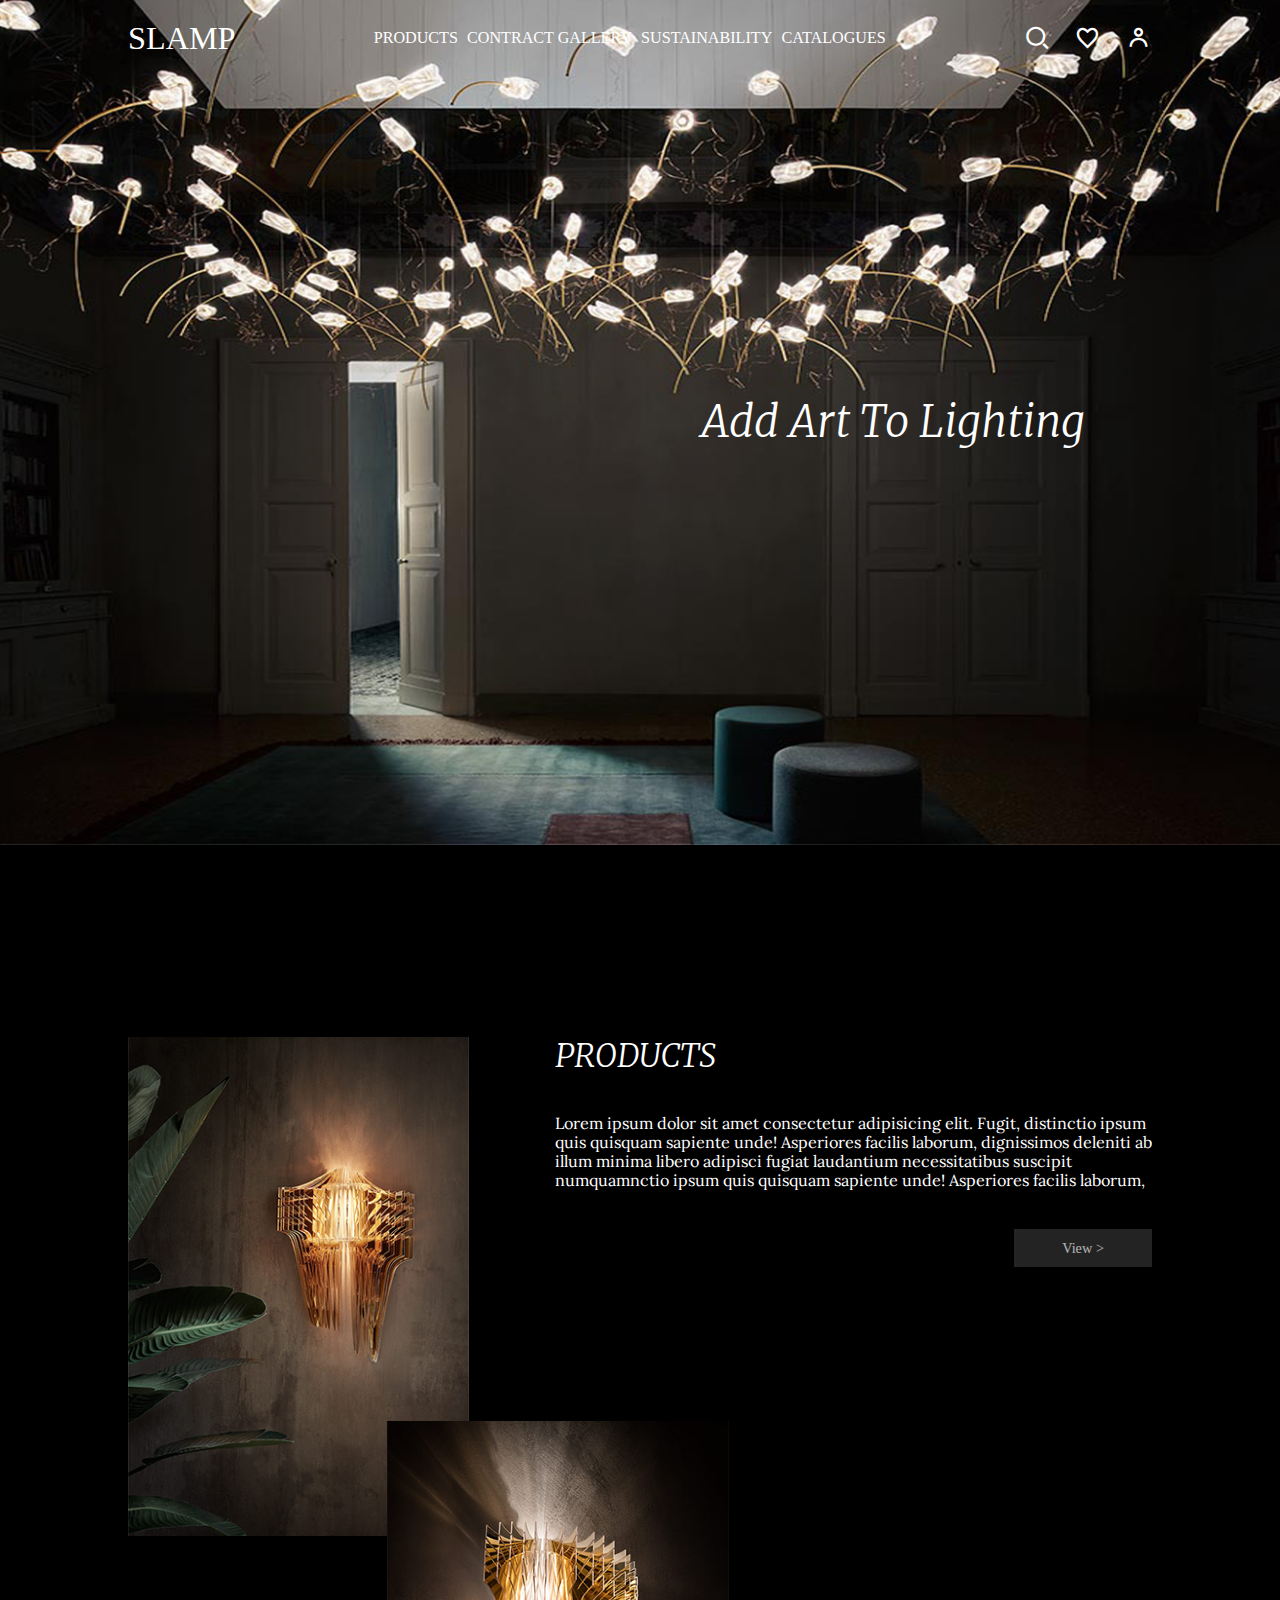
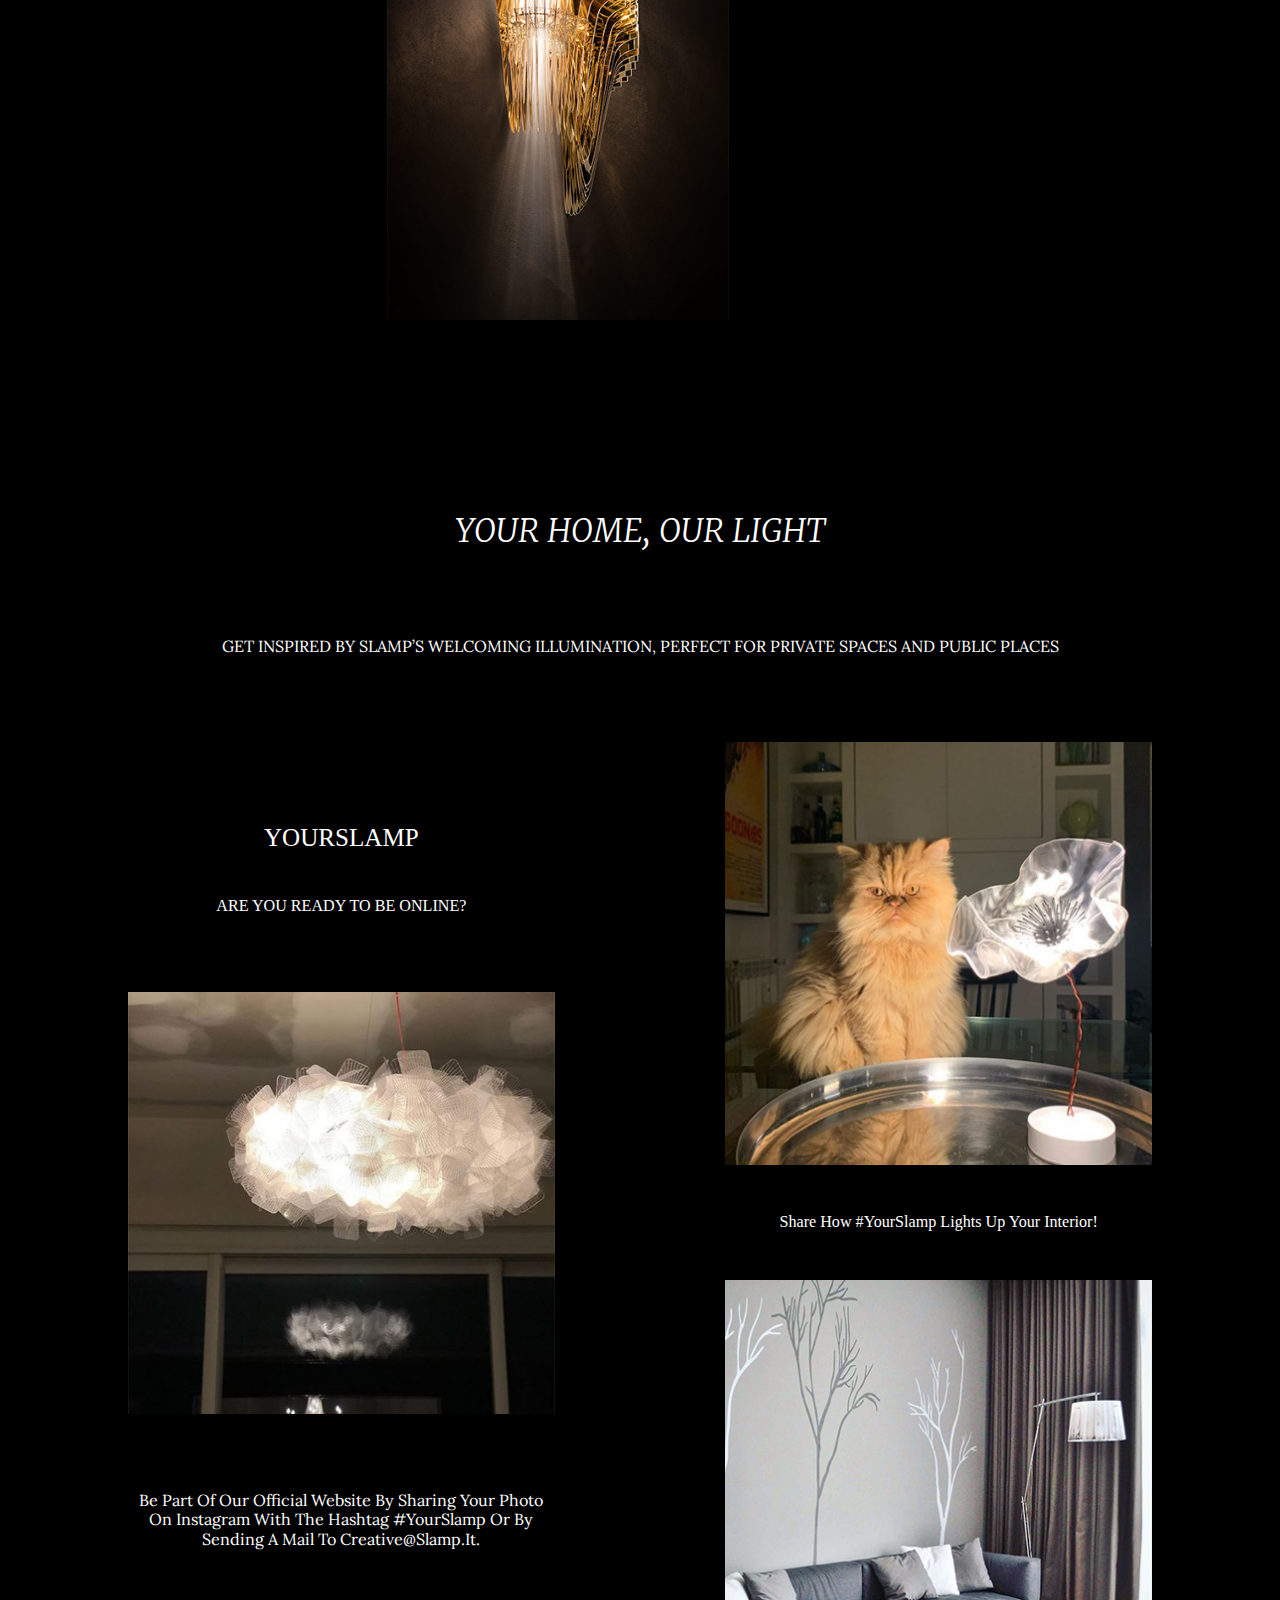
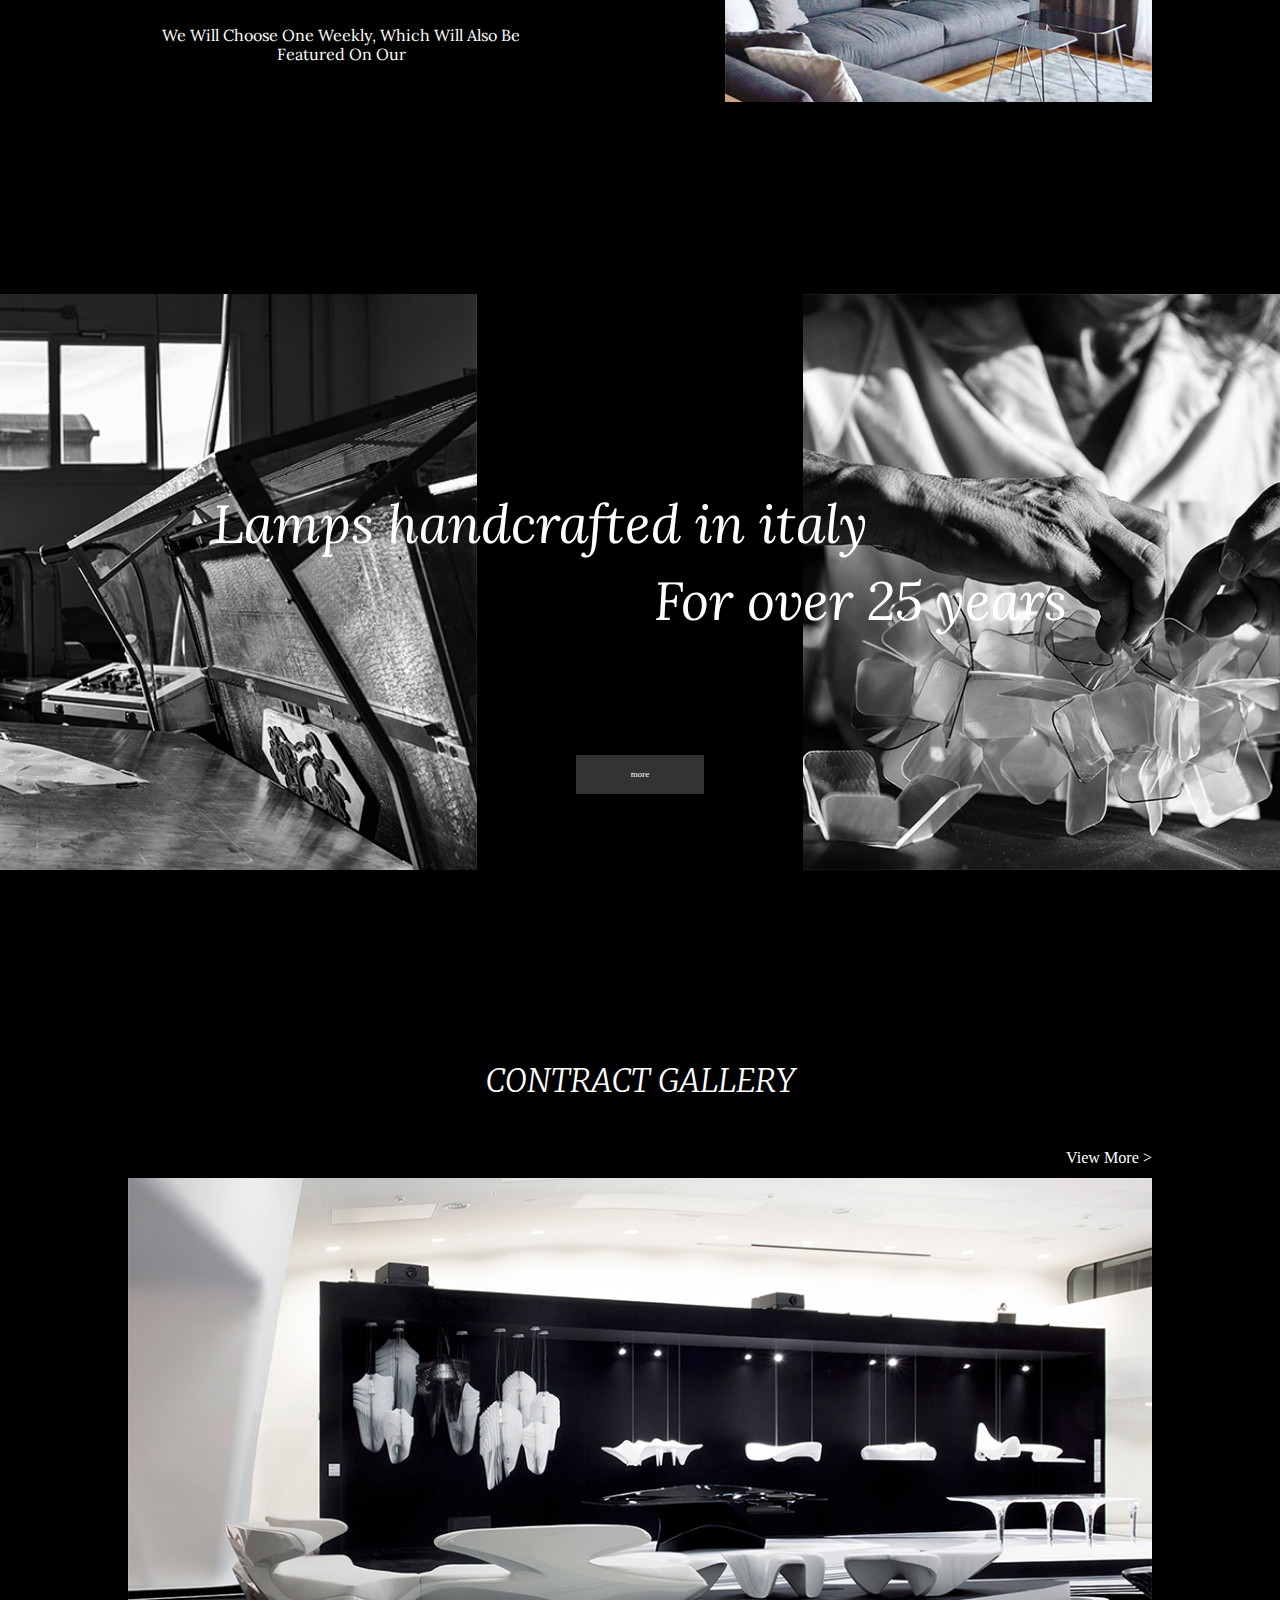
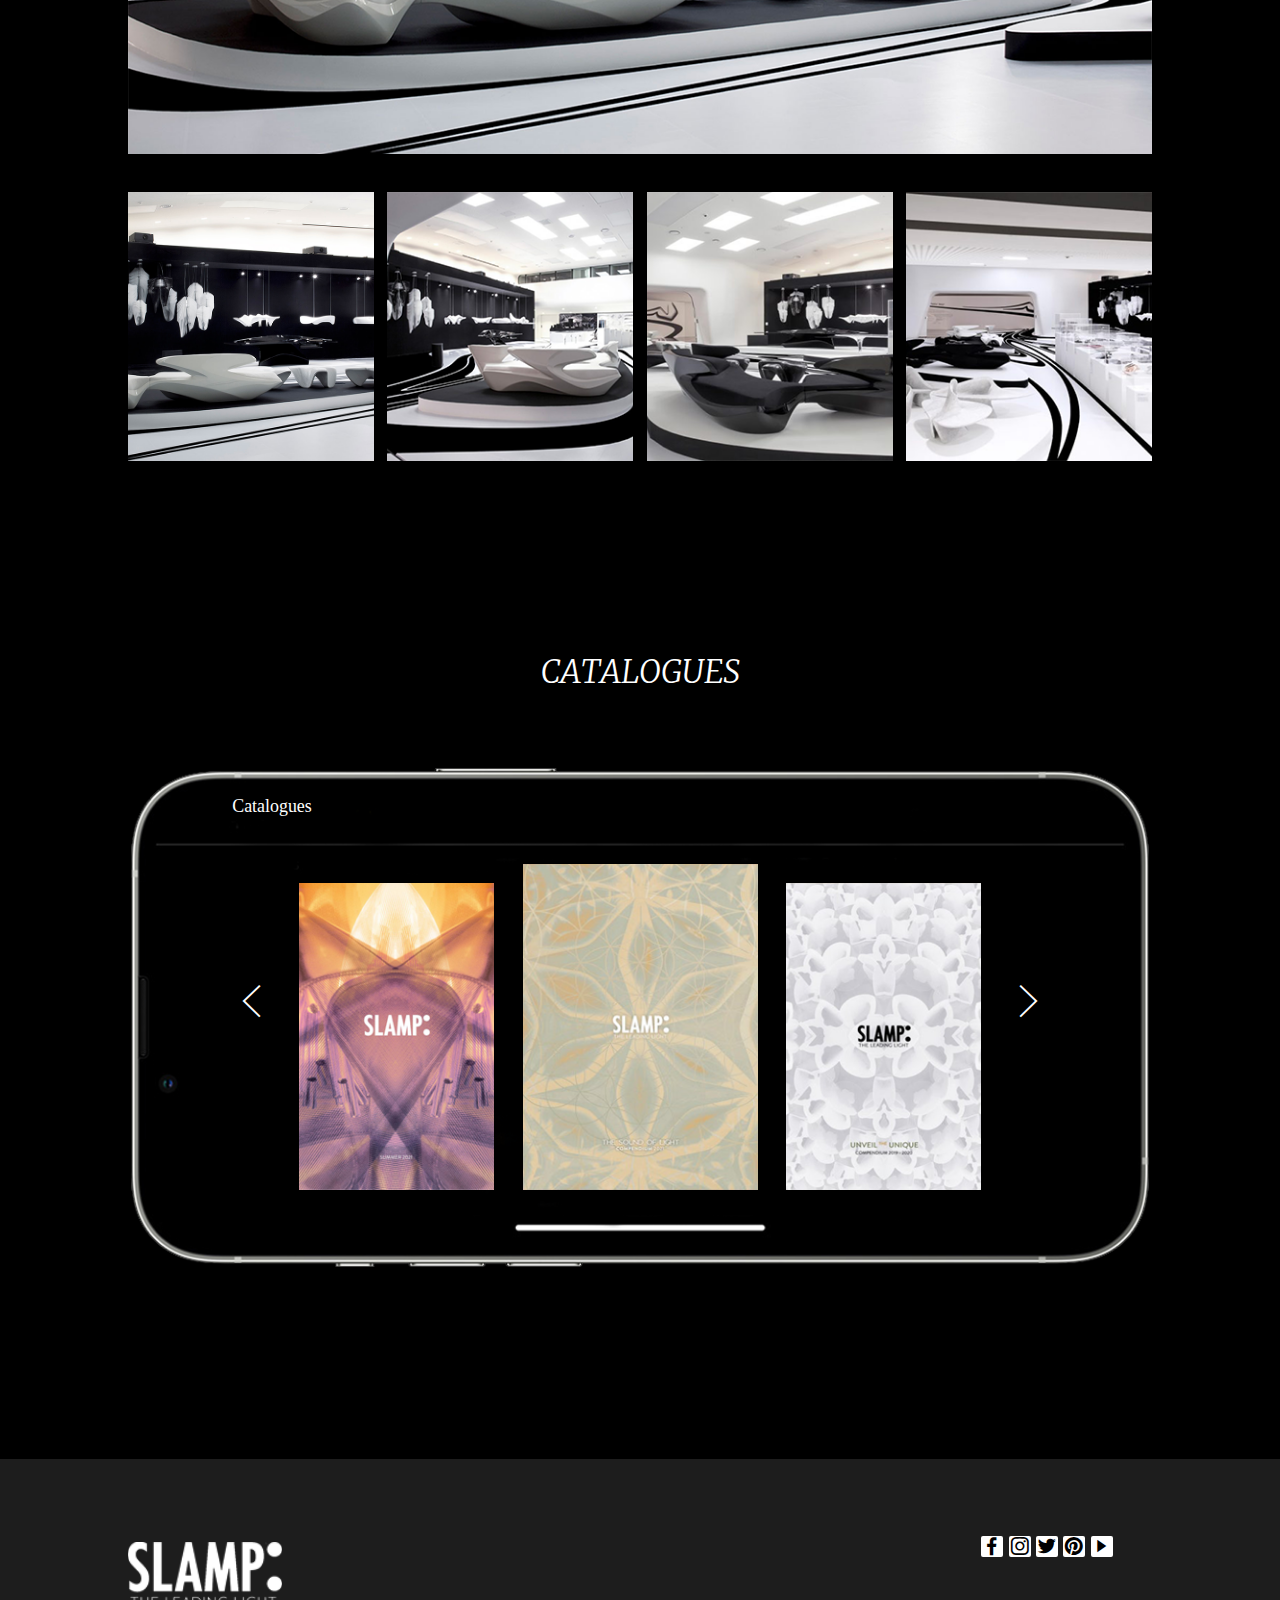
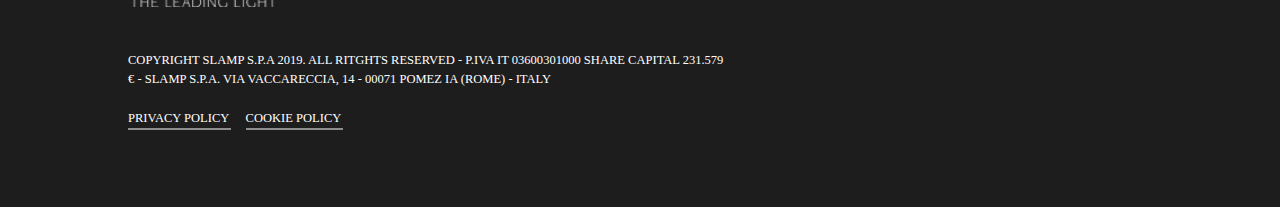
<file: index.html>
<!DOCTYPE html>
<html lang="ko">
<head>
    <meta charset="UTF-8">
    <meta http-equiv="X-UA-Compatible" content="IE=edge">
    <meta name="viewport" content="width=device-width, initial-scale=1.0">
    <meta property="og:image" content="https://leegeon1.github.io/Slamp-portfolio/images/main/Slamp_mainWrap.png">
    <title>SLAMP Main page</title>
    <link rel="stylesheet" href="./css/reset.css">
    <link rel="stylesheet" href="./css/xeicon.min.css">
    <link rel="stylesheet" href="./css/slamp_main.min.css">
    <script src="./js/jquery-1.11.1.min.js"></script>
    <script src="./js/jquery-ui.min.js"></script>
    <script src="./js/jquery.mobile.custom.js"></script>
    <script src="./js/slamp_main.js"></script>
    <script src="./js/common.js"></script>
</head>
<body>
    <!-- 헤더 모듈 -->
    <div class="hdr"></div>
    <div class="mainWrap">
        <main>
            <h2>add art to lighting</h2>
        </main>
    </div>
    <div class="cntWrap">
        <div class="content cnt01">
            <header>
                <h2>products</h2>
                <p>Lorem ipsum dolor sit amet consectetur adipisicing elit. Fugit, distinctio ipsum quis quisquam sapiente unde! Asperiores facilis laborum, dignissimos deleniti ab illum minima libero adipisci fugiat laudantium necessitatibus suscipit numquamnctio ipsum quis quisquam sapiente unde! Asperiores facilis laborum, dignis.</p>
                <div class="btn">view ><a href="./slamp_sub1.html"></a></div>
            </header>
            <section>
                <article>
                    <div class="image i1"></div>
                    <div class="texts"></div>
                </article>
                <article>
                    <div class="image i2"></div>
                    <div class="texts"></div>
                </article>
            </section>
        </div>
    </div>

    <!-- 컨텐츠2 -->
    <div class="cntWrap">
        <div class="content cnt02">
            <header>
                <h2>your home, our light</h2>
                <p>GET INSPIRED BY SLAMP’S WELCOMING ILLUMINATION, PERFECT FOR PRIVATE SPACES AND PUBLIC PLACES</p>
            </header>
            <section>
                <div class="artLeft">
                    <article>
                        <div class="textTop">
                            <h3>YOURSLAMP</h3>
                            <h4>ARE YOU READY TO BE ONLINE?</h4>
                        </div>
                        <div class="image"></div>
                        <div class="textBtm">
                            <p>
                                Be part of our official website by sharing your photo on Instagram with the hashtag #yourSlamp or by sending a mail to creative@slamp.it.</p>
                                <p>We will choose one weekly, which will also be featured on our </p>
                        </div>
                    </article>
                </div>
                <div class="artRight">
                    <article>
                        <div class="image i1"></div>
                        <div class="texts">
                            <h4>Share how #yourSlamp lights up your interior!</h4>
                        </div>
                    </article>
                    <article>
                        <div class="image i2"></div>
                        <div class="texts"></div>
                    </article>
                </div>
            </section>
        </div>
    </div>

    <!-- 배너 -->
    <div class="bnrWrap">
        <div class="banner">
            <div class="images">
                <div class="leftImage">
                    <div class="image">
                        <div class="ovrLeft"></div>
                    </div>
                </div>
                <div class="rightImage">
                    <div class="image">
                        <div class="ovrRight"></div>
                    </div>
                </div>
            </div>
            <div class="texts">
                <h2>Lamps handcrafted in italy </h2>
                <h2>For over 25 years</h2>
            </div>
            <div class="btn">more</div>
        </div>
    </div>


    <!-- 컨텐츠3 -->
    <div class="cntWrap">
        <div class="content cnt03">
            <header>
                <h2>CONTRACT GALLERY</h2>
                <div class="btn">view more ><a href="./slamp_sub2.html"></a></div>
            </header>
            <section>
                <div class="artView">
                    <div class="image i1"></div>
                    <div class="image i2"></div>
                    <div class="image i3"></div>
                    <div class="image i4"></div>
                </div>
                <div class="artGroup">
                    <article>
                        <div class="image i1"></div>
                    </article>
                    <article>
                        <div class="image i2"></div>
                    </article>
                    <article>
                        <div class="image i3"></div>
                    </article>
                    <article>
                        <div class="image i4"></div>
                    </article>
                </div>
            </section>
        </div>
    </div>

    <!-- 컨텐츠4 -->
    <div class="cntWrap">
        <div class="content cnt04">
            <header>
                <h2>catalogues<a href="./slamp_sub4.html"></a></h2>
            </header>
            <section>
                <div class="text">catalogues</div>
                <div class="artView">
                    <div class="artGroup">
                        <article>
                            <div class="image i1"></div>
                        </article>
                        <article>
                            <div class="image i2"></div>
                        </article>
                        <article>
                            <div class="image i3"></div>
                        </article>
                        <article>
                            <div class="image i4"></div>
                        </article>
                        <article>
                            <div class="image i5"></div>
                        </article>
                    </div>
                </div>
                <div class="btns">
                    <div class="btn"><i class="xi-angle-left-thin"></i></div>
                    <div class="btn"><i class="xi-angle-right-thin"></i></div>
                </div>
            </section>
        </div>
    </div>
    <div class="ftr"></div>
</body>
</html>
</file>
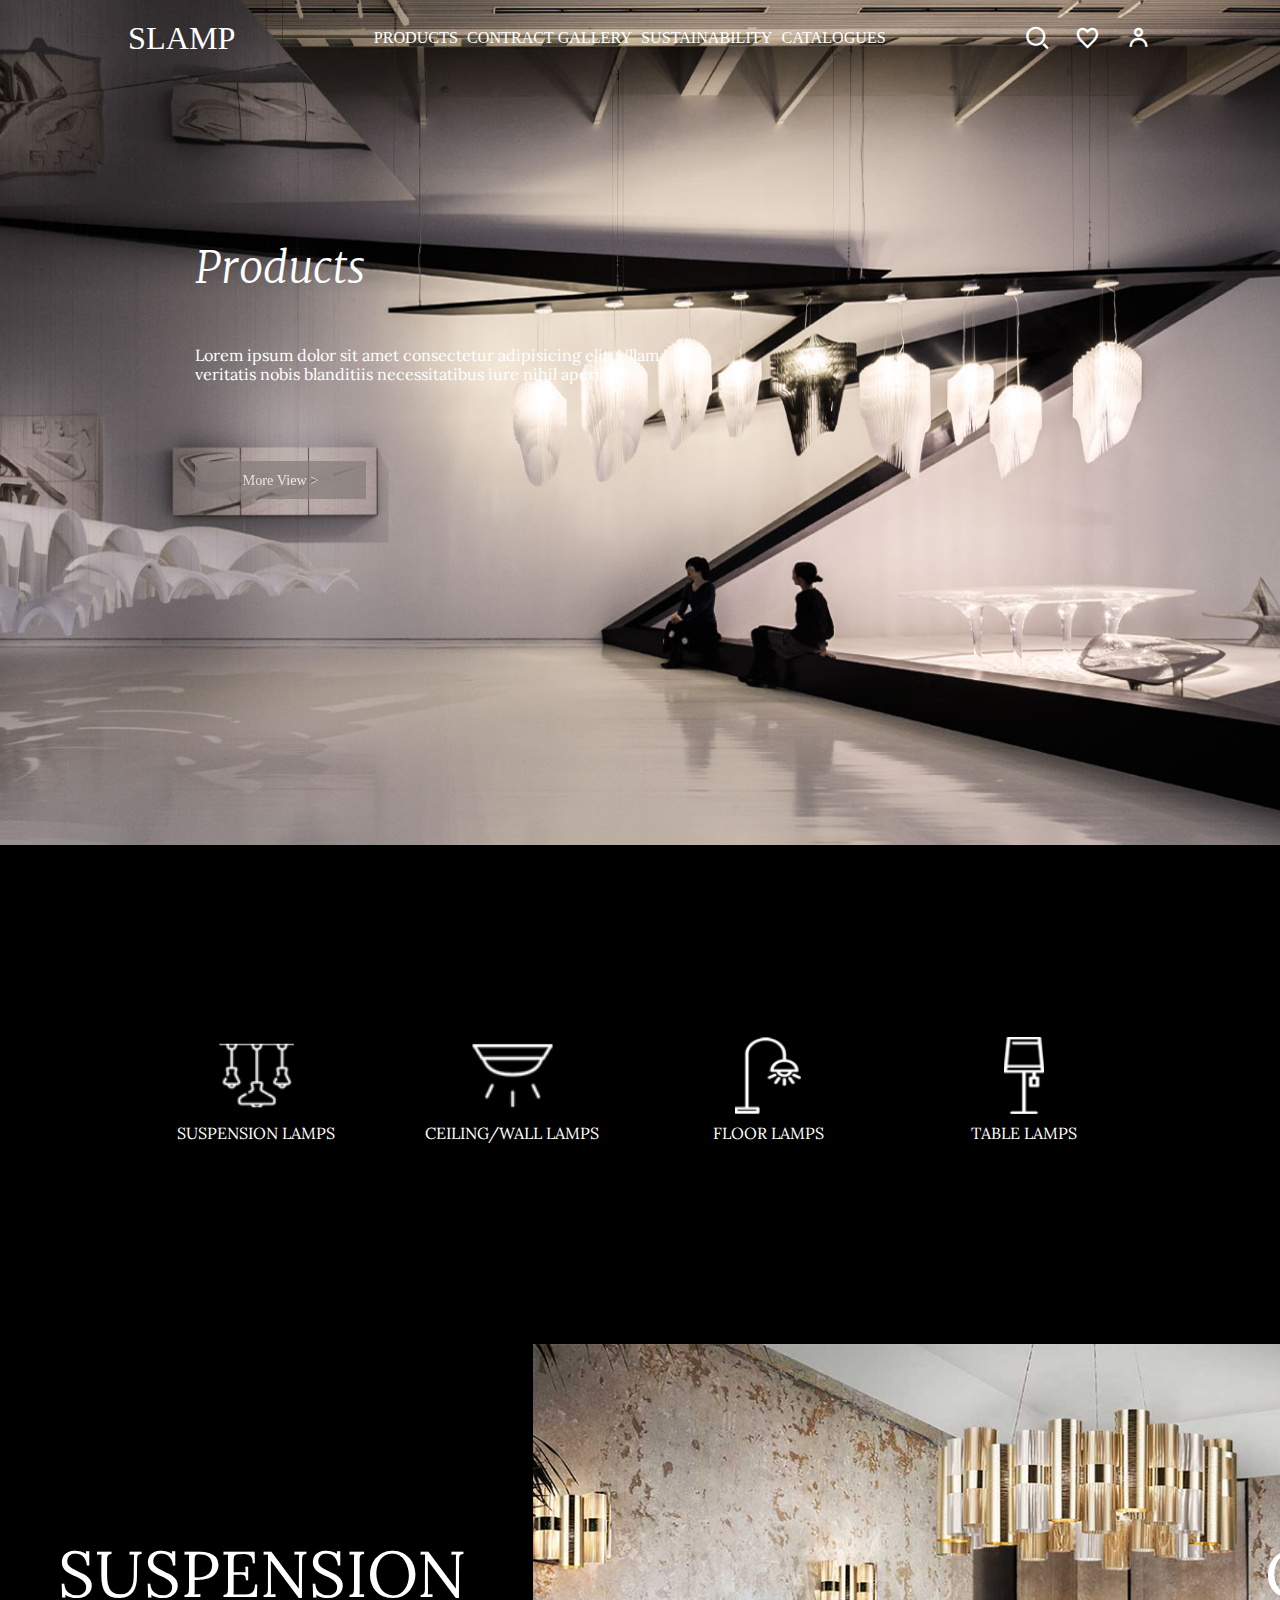
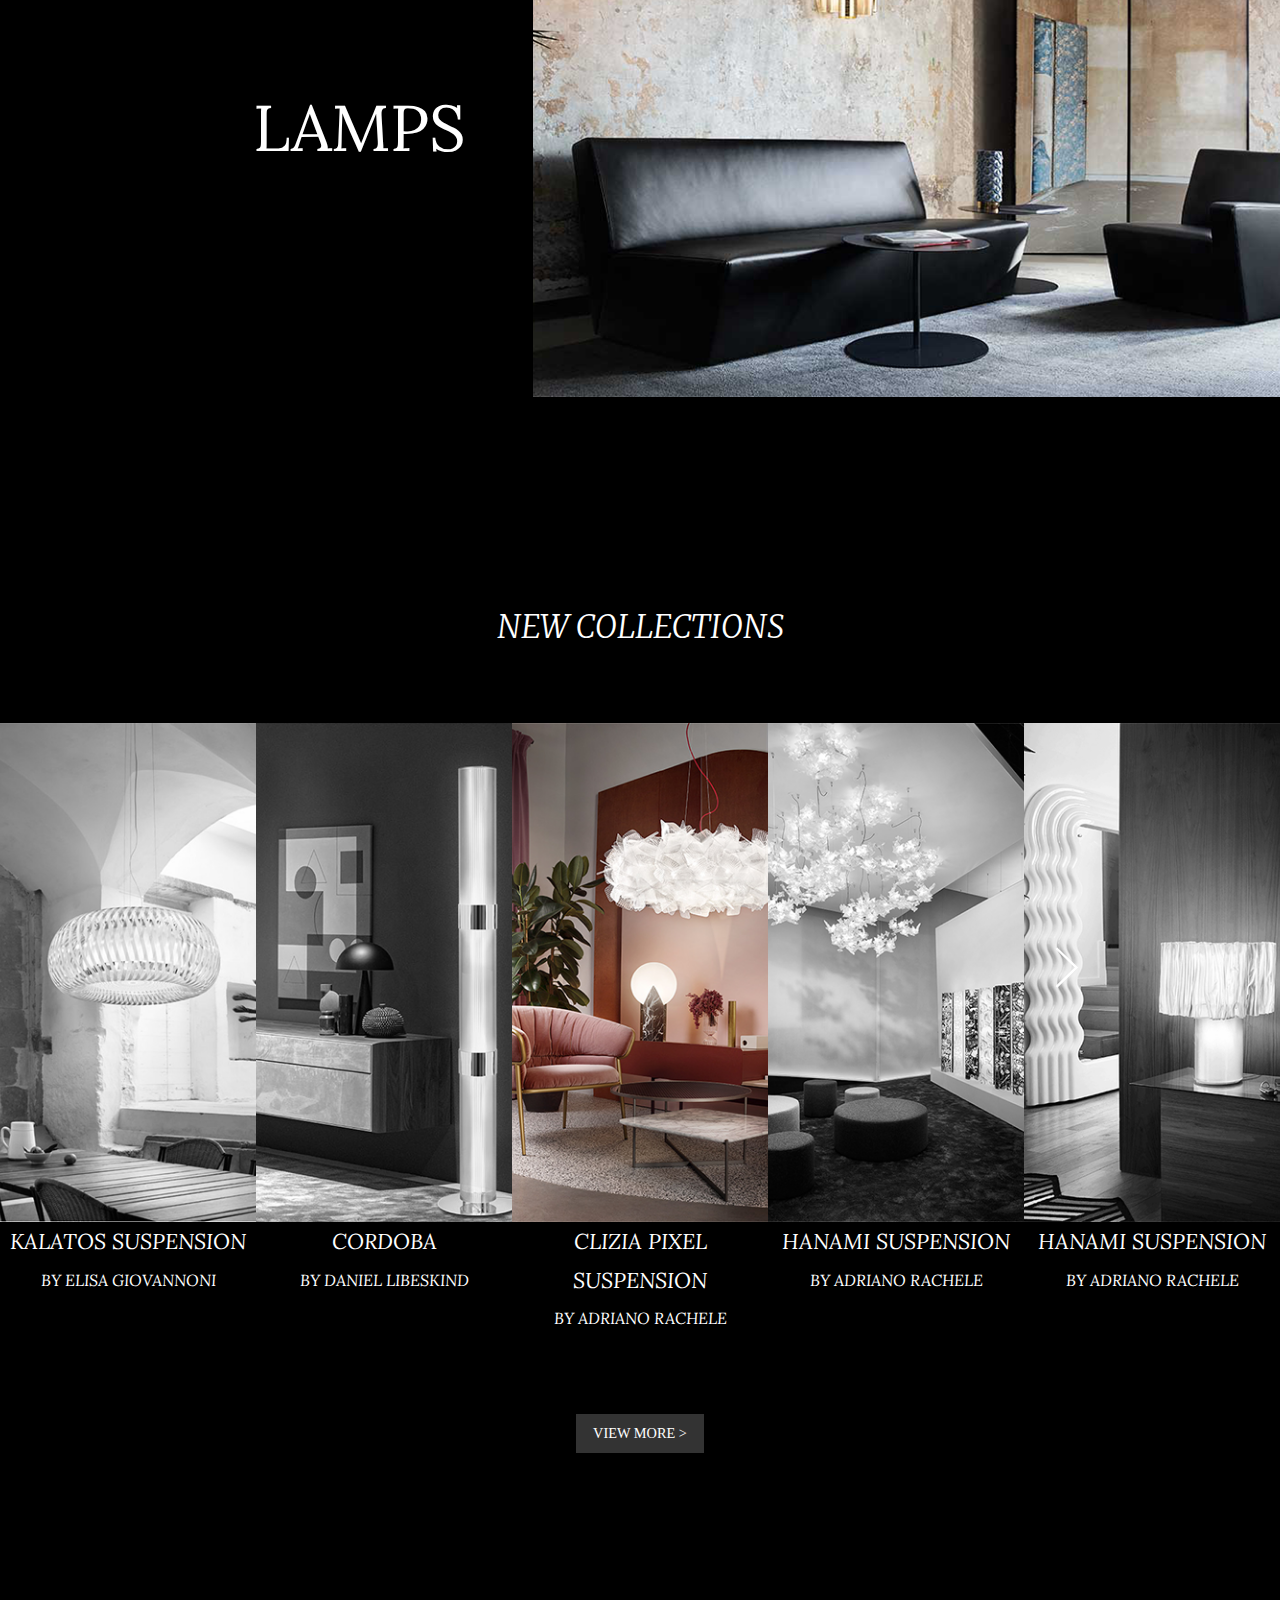
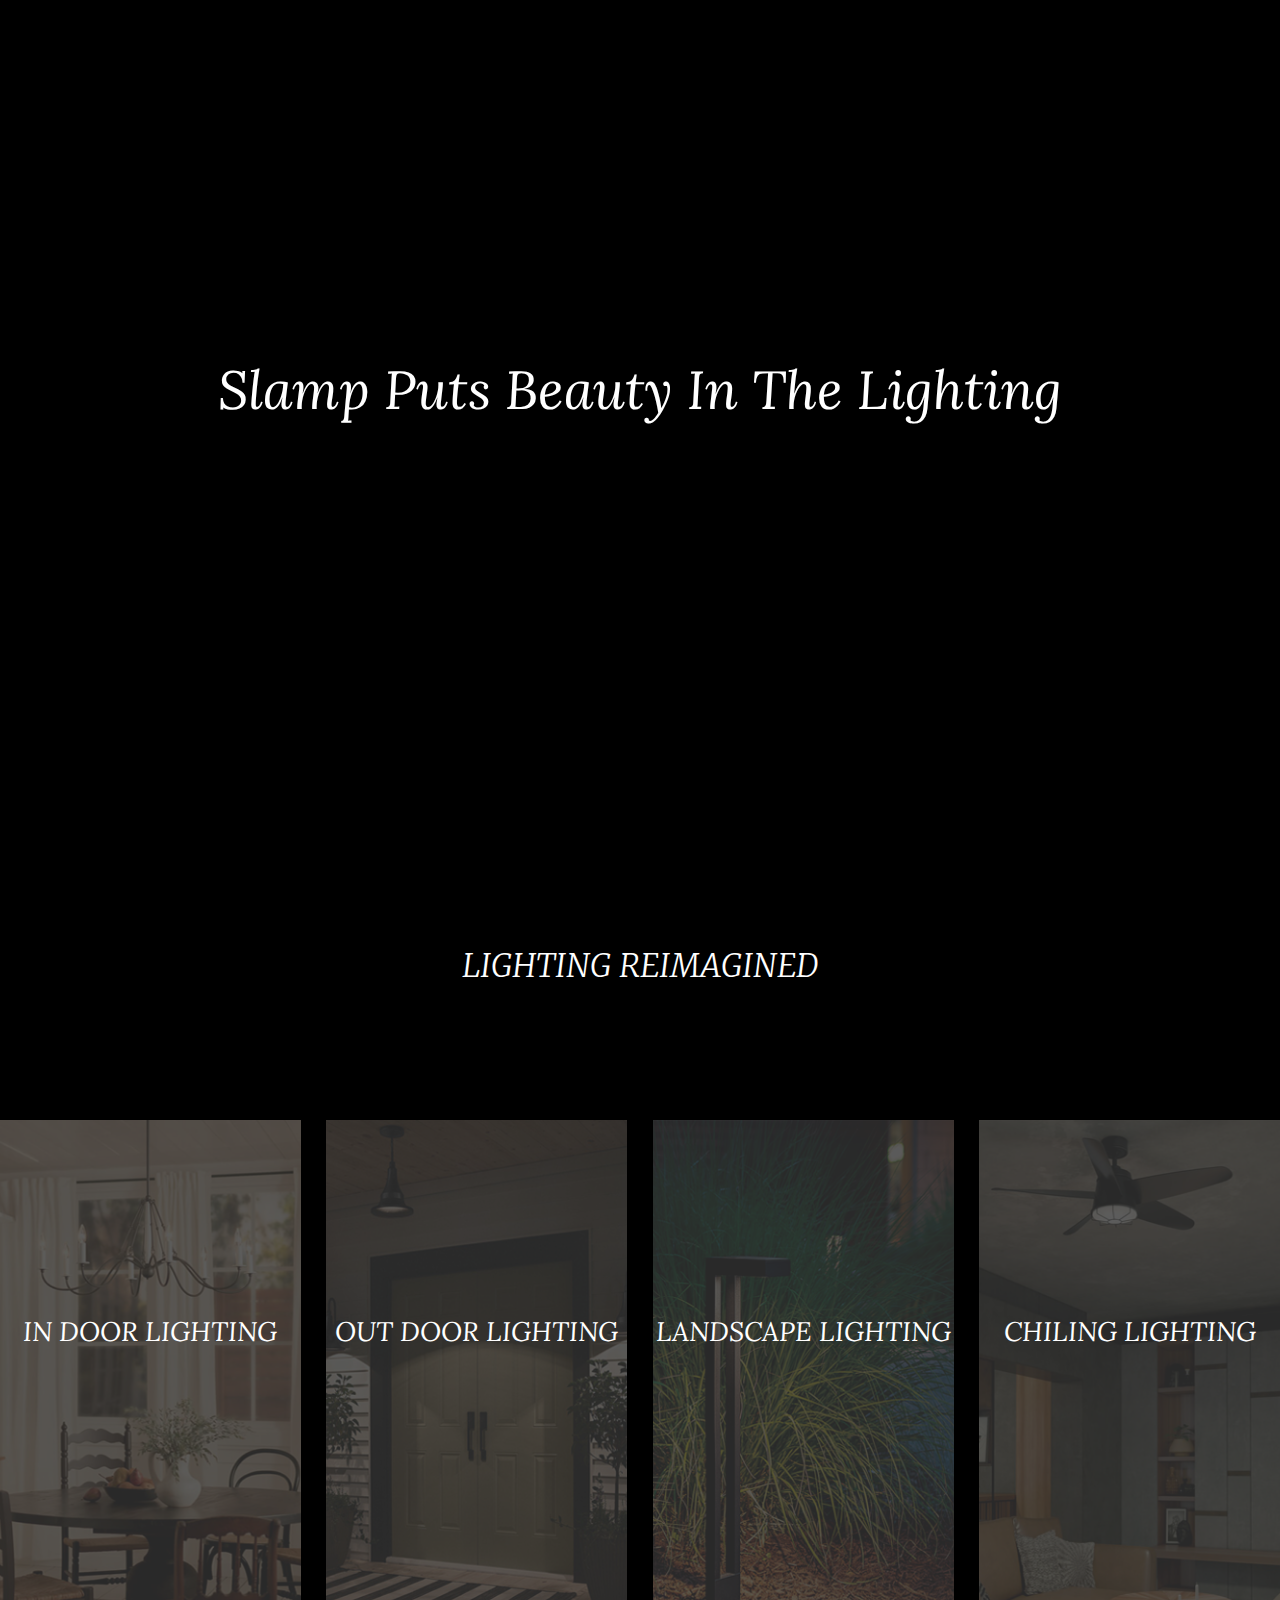
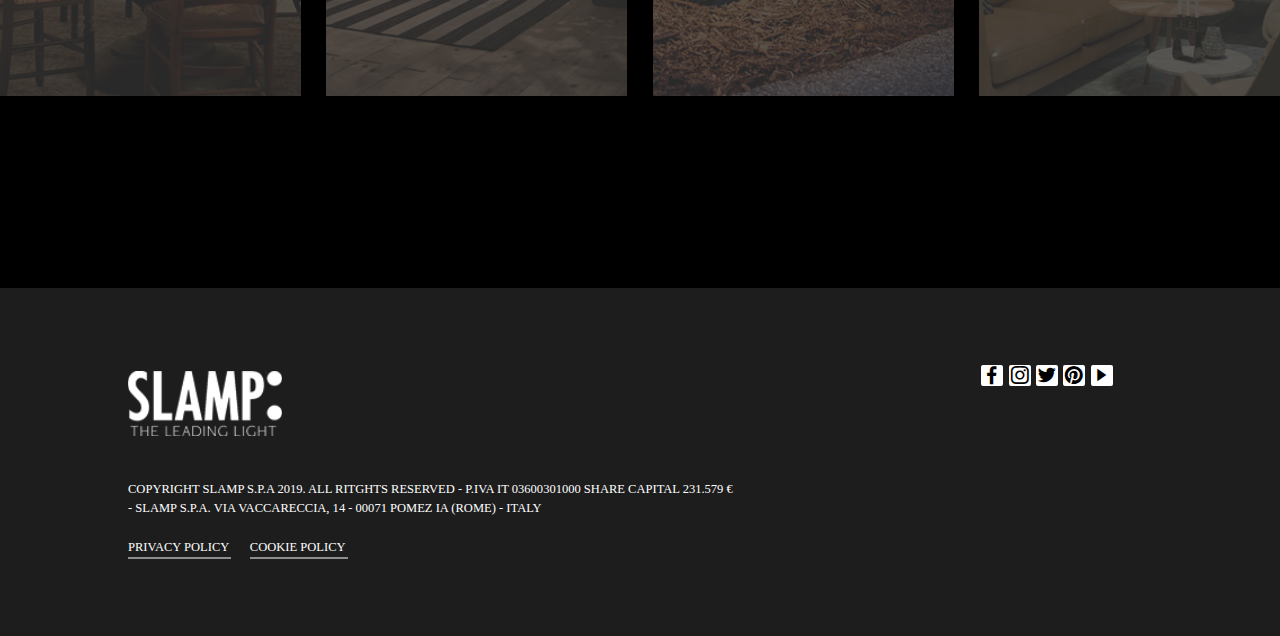
<file: slamp_sub1.html>
<!DOCTYPE html>
<html lang="ko">
<head>
    <meta charset="UTF-8">
    <meta http-equiv="X-UA-Compatible" content="IE=edge">
    <meta name="viewport" content="width=device-width, initial-scale=1.0">
    <title>PRODUCTS</title>
    <link rel="stylesheet" href="./css/reset.css">
    <link rel="stylesheet" href="./css/xeicon.min.css">
    <link rel="stylesheet" href="./css/slamp_sub1.min.css">
    <script src="./js/jquery-3.6.0.min.js"></script>
    <script src="./js/slamp_sub1.js"></script>
    <script src="./js/common.js"></script>
</head>
<body>
    <!-- 헤더 모듈 -->
    <div class="hdr"></div>
    <div class="mainWrap">
        <main>
            <h2>products</h2>
            <p>Lorem ipsum dolor sit amet consectetur adipisicing elit. Ullam veritatis nobis blanditiis necessitatibus iure nihil aperiam exercitationem, mollitia dolorum minima odio repellat, veniam vitae suscipit fuga inventore, non impedit architecto!</p>
            <div class="btn">more view ></div>
        </main>
    </div>
    <div class="bnrWrap">
        <div class="banner bnr01">
            <div class="icon">
                <div class="image i1"></div>
                <h4>SUSPENSION LAMPS</h4>
            </div>
            <div class="icon">
                <div class="image i2"></div>
                <h4>CEILING/WALL LAMPS</h4>
            </div>
            <div class="icon">
                <div class="image i3"></div>
                <h4>FLOOR LAMPS</h4>
            </div>
            <div class="icon">
                <div class="image i4"></div>
                <h4>TABLE LAMPS</h4>
            </div>
        </div>
    </div>
    <div class="bnrWrap">
        <div class="banner bnr02">
            <div class="bnrTeam">
                <div class="bnrGroup">
                    <div class="image i1"></div>
                    <div class="texts">
                        <h2>suspension</h2>
                        <h2>lamps</h2>
                    </div>
                </div>
                <div class="bnrGroup">
                    <div class="image i2"></div>
                    <div class="texts">
                        <h2>CEILING/WALL</h2>
                        <h2>LAMPS</h2>
                    </div>
                </div>
                <div class="bnrGroup">
                    <div class="image i3"></div>
                    <div class="texts">
                        <h2>FLOOR</h2>
                        <h2>lamps</h2>
                    </div>
                </div>
                <div class="bnrGroup">
                    <div class="image i4"></div>
                    <div class="texts">
                        <h2>TABLE</h2>
                        <h2>lamps</h2>
                    </div>
                </div>
            </div>
        </div>
    </div>
    <div class="cntWrap">
        <div class="content cnt01">
            <header>
                <h2>NEW COLLECTIONS</h2>
            </header>
            <section>
                <div class="artView">
                    <div class="artGroup">
                        <div class="article">
                            <div class="image i10"></div>
                            <div class="texts">
                                <h3>IDEA WALL</h3>
                                <h4>BY MARCANTONIO</h4>
                            </div>
                        </div>
                        <div class="article">
                            <div class="image i1"></div>
                            <div class="texts">
                                <h3>KALATOS SUSPENSION</h3>
                                <h4>BY ELISA GIOVANNONI</h4>
                            </div>
                        </div>
                        <div class="article">
                            <div class="image i2"></div>
                            <div class="texts">
                                <h3>CORDOBA</h3>
                                <h4>BY DANIEL LIBESKIND</h4>
                            </div>
                        </div>
                        <div class="article">
                            <div class="image i3"></div>
                            <div class="texts">
                                <h3>CLIZIA PIXEL SUSPENSION</h3>
                                <h4>BY ADRIANO RACHELE</h4>
                            </div>
                        </div>
                        <div class="article">
                            <div class="image i4"></div>
                            <div class="texts">
                                <h3>HANAMI SUSPENSION</h3>
                                <h4>BY ADRIANO RACHELE</h4>
                            </div>
                        </div>
                        <div class="article">
                            <div class="image i5"></div>
                            <div class="texts">
                                <h3>HANAMI SUSPENSION</h3>
                                <h4>BY ADRIANO RACHELE</h4>
                            </div>
                        </div>
                        <div class="article">
                            <div class="image i6"></div>
                            <div class="texts">
                                <h3>LA LOLLO FLOOR</h3>
                                <h4>BY LORENZA BOZZOLI</h4>
                            </div>
                        </div>
                        <div class="article">
                            <div class="image i7"></div>
                            <div class="texts">
                                <h3>LA VIE</h3>
                                <h4>CEILING/WALL</h4>
                            </div>
                        </div>
                        <div class="article">
                            <div class="image i8"></div>
                            <div class="texts">
                                <h3>LAFLEUR APPLIQUE</h3>
                                <h4>DESIGN BY MARC SADLER</h4>
                            </div>
                        </div>
                        <div class="article">
                            <div class="image i9"></div>
                            <div class="texts">
                                <h3>LIZA TABLE</h3>
                                <h4>BY ELISA GIOVANNONI</h4>
                            </div>
                        </div>
                    </div>
                </div>
                <div class="btn"><i class="xi-angle-right-thin"></i></div>
                <div class="txtbtn">view more ></div>
            </section>
        </div>
    </div>
    <div class="bnrWrap">
        <div class="banner bnr03">
            <h2>Slamp puts beauty in the lighting</h2>
        </div>
    </div>
    <div class="cntWrap">
        <div class="content cnt02">
            <header>
                <h2>LIGHTING REIMAGINED</h2>
            </header>
            <section>
                <article>
                    <div class="image i1"></div>
                    <div class="texts">
                        <h3>IN DOOR LIGHTING</h3>
                    </div>
                </article>
                <article>
                    <div class="image i2"></div>
                    <div class="texts">
                        <h3>OUT DOOR LIGHTING</h3>
                    </div>
                </article>
                <article>
                    <div class="image i3"></div>
                    <div class="texts">
                        <h3>LANDSCAPE LIGHTING</h3>
                    </div>
                </article>
                <article>
                    <div class="image i4"></div>
                    <div class="texts">
                        <h3>CHILING LIGHTING</h3>
                    </div>
                </article>
            </section>
        </div>
    </div>
    <!-- 푸터 모듈 -->
    <div class="ftr"></div>
</body>
</html>
</file>
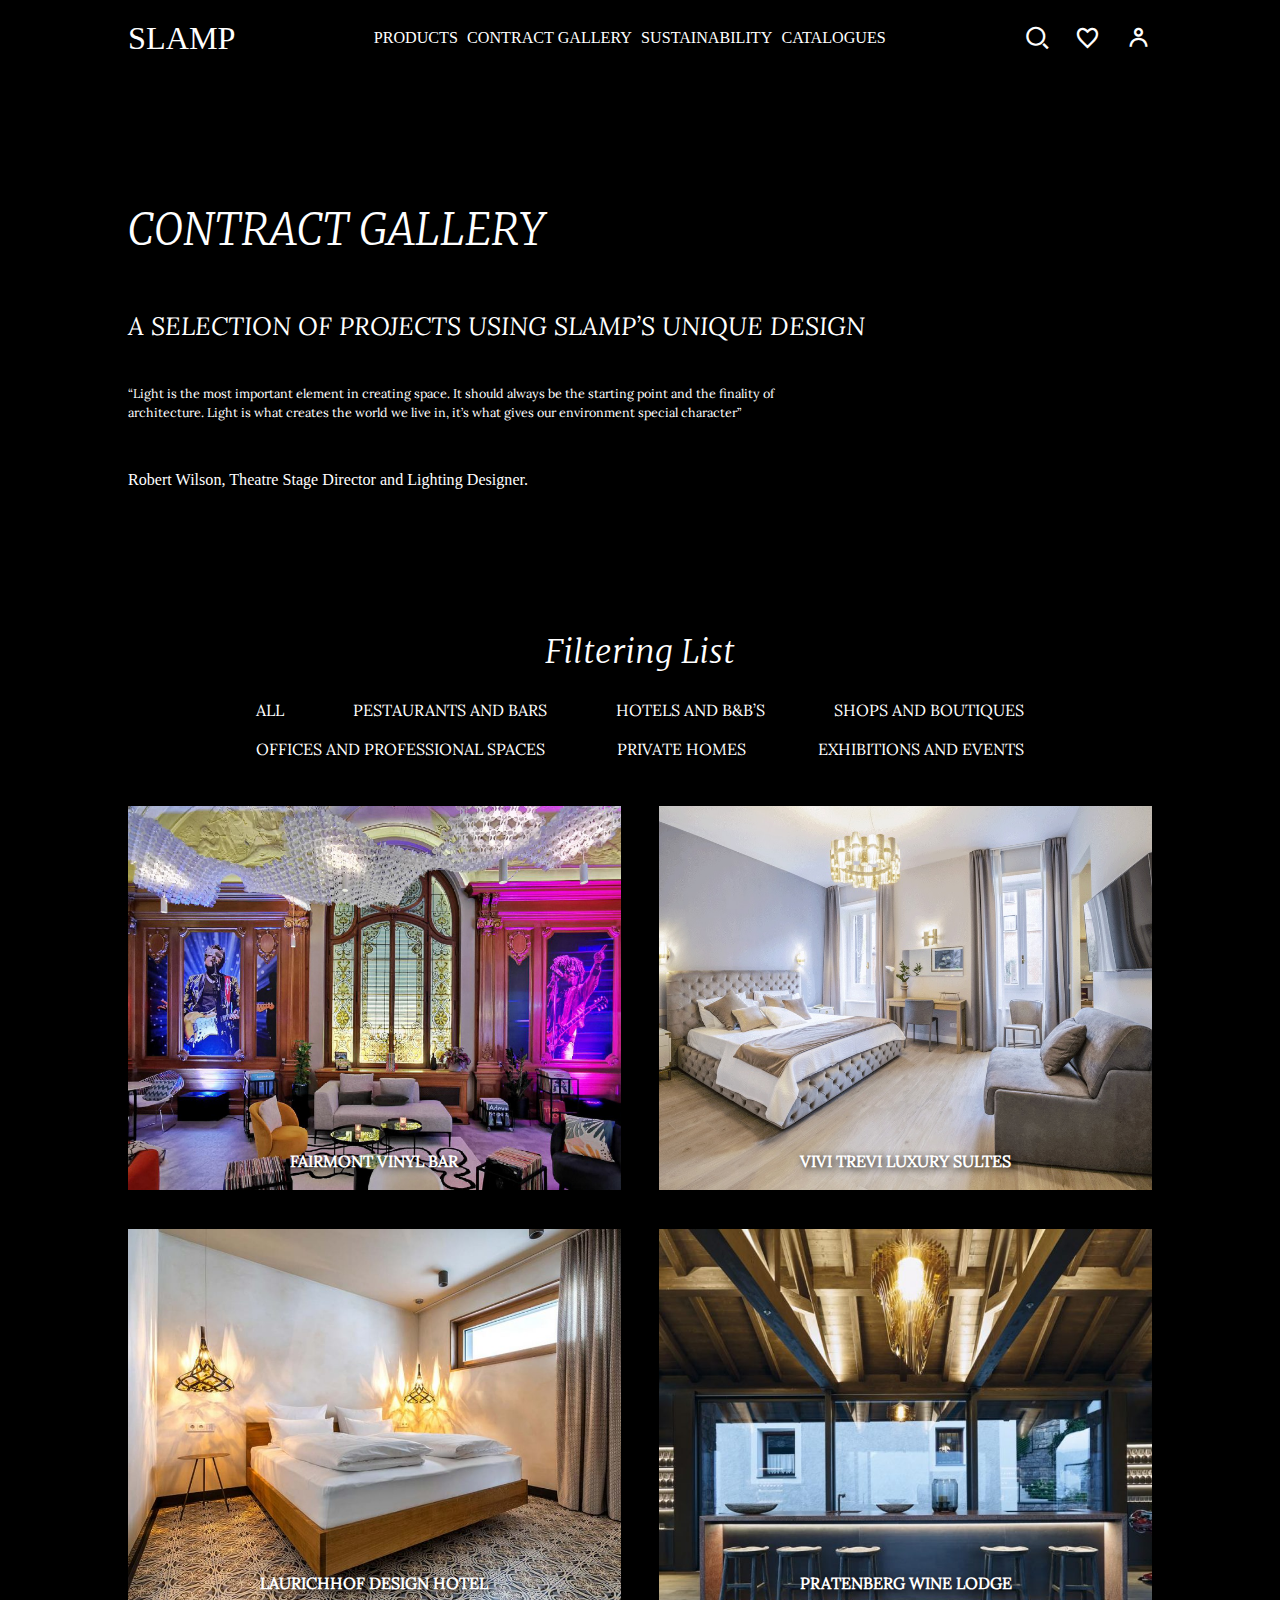
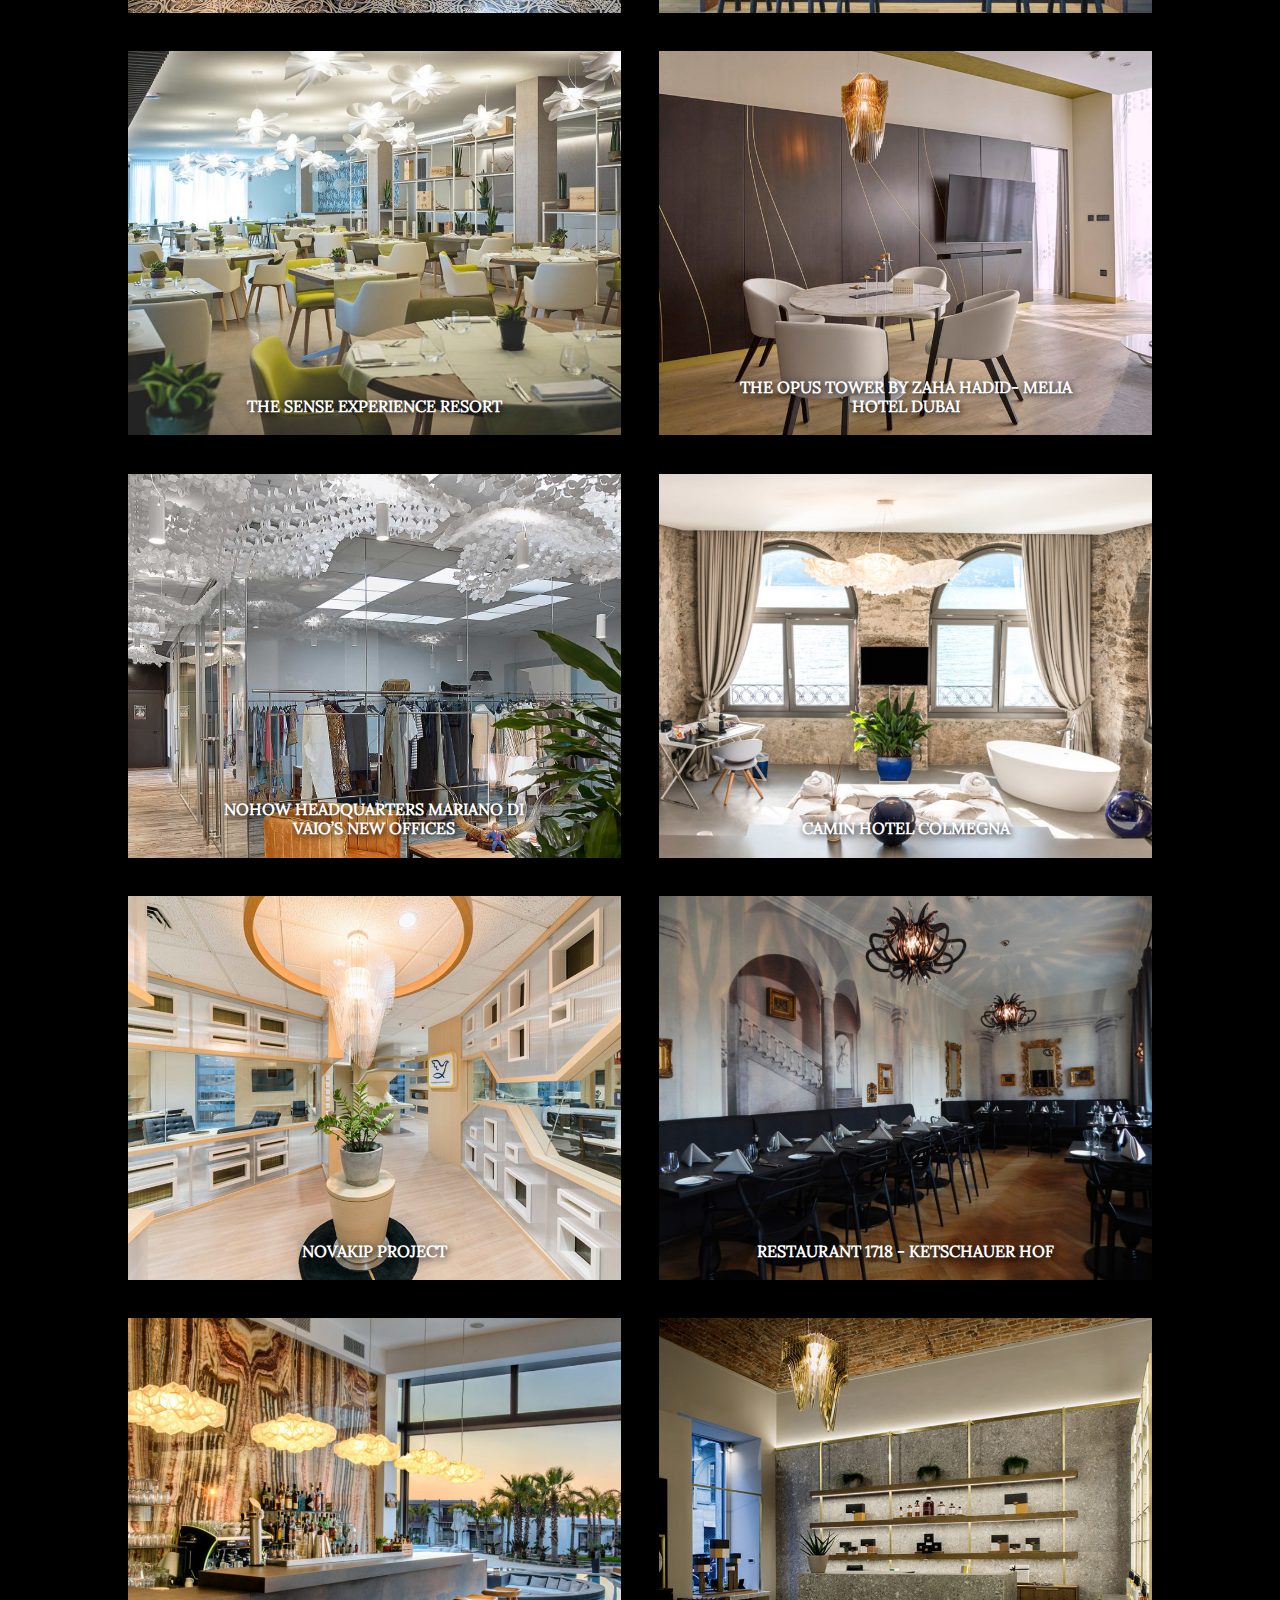
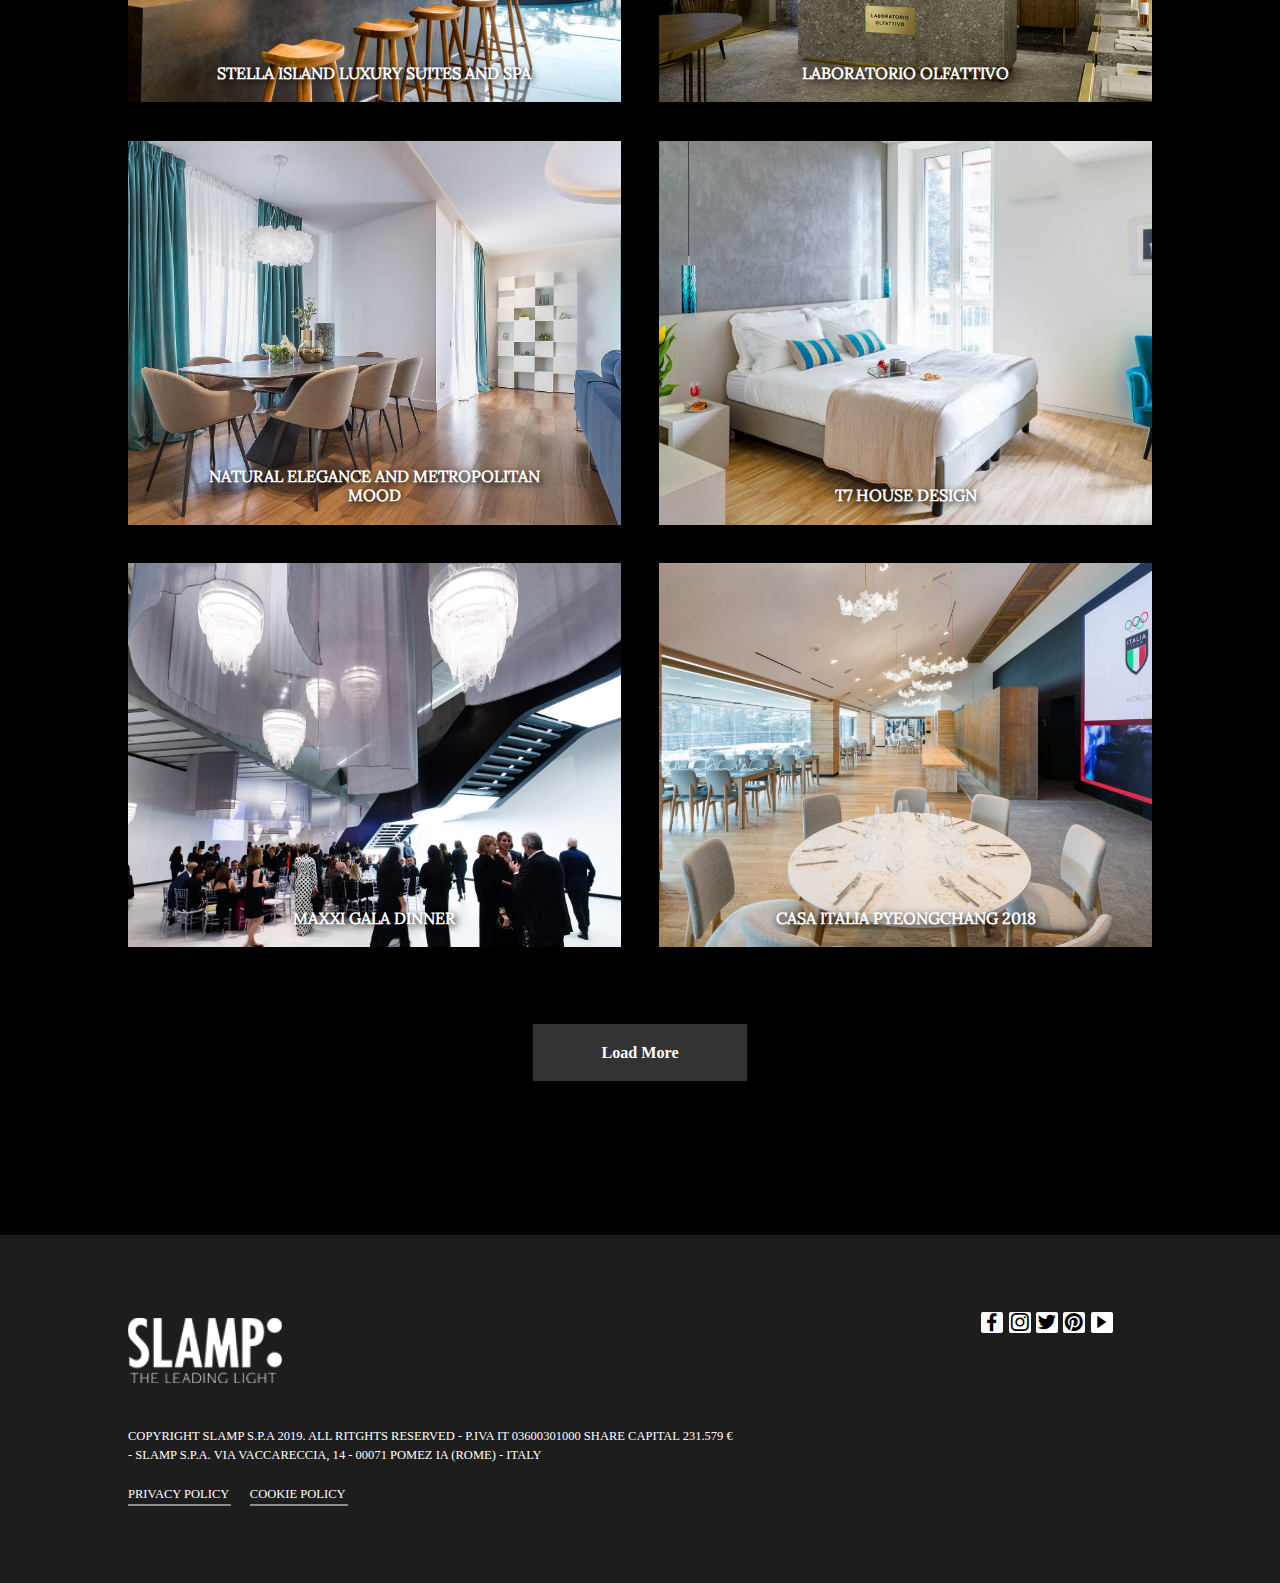
<file: slamp_sub2.html>
<!DOCTYPE html>
<html lang="ko">
<head>
    <meta charset="UTF-8">
    <meta http-equiv="X-UA-Compatible" content="IE=edge">
    <meta name="viewport" content="width=device-width, initial-scale=1.0">
    <title>CONTRACT GALLERY</title>
    <link rel="stylesheet" href="./css/reset.css">
    <link rel="stylesheet" href="./css/xeicon.min.css">
    <link rel="stylesheet" href="./css/slamp_sub2.min.css">
    <script src="./js/jquery-3.6.0.min.js"></script>
    <script src="./js/slamp_sub2.js"></script>
    <script src="./js/common.js"></script>
</head>
<body>
    <!-- 헤더 모듈 -->
    <div class="hdr"></div>
    <div class="mainWrap">
        <main>
            <h2>CONTRACT GALLERY</h2>
            <h3>A SELECTION OF PROJECTS USING SLAMP’S UNIQUE DESIGN</h3>
            <p>“Light is the most important element in creating space. It should always be the starting point and the finality of architecture. Light is what creates the world we live in, it’s what gives our environment special character”</p>
            <h4>Robert Wilson, Theatre Stage Director and Lighting Designer.</h4>
        </main>
    </div>
    <div class="cntWrap">
        <div class="content">
            <header>
                <h2>Filtering List</h2>
                <ul>
                    <li data-num="1">ALL</li>
                    <li data-num="2">PESTAURANTS AND BARS</li>
                    <li data-num="3">HOTELS AND B&B’S </li>
                    <li data-num="4">SHOPS AND BOUTIQUES</li>
                    <li data-num="5">OFFICES AND PROFESSIONAL SPACES</li>
                    <li data-num="6">PRIVATE HOMES</li>
                    <li data-num="7">EXHIBITIONS AND EVENTS</li>
                </ul>
            </header>
            <section>
                <div class="artGroup">
                    <article class="num1">
                        <div class="image i1"></div>
                        <div class="texts">
                            <h3>FAIRMONT VINYL BAR</h3>
                        </div>
                    </article>
                    <article class="num2">
                        <div class="image i2"></div>
                        <div class="texts">
                            <h3>VIVI TREVI LUXURY SULTES</h3>
                        </div>
                    </article>
                    <article class="num2">
                        <div class="image i3"></div>
                        <div class="texts">
                            <h3>LAURICHHOF DESIGN HOTEL</h3>
                        </div>
                    </article>
                    <article class="num1">
                        <div class="image i4"></div>
                        <div class="texts">
                            <h3>PRATENBERG WINE LODGE</h3>
                        </div>
                    </article>
                    <article class="num2">
                        <div class="image i5"></div>
                        <div class="texts">
                            <h3>THE SENSE EXPERIENCE RESORT</h3>
                        </div>
                    </article>
                    <article class="num2">
                        <div class="image i6"></div>
                        <div class="texts">
                            <h3>The Opus Tower by Zaha Hadid- Melia Hotel Dubai</h3>
                        </div>
                    </article>
                    <article class="num4">
                        <div class="image i7"></div>
                        <div class="texts">
                            <h3>Nohow Headquarters Mariano di Vaio’s new offices</h3>
                        </div>
                    </article>
                    <article class="num2">
                        <div class="image i8"></div>
                        <div class="texts">
                            <h3>Camin Hotel Colmegna</h3>
                        </div>
                    </article>
                    <article class="num4">
                        <div class="image i9"></div>
                        <div class="texts">
                            <h3>Novakip Project</h3>
                        </div>
                    </article>
                    <article class="num1">
                        <div class="image i10"></div>
                        <div class="texts">
                            <h3>Restaurant 1718 - Ketschauer Hof</h3>
                        </div>
                    </article>
                    <article class="num1">
                        <div class="image i11"></div>
                        <div class="texts">
                            <h3>Stella Island Luxury Suites and Spa</h3>
                        </div>
                    </article>
                    <article class="num3">
                        <div class="image i12"></div>
                        <div class="texts">
                            <h3>LABORATORIO OLFATTIVO</h3>
                        </div>
                    </article>
                    <article class="num5">
                        <div class="image i13"></div>
                        <div class="texts">
                            <h3>NATURAL ELEGANCE AND METROPOLITAN MOOD</h3>
                        </div>
                    </article>
                    <article class="num5">
                        <div class="image i14"></div>
                        <div class="texts">
                            <h3>T7 House Design</h3>
                        </div>
                    </article>
                    <article class="num6">
                        <div class="image i15"></div>
                        <div class="texts">
                            <h3>MAXXI gala dinner</h3>
                        </div>
                    </article>
                    <article class="num6">
                        <div class="image i16"></div>
                        <div class="texts">
                            <h3>Casa Italia Pyeongchang 2018</h3>
                        </div>
                    </article>
                </div>
                <div class="btn">load more</div>
            </section>
        </div>
    </div>
    <!-- 푸터 모듈 -->
    <div class="ftr"></div>
</body>
</html>
</file>
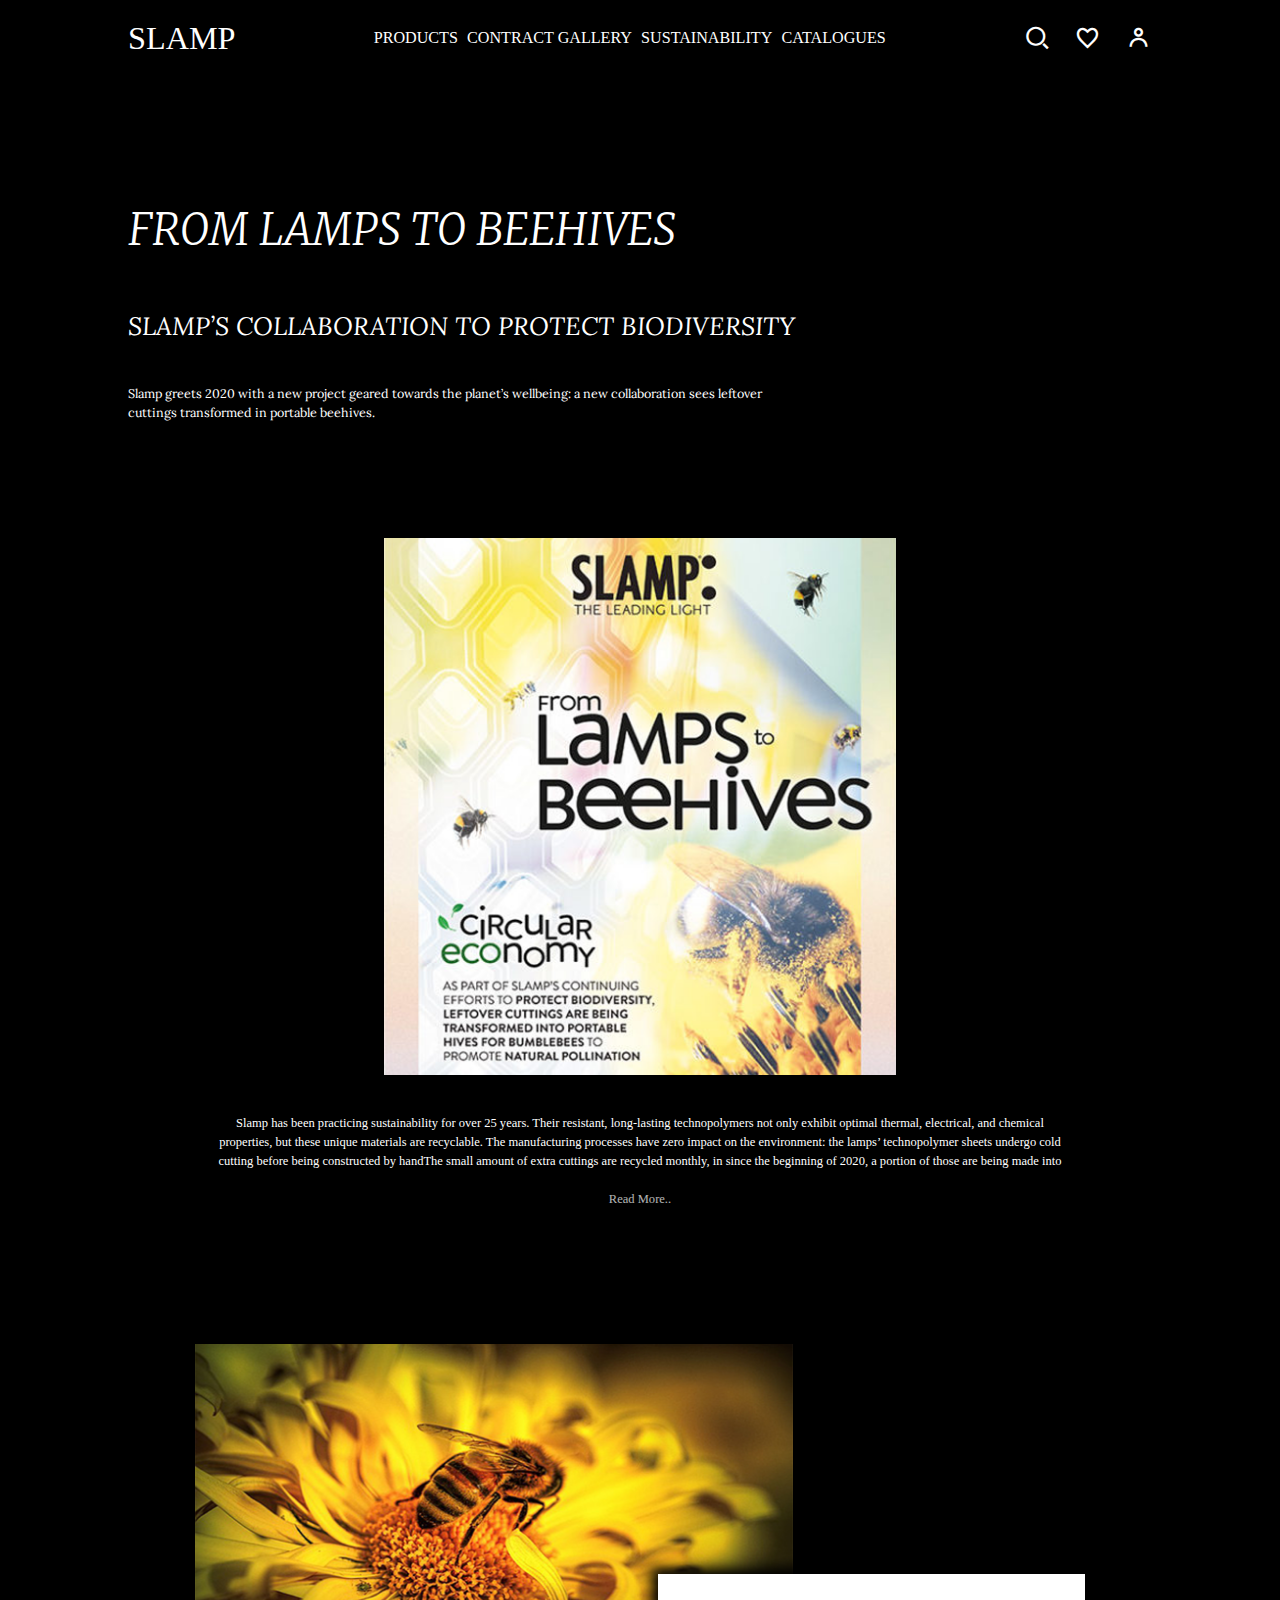
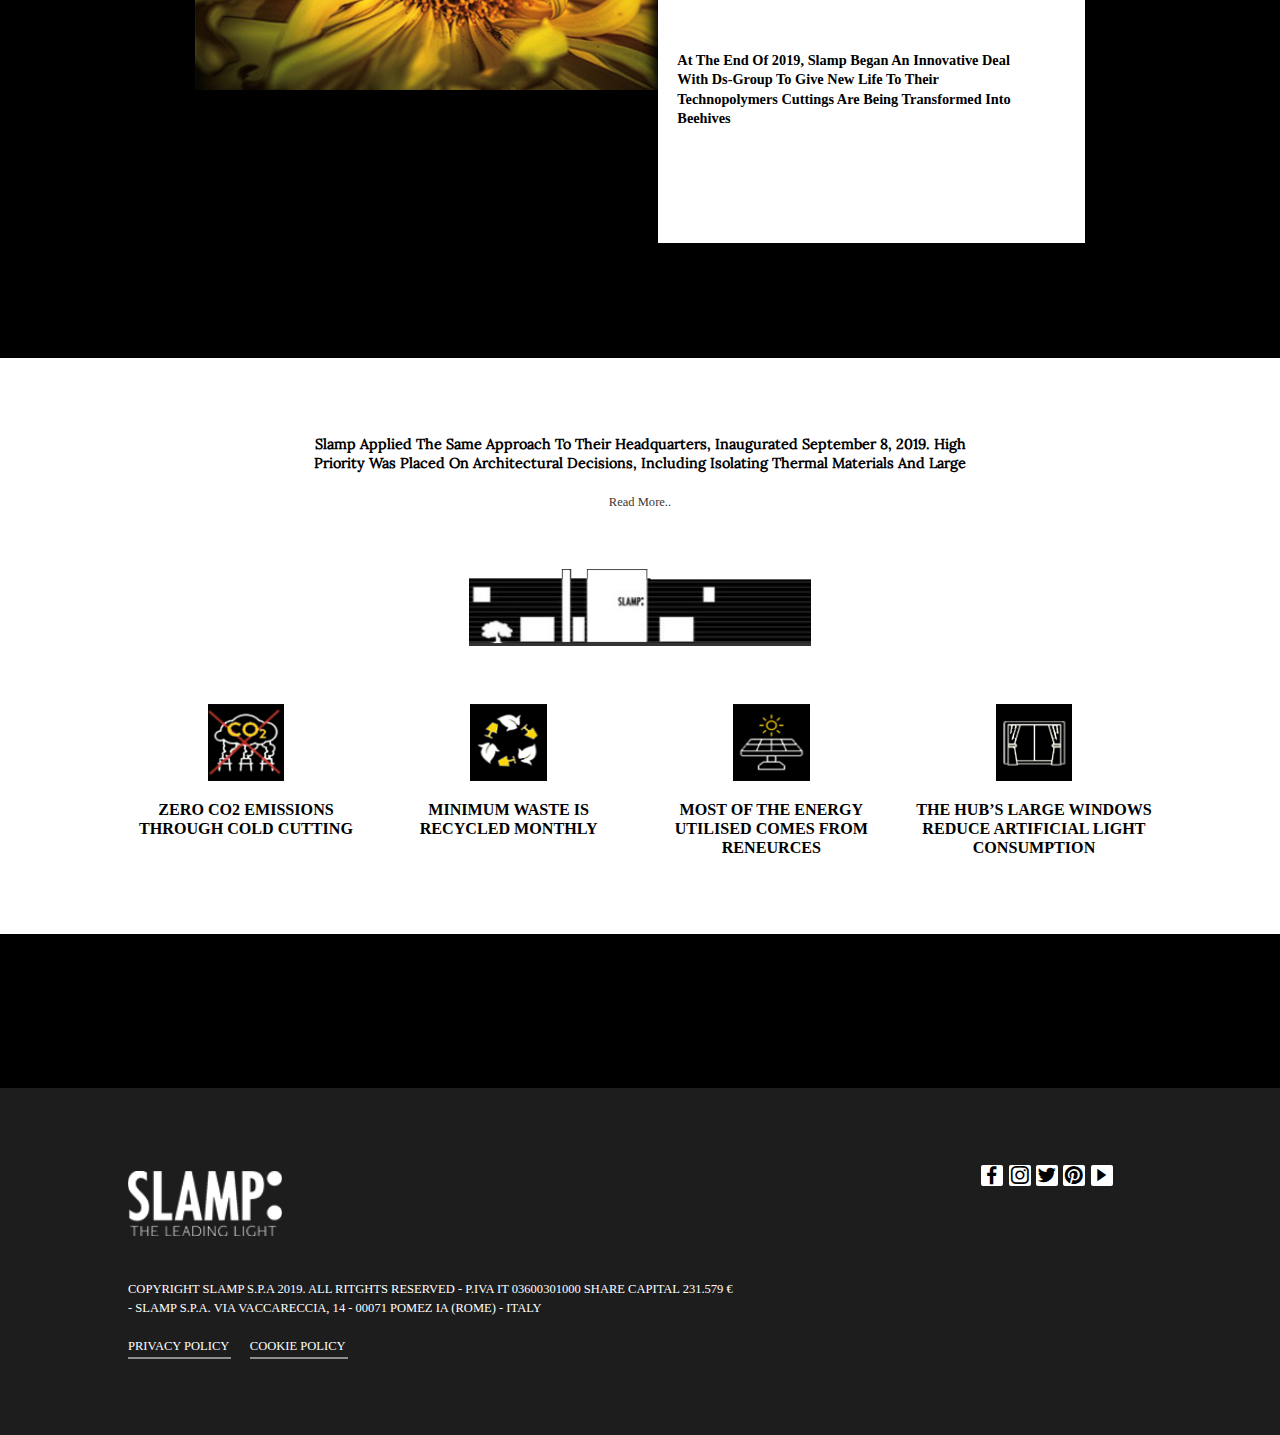
<file: slamp_sub3.html>
<!DOCTYPE html>
<html lang="ko">
<head>
    <meta charset="UTF-8">
    <meta http-equiv="X-UA-Compatible" content="IE=edge">
    <meta name="viewport" content="width=device-width, initial-scale=1.0">
    <title>SUSTAINABILITY</title>
    <link rel="stylesheet" href="./css/reset.css">
    <link rel="stylesheet" href="./css/xeicon.min.css">
    <link rel="stylesheet" href="./css/slamp_sub3.min.css">
    <script src="./js/jquery-3.6.0.min.js"></script>
    <script src="./js/slamp_sub3.js"></script>
    <script src="./js/common.js"></script>
</head>
<body>
    <div class="hdr"></div>
    <div class="mainWrap">
        <main>
            <h2>FROM LAMPS TO BEEHIVES</h2>
            <h3>SLAMP’S COLLABORATION TO PROTECT BIODIVERSITY</h3>
            <p>Slamp greets 2020 with a new project geared towards the planet’s wellbeing: a new collaboration sees  leftover cuttings transformed in portable beehives.</p>
        </main>
    </div>
    <div class="cntWrap">
        <div class="content">
            <header></header>
            <section>
                <article>
                    <div class="image i1"></div>
                    <div class="texts">
                        <p>Slamp has been practicing sustainability for over 25 years. Their resistant, long-lasting technopolymers not only exhibit optimal thermal, electrical, and chemical properties, but these unique materials are recyclable. The manufacturing processes have zero impact on the environment: the lamps’ technopolymer sheets undergo cold cutting before being constructed by handThe small amount of extra cuttings are recycled monthly, in since the beginning of 2020, a portion of those are being made into beehives for bumblebees by DS-Group. Bumblebees, part of the Apidae family, are widely used in pollinating fruit trees (replacing chemicals). They are used for tomatoes as well, and ensure quality, juicy crops.</p>
                        <h4>read more..</h4>
                    </div>
                </article>
                <article>
                    <div class="image i2"></div>
                    <div class="texts">
                        <p>at the end of 2019, slamp began an innovative deal with ds-group to give new life to their technopolymers cuttings are being transformed into beehives</p>
                    </div>
                </article>
            </section>
        </div>
    </div>
    <div class="bnrWrap">
        <div class="banner">
            <div class="text">
                <p>Slamp applied the same approach to their headquarters, inaugurated September 8, 2019. High priority was placed on architectural decisions, including isolating thermal materials and large windows facing the production lines to reduce the use of artificial light. The hub’s energy comes from predominantly renewable sources.</p>
                <h4>read more..</h4>
            </div>
            <div class="images">
                <div class="imgTop"></div>
                <div class="imgBtm">
                    <div class="imgGroup">
                        <div class="image i1"></div>
                        <div class="texts">
                            <h4>ZERO CO2 EMISSIONS THROUGH COLD CUTTING</h4>
                        </div>
                    </div>
                    <div class="imgGroup">
                        <div class="image i2"></div>
                        <div class="texts">
                            <h4>MINIMUM WASTE IS RECYCLED MONTHLY</h4>
                        </div>
                    </div>
                    <div class="imgGroup">
                        <div class="image i3"></div>
                        <div class="texts">
                            <h4>MOST OF THE ENERGY UTILISED COMES FROM RENEURCES</h4>
                        </div>
                    </div>
                    <div class="imgGroup">
                        <div class="image i4"></div>
                        <div class="texts">
                            <h4>THE HUB’S LARGE WINDOWS REDUCE ARTIFICIAL LIGHT CONSUMPTION</h4>
                        </div>
                    </div>
                </div>
            </div>
        </div>
    </div>
    <div class="ftr"></div>
</body>
</html>
</file>
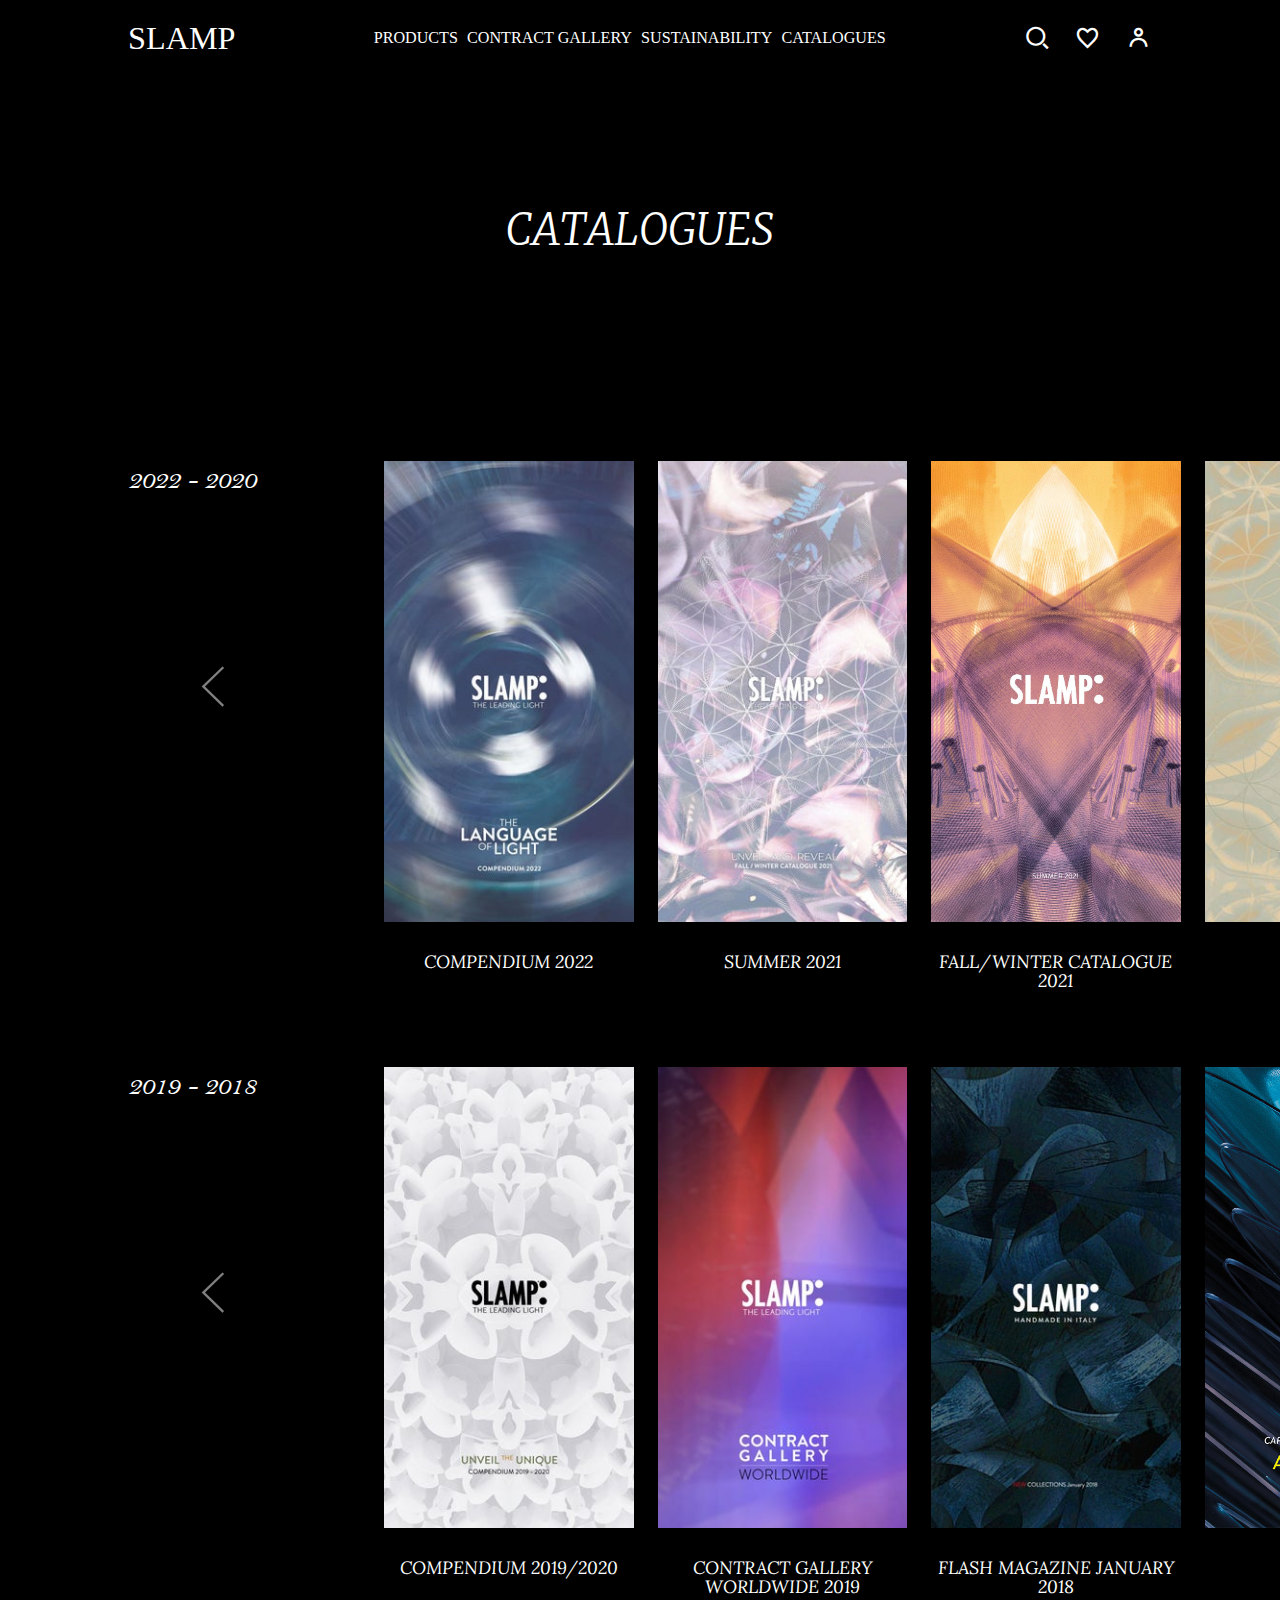
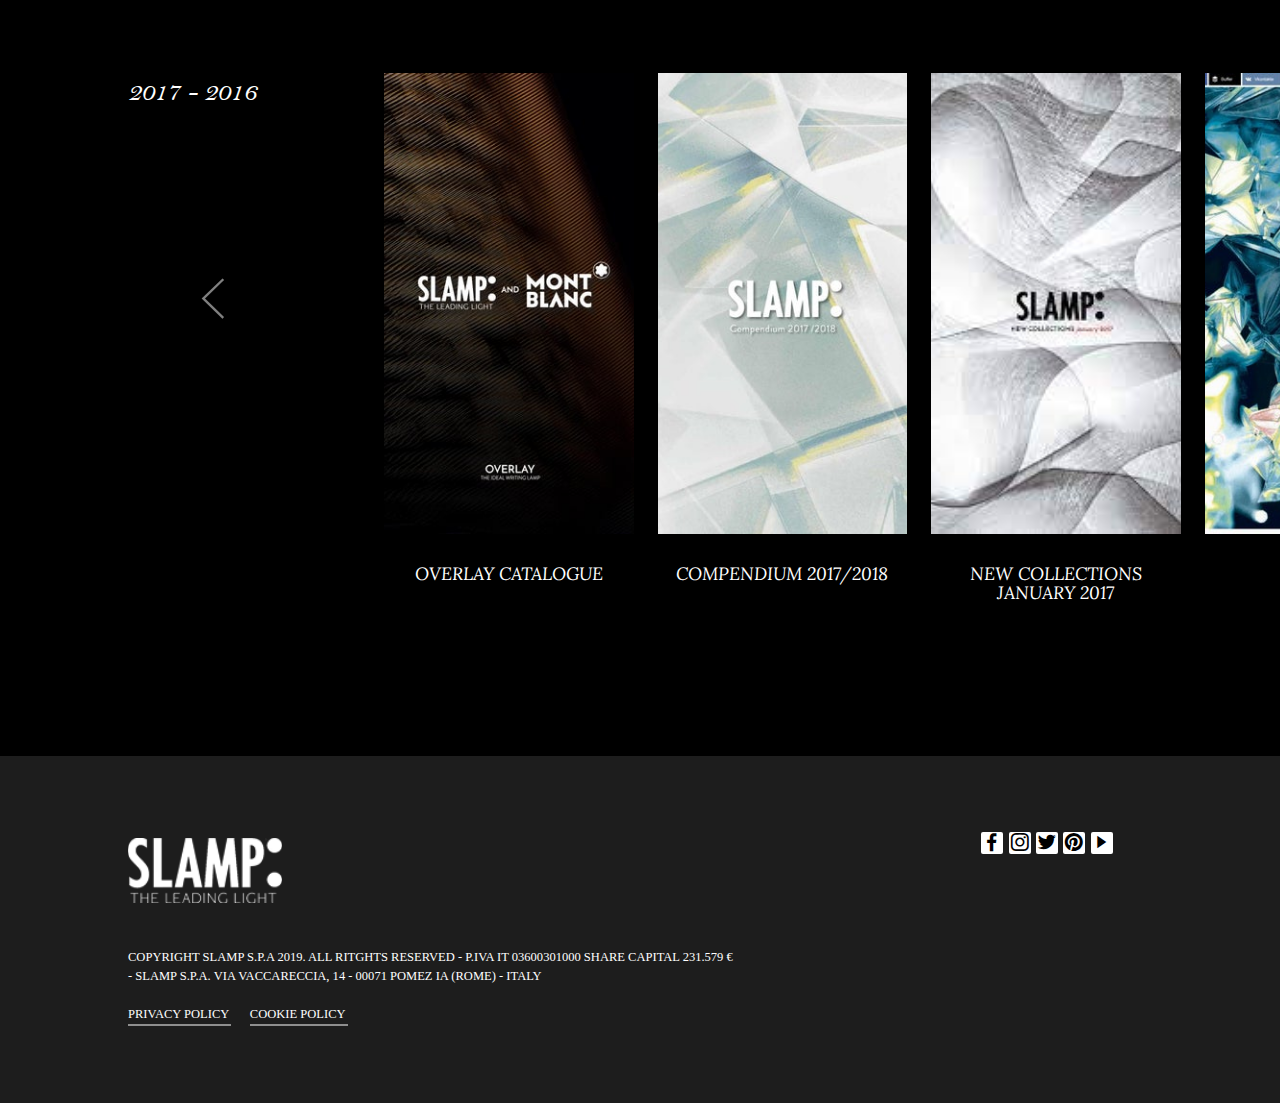
<file: slamp_sub4.html>
<!DOCTYPE html>
<html lang="ko">
<head>
    <meta charset="UTF-8">
    <meta http-equiv="X-UA-Compatible" content="IE=edge">
    <meta name="viewport" content="width=device-width, initial-scale=1.0">
    <title>CATALOGUES</title>
    <link rel="stylesheet" href="./css/reset.css">
    <link rel="stylesheet" href="./css/xeicon.min.css">
    <link rel="stylesheet" href="./css/slamp_sub4.min.css">
    <script src="./js/jquery-3.6.0.min.js"></script>
    <script src="./js/jquery-1.11.1.min.js"></script>
    <script src="./js/slamp_sub4.js"></script>
    <script src="./js/common.js"></script>
</head>
<body>
    <!-- 헤더 모듈 -->
    <div class="hdr"></div>
    <div class="mainWrap">
        <main>
            <h2>CATALOGUES</h2>
        </main>
    </div>
    <div class="cntWrap">
        <div class="content cnt01">
            <header>
                <h3>2022 - 2020</h3>
                <div class="btn"><i class="xi-angle-left-thin"></i></div>
            </header>
            <section>
                <div class="artView">
                    <div class="artGroup">
                        <article>
                            <div class="image i1"></div>
                            <div class="texts">
                                <h3>Compendium 2022</h3>
                            </div>
                        </article>
                        <article>
                            <div class="image i2"></div>
                            <div class="texts">
                                <h3>Summer 2021</h3>
                            </div>
                        </article>
                        <article>
                            <div class="image i3"></div>
                            <div class="texts">
                                <h3>FALL/WINTER CATALOGUE 2021</h3>
                            </div>
                        </article>
                        <article>
                            <div class="image i4"></div>
                            <div class="texts">
                                <h3>Compendium 2020/2021</h3>
                            </div>
                        </article>
                        <article>
                            <div class="image i5"></div>
                            <div class="texts">
                                <h3>CONTRACT TOOLS 2020</h3>
                            </div>
                        </article>
                    </div>
                </div>
            </section>
        </div>
    </div>
    <div class="cntWrap">
        <div class="content cnt02">
            <header>
                <h3>2019 - 2018</h3>
                <div class="btn"><i class="xi-angle-left-thin"></i></div>
            </header>
            <section>
                <div class="artView">
                    <div class="artGroup">
                        <article>
                            <div class="image i1"></div>
                            <div class="texts">
                                <h3>Compendium 2019/2020</h3>
                            </div>
                        </article>
                        <article>
                            <div class="image i2"></div>
                            <div class="texts">
                                <h3>Contract Gallery Worldwide 2019</h3>
                            </div>
                        </article>
                        <article>
                            <div class="image i3"></div>
                            <div class="texts">
                                <h3>Flash Magazine January 2018</h3>
                            </div>
                        </article>
                        <article>
                            <div class="image i4"></div>
                            <div class="texts">
                                <h3>AVIA EDITION CATALOGUE</h3>
                            </div>
                        </article>
                        <article>
                            <div class="image i5"></div>
                            <div class="texts">
                                <h3>FLASH MAGAZINE SEPTEMBER 2018</h3>
                            </div>
                        </article>
                    </div>
                </div>
            </section>
        </div>
    </div>
    <div class="cntWrap">
        <div class="content cnt03">
            <header>
                <h3>2017 - 2016</h3>
                <div class="btn"><i class="xi-angle-left-thin"></i></div>
            </header>
            <section>
                <div class="artView">
                    <div class="artGroup">
                        <article>
                            <div class="image i1"></div>
                            <div class="texts">
                                <h3>Overlay Catalogue</h3>
                            </div>
                        </article>
                        <article>
                            <div class="image i2"></div>
                            <div class="texts">
                                <h3>Compendium 2017/2018</h3>
                            </div>
                        </article>
                        <article>
                            <div class="image i3"></div>
                            <div class="texts">
                                <h3>NEW COLLECTIONS JANUARY 2017</h3>
                            </div>
                        </article>
                        <article>
                            <div class="image i4"></div>
                            <div class="texts">
                                <h3>New Collections 2016/2017</h3>
                            </div>
                        </article>
                        <article>
                            <div class="image i5"></div>
                            <div class="texts">
                                <h3>COMPENDIUM 2015</h3>
                            </div>
                        </article>
                    </div>
                </div>
            </section>
        </div>
    </div>
    <!-- 푸터 모듈 -->
    <div class="ftr"></div>
</body>
</html>
</file>
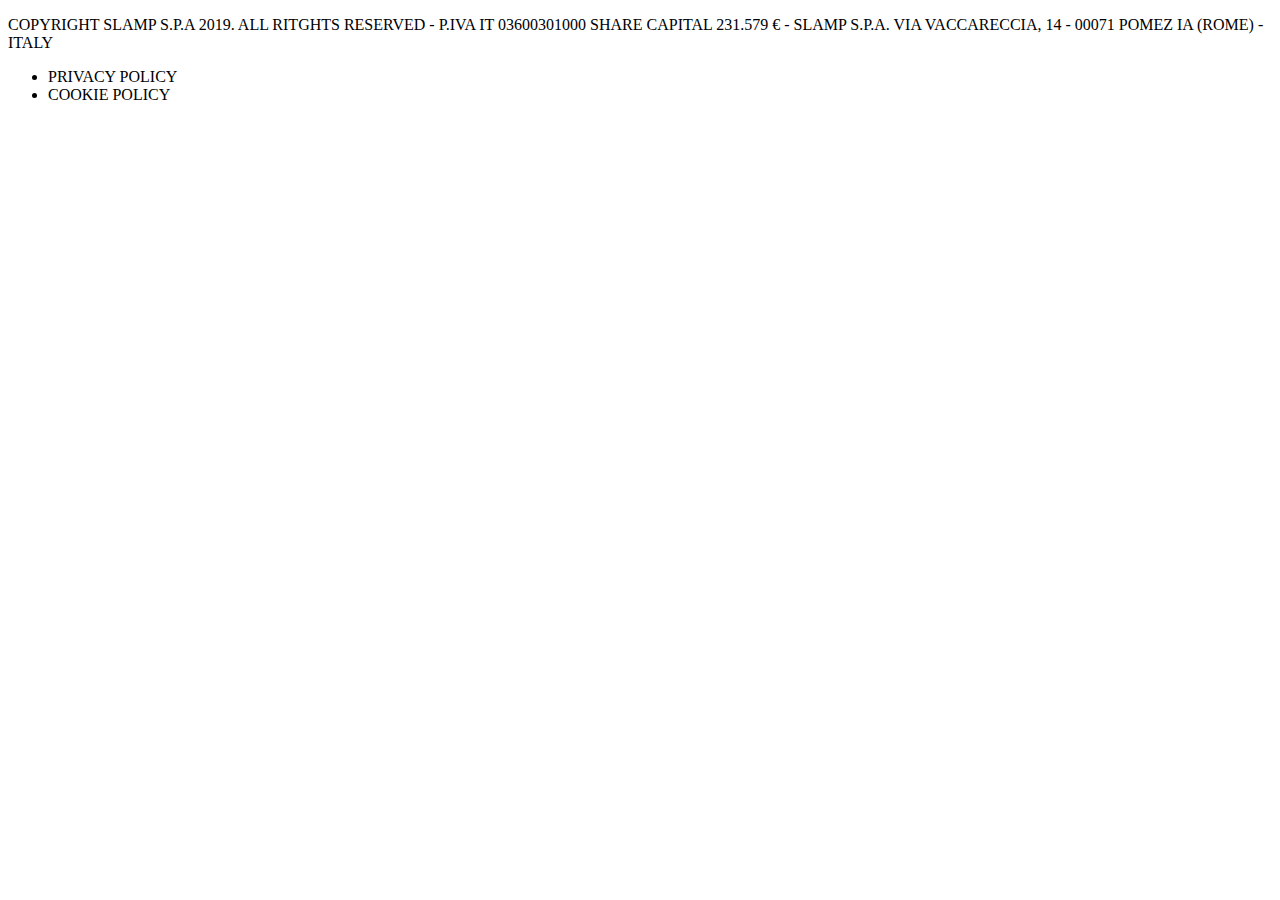
<file: inc/footer.html>
<!DOCTYPE html>
<html lang="ko">
<head>
    <meta charset="UTF-8">
    <meta http-equiv="X-UA-Compatible" content="IE=edge">
    <meta name="viewport" content="width=device-width, initial-scale=1.0">
    <title>Slmap footer</title>
</head>
<body>
    <div class="ftrWrap">
        <footer>
            <div class="ftrLeft">
                <div class="logo"></div>
                <div class="info">
                    <p>COPYRIGHT SLAMP S.P.A 2019. ALL RITGHTS RESERVED - P.IVA IT 03600301000
                    SHARE CAPITAL 231.579 € - SLAMP S.P.A. VIA VACCARECCIA, 14 - 00071 POMEZ IA (ROME) - ITALY
                    </p>    
                    <ul>
                        <li>PRIVACY POLICY</li>
                        <li>COOKIE POLICY</li>
                    </ul>
                </div>
            </div>
            <div class="ftrRight">
                <i class="xi-facebook"></i>
                <i class="xi-instagram"></i>
                <i class="xi-twitter"></i>
                <i class="xi-pinterest"></i>
                <i class="xi-play"></i>
            </div>
        </footer>
    </div>
</body>
</html>
</file>
<file: css/xeicon.min.css>
/*!
*  XEIcon 2.3.3 by @NAVER - http://xpressengine.github.io/XEIcon/ - @XEIcon
*  License - http://xpressengine.github.io/XEIcon/license.html (Font: SIL OFL 1.1, CSS: MIT License)
*/@font-face{font-family:xeicon;src:url(fonts/xeicon.eot?3ka2yj);src:url(fonts/xeicon.eot?3ka2yj#iefix) format("embedded-opentype"),url(fonts/xeicon.woff2?3ka2yj) format("woff2"),url(fonts/xeicon.ttf?3ka2yj) format("truetype"),url(fonts/xeicon.woff?3ka2yj) format("woff"),url(fonts/xeicon.svg?3ka2yj#xeicon) format("svg");font-weight:400;font-style:normal}[class*=" xi-"],[class^=xi-]{font-family:xeicon!important;display:inline-block;speak:none;font-style:normal;font-weight:400;font-variant:normal;text-transform:none;line-height:1;-webkit-font-smoothing:antialiased;-moz-osx-font-smoothing:grayscale}.xi-home:before{content:"\e900"}.xi-home-o:before{content:"\e902"}.xi-bars:before{content:"\e91c"}.xi-hamburger-back:before{content:"\eb46"}.xi-hamburger-out:before{content:"\eb45"}.xi-apps:before{content:"\e903"}.xi-ellipsis-h:before{content:"\e94a"}.xi-ellipsis-v:before{content:"\e949"}.xi-drag-vertical:before{content:"\e996"}.xi-drag-handle:before{content:"\e960"}.xi-arrow-top:before{content:"\e912"}.xi-arrow-bottom:before{content:"\e904"}.xi-arrow-left:before{content:"\e906"}.xi-arrow-right:before{content:"\e907"}.xi-arrow-up:before{content:"\e915"}.xi-arrow-down:before{content:"\e905"}.xi-long-arrow-left:before{content:"\e908"}.xi-long-arrow-right:before{content:"\e90b"}.xi-long-arrow-up:before{content:"\e909"}.xi-long-arrow-down:before{content:"\e90a"}.xi-angle-left:before{content:"\e93b"}.xi-angle-left-min:before{content:"\e93c"}.xi-angle-left-thin:before{content:"\e93d"}.xi-angle-right:before{content:"\e93e"}.xi-angle-right-min:before{content:"\e93f"}.xi-angle-right-thin:before{content:"\e940"}.xi-angle-up:before{content:"\e944"}.xi-angle-up-min:before{content:"\e945"}.xi-angle-up-thin:before{content:"\e946"}.xi-angle-down:before{content:"\e941"}.xi-angle-down-min:before{content:"\e942"}.xi-angle-down-thin:before{content:"\e943"}.xi-caret-up:before{content:"\e92f"}.xi-caret-up-min:before{content:"\e930"}.xi-caret-down:before{content:"\e935"}.xi-caret-down-min:before{content:"\e936"}.xi-caret-up-circle:before{content:"\e931"}.xi-caret-up-circle-o:before{content:"\e932"}.xi-caret-down-circle:before{content:"\e937"}.xi-caret-down-circle-o:before{content:"\e938"}.xi-caret-up-square:before{content:"\e933"}.xi-caret-up-square-o:before{content:"\e934"}.xi-caret-down-square:before{content:"\e939"}.xi-caret-down-square-o:before{content:"\e93a"}.xi-arrows-h:before{content:"\e90e"}.xi-arrows-v:before{content:"\e90f"}.xi-expand:before{content:"\e910"}.xi-compress:before{content:"\e911"}.xi-arrows:before{content:"\e90c"}.xi-arrows-alt:before{content:"\e90d"}.xi-compare-arrows:before{content:"\e947"}.xi-scroll:before{content:"\e94b"}.xi-dashboard:before{content:"\e948"}.xi-dashboard-o:before{content:"\e95e"}.xi-refresh:before{content:"\e973"}.xi-catched:before{content:"\e923"}.xi-renew:before{content:"\e977"}.xi-sync:before{content:"\e982"}.xi-eye:before{content:"\e951"}.xi-eye-o:before{content:"\e950"}.xi-eye-off:before{content:"\e953"}.xi-eye-slash:before{content:"\e953"}.xi-eye-off-o:before{content:"\e952"}.xi-eye-slash2:before{content:"\e952"}.xi-lock:before{content:"\e964"}.xi-lock-o:before{content:"\e966"}.xi-unlock:before{content:"\e965"}.xi-unlock-o:before{content:"\e967"}.xi-trash:before{content:"\e96e"}.xi-trash-o:before{content:"\e96f"}.xi-flag:before{content:"\e961"}.xi-flag-o:before{content:"\e962"}.xi-expand-square:before{content:"\e954"}.xi-compress-square:before{content:"\e955"}.xi-log-in:before{content:"\e963"}.xi-log-out:before{content:"\e972"}.xi-search:before{content:"\e97a"}.xi-magnifier:before{content:"\e97a"}.xi-zoom-in:before{content:"\e97b"}.xi-magnifier-expand:before{content:"\e97b"}.xi-zoom-out:before{content:"\e97c"}.xi-magnifier-reduce:before{content:"\e97c"}.xi-subdirectory:before{content:"\e97e"}.xi-subdirectory-arrow:before{content:"\e981"}.xi-external-link:before{content:"\e980"}.xi-cog:before{content:"\e986"}.xi-view-array:before{content:"\e983"}.xi-view-carousel:before{content:"\e984"}.xi-view-column:before{content:"\e985"}.xi-view-day:before{content:"\e98d"}.xi-view-list:before{content:"\e993"}.xi-view-module:before{content:"\e997"}.xi-view-stream:before{content:"\e99a"}.xi-wrench:before{content:"\e99b"}.xi-filter:before{content:"\e9d9"}.xi-funnel:before{content:"\e9d9"}.xi-plus:before{content:"\e913"}.xi-plus-min:before{content:"\e914"}.xi-plus-thin:before{content:"\e9c5"}.xi-minus:before{content:"\e91a"}.xi-minus-min:before{content:"\e91b"}.xi-minus-thin:before{content:"\e9c1"}.xi-close:before{content:"\e921"}.xi-close-min:before{content:"\e922"}.xi-close-thin:before{content:"\e9af"}.xi-check:before{content:"\e928"}.xi-check-min:before{content:"\e929"}.xi-check-thin:before{content:"\e92a"}.xi-plus-circle:before{content:"\e916"}.xi-plus-circle-o:before{content:"\e917"}.xi-minus-circle:before{content:"\e91d"}.xi-minus-circle-o:before{content:"\e91e"}.xi-close-circle:before{content:"\e924"}.xi-close-circle-o:before{content:"\e925"}.xi-check-circle:before{content:"\e92b"}.xi-check-circle-o:before{content:"\e92c"}.xi-plus-square:before{content:"\e918"}.xi-plus-square-o:before{content:"\e919"}.xi-minus-square:before{content:"\e91f"}.xi-minus-square-o:before{content:"\e920"}.xi-close-square:before{content:"\e926"}.xi-close-square-o:before{content:"\e927"}.xi-check-square:before{content:"\e92d"}.xi-check-box:before{content:"\e92d"}.xi-checkbox-blank:before{content:"\ea0e"}.xi-check-square-o:before{content:"\e92e"}.xi-checkbox-checked:before{content:"\e92e"}.xi-radiobox-blank:before{content:"\e9c6"}.xi-radiobox-checked:before{content:"\e9c7"}.xi-cut:before{content:"\e9b0"}.xi-label:before{content:"\e9b1"}.xi-label-o:before{content:"\e9b2"}.xi-library-add:before{content:"\e9b3"}.xi-library-bookmark:before{content:"\e9b4"}.xi-tagged-book:before{content:"\e9b4"}.xi-save:before{content:"\e9b9"}.xi-lightbulb:before{content:"\e9be"}.xi-idea:before{content:"\e9be"}.xi-lightbulb-o:before{content:"\e9bf"}.xi-link:before{content:"\e9c0"}.xi-package:before{content:"\e9c2"}.xi-archive:before{content:"\e9c2"}.xi-pen:before{content:"\e9c3"}.xi-pen-o:before{content:"\e9c4"}.xi-undo:before{content:"\e9d2"}.xi-redo:before{content:"\e9c8"}.xi-switch-off:before{content:"\e9c9"}.xi-switch-on:before{content:"\e9ca"}.xi-toggle-off:before{content:"\e9cb"}.xi-toggle-on:before{content:"\e9cd"}.xi-bookmark:before{content:"\ea1c"}.xi-bookmark-o:before{content:"\ea1d"}.xi-tag:before{content:"\ea36"}.xi-tags:before{content:"\ea37"}.xi-mail:before{content:"\ea06"}.xi-envelope:before{content:"\ea06"}.xi-social-email:before{content:"\ea06"}.xi-mail-o:before{content:"\ea07"}.xi-mail-read:before{content:"\ea08"}.xi-envelope-open:before{content:"\ea08"}.xi-mail-read-o:before{content:"\ea09"}.xi-send:before{content:"\ea0b"}.xi-paper-plane:before{content:"\ea0b"}.xi-reply:before{content:"\ea0d"}.xi-reply-all:before{content:"\ea0c"}.xi-share:before{content:"\e9fa"}.xi-share-l:before{content:"\e9fa"}.xi-share-alt:before{content:"\e9e9"}.xi-share-alt-o:before{content:"\e9ea"}.xi-call:before{content:"\e9d3"}.xi-phone:before{content:"\e9d3"}.xi-call-outgoing:before{content:"\e9d4"}.xi-call-incoming:before{content:"\e9d6"}.xi-call-reception:before{content:"\e9d6"}.xi-call-missed:before{content:"\e9d5"}.xi-comment:before{content:"\e9d7"}.xi-comment-o:before{content:"\e9d8"}.xi-forum:before{content:"\e9f0"}.xi-comments:before{content:"\e9f0"}.xi-forum-o:before{content:"\e9f1"}.xi-video-call:before{content:"\ea18"}.xi-xi-film:before{content:"\ea18"}.xi-voicemail:before{content:"\ea19"}.xi-note:before{content:"\ea1a"}.xi-note-o:before{content:"\ea1b"}.xi-at:before{content:"\ea0a"}.xi-message:before{content:"\ea14"}.xi-message-o:before{content:"\ea15"}.xi-speech:before{content:"\ea12"}.xi-speech-o:before{content:"\ea13"}.xi-user-address:before{content:"\e9f4"}.xi-profile:before{content:"\e9f2"}.xi-user-circle:before{content:"\e9f2"}.xi-profile-o:before{content:"\ea2a"}.xi-user:before{content:"\e9f3"}.xi-users:before{content:"\e9f9"}.xi-group:before{content:"\ea2e"}.xi-community:before{content:"\ea2e"}.xi-user-plus:before{content:"\e9f7"}.xi-users-plus:before{content:"\ea17"}.xi-user-o:before{content:"\e9f5"}.xi-users-o:before{content:"\ea04"}.xi-user-plus-o:before{content:"\e9f8"}.xi-star:before{content:"\ea0f"}.xi-star-o:before{content:"\ea16"}.xi-heart:before{content:"\ea10"}.xi-heart-o:before{content:"\ea11"}.xi-thumbs-up:before{content:"\ea28"}.xi-thumbs-down:before{content:"\ea29"}.xi-crown:before{content:"\e9da"}.xi-trophy:before{content:"\ea38"}.xi-emoticon-happy:before{content:"\e9dd"}.xi-happy-face:before{content:"\e9dd"}.xi-emoticon-happy-o:before{content:"\e9ed"}.xi-emoticon-smiley:before{content:"\e9e4"}.xi-smiley-face:before{content:"\e9e4"}.xi-emoticon-smiley-o:before{content:"\e9e6"}.xi-emoticon-neutral:before{content:"\e9eb"}.xi-neutral-face:before{content:"\e9eb"}.xi-emoticon-neutral-o:before{content:"\e9ec"}.xi-emoticon-bad:before{content:"\e9de"}.xi-emoticon-bad-o:before{content:"\e9df"}.xi-emoticon-sad:before{content:"\e9ee"}.xi-sad-face:before{content:"\e9ee"}.xi-emoticon-sad-o:before{content:"\e9ef"}.xi-emoticon-devil:before{content:"\e9e2"}.xi-angry-face:before{content:"\e9e2"}.xi-emoticon-devil-o:before{content:"\e9e3"}.xi-emoticon-cool:before{content:"\e9e0"}.xi-emoticon-cool-o:before{content:"\e9e1"}.xi-bell:before{content:"\e99c"}.xi-bell-o:before{content:"\e99d"}.xi-bell-off:before{content:"\e99e"}.xi-bell-slash:before{content:"\e99e"}.xi-bell-off-o:before{content:"\e99f"}.xi-alarm:before{content:"\ea1e"}.xi-alarm-o:before{content:"\ea1f"}.xi-alarm-off:before{content:"\ea20"}.xi-time:before{content:"\ea2b"}.xi-time-o:before{content:"\ea2c"}.xi-snooze:before{content:"\ea27"}.xi-calendar:before{content:"\e9a0"}.xi-calendar-add:before{content:"\e9a1"}.xi-calendar-remove:before{content:"\e9a2"}.xi-calendar-cancle:before{content:"\e9a3"}.xi-calendar-check:before{content:"\e9a4"}.xi-calendar-list:before{content:"\e9a5"}.xi-new:before{content:"\e9a8"}.xi-new-o:before{content:"\e9a9"}.xi-info:before{content:"\e9a6"}.xi-information-circle:before{content:"\e9a6"}.xi-info-o:before{content:"\e9a7"}.xi-help:before{content:"\e9ad"}.xi-unknown-circle:before{content:"\e9ad"}.xi-help-o:before{content:"\e9ac"}.xi-error:before{content:"\e9aa"}.xi-error-o:before{content:"\e9ab"}.xi-ban:before{content:"\e9ae"}.xi-slash-circle:before{content:"\e9ae"}.xi-warning:before{content:"\ea2d"}.xi-hand-paper:before{content:"\ea21"}.xi-key:before{content:"\ea22"}.xi-security:before{content:"\ea24"}.xi-shield:before{content:"\ea24"}.xi-shield-checked:before{content:"\ea25"}.xi-check-shield:before{content:"\ea25"}.xi-shield-checked-o:before{content:"\ea26"}.xi-align-justify:before{content:"\e956"}.xi-align-left:before{content:"\e957"}.xi-align-center:before{content:"\e958"}.xi-align-right:before{content:"\e959"}.xi-indent:before{content:"\e95a"}.xi-dedent:before{content:"\e95b"}.xi-list-dot:before{content:"\e95c"}.xi-list-ul:before{content:"\e95c"}.xi-list-square:before{content:"\e95d"}.xi-list-ul-square:before{content:"\e95d"}.xi-list-number:before{content:"\ea6b"}.xi-list-ol:before{content:"\ea6b"}.xi-list:before{content:"\e95f"}.xi-list-ul-l:before{content:"\e95f"}.xi-paragraph:before{content:"\e968"}.xi-bold:before{content:"\e96a"}.xi-italic:before{content:"\e96c"}.xi-strikethrough:before{content:"\e969"}.xi-underline:before{content:"\e96b"}.xi-caps:before{content:"\e96d"}.xi-text-size:before{content:"\eaba"}.xi-text-type:before{content:"\e97f"}.xi-type:before{content:"\e97f"}.xi-spellcheck:before{content:"\eaa9"}.xi-translate:before{content:"\eabc"}.xi-line-height:before{content:"\e976"}.xi-lineheight:before{content:"\e976"}.xi-font:before{content:"\ea63"}.xi-text-format:before{content:"\eab9"}.xi-text-color:before{content:"\eaaa"}.xi-color-fill:before{content:"\ea5e"}.xi-color-helper:before{content:"\ea5f"}.xi-scissors:before{content:"\e994"}.xi-document:before{content:"\e998"}.xi-form:before{content:"\e998"}.xi-palette:before{content:"\e995"}.xi-color:before{content:"\e995"}.xi-color-dropper:before{content:"\e97d"}.xi-eye-dropper:before{content:"\e97d"}.xi-eraser:before{content:"\e970"}.xi-eraser-o:before{content:"\e971"}.xi-sort-asc:before{content:"\e974"}.xi-lineheight-plus:before{content:"\e974"}.xi-sort-desc:before{content:"\e975"}.xi-lineheight-minus:before{content:"\e975"}.xi-rotate-right:before{content:"\e978"}.xi-rotate-left:before{content:"\e979"}.xi-layout:before{content:"\e988"}.xi-layout-top:before{content:"\e988"}.xi-layout-o:before{content:"\e98e"}.xi-layout-full:before{content:"\e989"}.xi-layout-full-o:before{content:"\e98f"}.xi-layout-snb:before{content:"\e98a"}.xi-layout-top-left:before{content:"\e98a"}.xi-layout-snb-o:before{content:"\e990"}.xi-layout-aside:before{content:"\e98b"}.xi-layout-top-right:before{content:"\e98b"}.xi-layout-aside-o:before{content:"\e991"}.xi-layout-column:before{content:"\e98c"}.xi-layout-top-three:before{content:"\e98c"}.xi-layout-column-o:before{content:"\e992"}.xi-crop:before{content:"\e999"}.xi-border-color:before{content:"\ea39"}.xi-line-style:before{content:"\ea66"}.xi-line-weight:before{content:"\ea67"}.xi-border-all:before{content:"\e987"}.xi-border-bottom:before{content:"\ea32"}.xi-border-clear:before{content:"\ea33"}.xi-border-horizontal:before{content:"\ea45"}.xi-border-inner:before{content:"\ea46"}.xi-border-left:before{content:"\ea49"}.xi-border-outer:before{content:"\ea4f"}.xi-border-right:before{content:"\ea51"}.xi-border-style:before{content:"\ea52"}.xi-border-top:before{content:"\ea54"}.xi-border-vertical:before{content:"\ea5c"}.xi-valign-top:before{content:"\eabf"}.xi-valign-bottom:before{content:"\eabd"}.xi-valign-center:before{content:"\eabe"}.xi-code:before{content:"\ea5d"}.xi-emoticon:before{content:"\ea62"}.xi-emoji:before{content:"\ea62"}.xi-face:before{content:"\ea62"}.xi-link-insert:before{content:"\ea6a"}.xi-link-l:before{content:"\ea6a"}.xi-link-broken:before{content:"\ea68"}.xi-unlink:before{content:"\ea68"}.xi-omega:before{content:"\ea6c"}.xi-opacity:before{content:"\ea6d"}.xi-overscan:before{content:"\ea78"}.xi-paperclip:before{content:"\ea7f"}.xi-transform:before{content:"\eabb"}.xi-power-off:before{content:"\e94c"}.xi-esc:before{content:"\e94f"}.xi-command:before{content:"\e94e"}.xi-alt:before{content:"\e94d"}.xi-tab:before{content:"\eaf8"}.xi-backspace:before{content:"\eac4"}.xi-capslock:before{content:"\ead6"}.xi-watch:before{content:"\e9b5"}.xi-mouse:before{content:"\e9b6"}.xi-sdcard:before{content:"\e9b7"}.xi-usb-drive:before{content:"\e9b8"}.xi-diskette:before{content:"\e9ba"}.xi-print:before{content:"\e9bb"}.xi-social-print:before{content:"\e9bb"}.xi-fax:before{content:"\e9bc"}.xi-webcam:before{content:"\e9cc"}.xi-projector:before{content:"\e9ce"}.xi-presentation:before{content:"\e9cf"}.xi-plug:before{content:"\e9d0"}.xi-speaker:before{content:"\ea60"}.xi-airplay:before{content:"\eac0"}.xi-alarm-clock:before{content:"\eac1"}.xi-alarm-clock-o:before{content:"\eac2"}.xi-alarm-clock-off:before{content:"\eac3"}.xi-battery:before{content:"\eac5"}.xi-battery-full:before{content:"\eac5"}.xi-battery-o:before{content:"\ead0"}.xi-battery-min:before{content:"\ead0"}.xi-battery-10:before{content:"\eac6"}.xi-battery-20:before{content:"\eac7"}.xi-battery-30:before{content:"\eac8"}.xi-battery-40:before{content:"\eac9"}.xi-battery-50:before{content:"\eacb"}.xi-battery-60:before{content:"\eacc"}.xi-battery-70:before{content:"\eacd"}.xi-battery-80:before{content:"\eace"}.xi-battery-90:before{content:"\eacf"}.xi-bluetooth:before{content:"\ead1"}.xi-bluetooth-off:before{content:"\ead2"}.xi-bluetooth-on:before{content:"\ead3"}.xi-bluetooth-search:before{content:"\ead4"}.xi-brightness:before{content:"\ead5"}.xi-clock:before{content:"\ead7"}.xi-clock-o:before{content:"\ead8"}.xi-contrast:before{content:"\ead9"}.xi-desktop:before{content:"\eada"}.xi-monitor:before{content:"\eada"}.xi-laptop:before{content:"\eae9"}.xi-devices:before{content:"\eadb"}.xi-tablet:before{content:"\eaf9"}.xi-mobile:before{content:"\eaed"}.xi-tv:before{content:"\eafb"}.xi-enter:before{content:"\eadc"}.xi-flashlight:before{content:"\eadd"}.xi-flashlight-off:before{content:"\eade"}.xi-flight-off:before{content:"\eadf"}.xi-flight-on:before{content:"\eae0"}.xi-gamepad:before{content:"\eae1"}.xi-gps:before{content:"\eae2"}.xi-gps-none:before{content:"\eae3"}.xi-gps-off:before{content:"\eae4"}.xi-hdd:before{content:"\eae5"}.xi-hdmi:before{content:"\eae6"}.xi-keyboard:before{content:"\eae7"}.xi-keyboard-o:before{content:"\eae8"}.xi-space-bar:before{content:"\eaf7"}.xi-lock-rotation:before{content:"\eaea"}.xi-chip:before{content:"\eaeb"}.xi-chip-o:before{content:"\eaec"}.xi-mouse-pointer:before{content:"\eaee"}.xi-router:before{content:"\eaef"}.xi-wifi-router:before{content:"\eaef"}.xi-router-o:before{content:"\eaf0"}.xi-signal:before{content:"\eaf1"}.xi-signal-1:before{content:"\eaf2"}.xi-signal-2:before{content:"\eaf3"}.xi-signal-3:before{content:"\eaf4"}.xi-signal-4:before{content:"\eaf5"}.xi-signal-none:before{content:"\eaf6"}.xi-touch:before{content:"\eafa"}.xi-usb:before{content:"\eafc"}.xi-wifi:before{content:"\eafd"}.xi-wifi-signal:before{content:"\eafd"}.xi-wifi-signal-mid:before{content:"\eafe"}.xi-wifi-signal-min:before{content:"\eaff"}.xi-wifi-signal-off:before{content:"\eb00"}.xi-chart-bar:before{content:"\e901"}.xi-book:before{content:"\ea34"}.xi-book-o:before{content:"\ea35"}.xi-play:before{content:"\ea3e"}.xi-caret-right:before{content:"\ea3e"}.xi-play-circle:before{content:"\ea40"}.xi-play-circle-o:before{content:"\ea3f"}.xi-pause-circle:before{content:"\ea3d"}.xi-pause-circle-o:before{content:"\ea3c"}.xi-pause:before{content:"\ea3b"}.xi-stop:before{content:"\ea41"}.xi-recording-stop:before{content:"\eb24"}.xi-recording:before{content:"\eb21"}.xi-record:before{content:"\eb21"}.xi-eject:before{content:"\ea42"}.xi-step-backward:before{content:"\ea43"}.xi-step-forward:before{content:"\ea44"}.xi-backward:before{content:"\ea47"}.xi-forward:before{content:"\ea48"}.xi-fast-backward:before{content:"\eb08"}.xi-fast-forward:before{content:"\eb07"}.xi-camera:before{content:"\ea4b"}.xi-camera-o:before{content:"\ea4a"}.xi-videocam:before{content:"\ea4d"}.xi-video-camera:before{content:"\ea4d"}.xi-videocam-o:before{content:"\ea4c"}.xi-image:before{content:"\ea50"}.xi-image-o:before{content:"\ea4e"}.xi-microphone-o:before{content:"\ea56"}.xi-microphone:before{content:"\ea57"}.xi-microphone-off:before{content:"\ea58"}.xi-microphone-slash:before{content:"\ea58"}.xi-volume-mute:before{content:"\ea59"}.xi-volume:before{content:"\ea59"}.xi-volume-down:before{content:"\ea5a"}.xi-volume-min:before{content:"\ea5a"}.xi-volume-up:before{content:"\ea5b"}.xi-volume-max:before{content:"\ea5b"}.xi-volume-off:before{content:"\eb39"}.xi-volume-slash:before{content:"\eb39"}.xi-album:before{content:"\ea61"}.xi-record-play:before{content:"\ea61"}.xi-cd-r:before{content:"\ea61"}.xi-headset:before{content:"\ea64"}.xi-music:before{content:"\ea65"}.xi-chart-pyramid:before{content:"\ea69"}.xi-chart-bar-square:before{content:"\eb01"}.xi-chart-line:before{content:"\eb02"}.xi-chart-pie:before{content:"\eb03"}.xi-chart-pie-o:before{content:"\eb04"}.xi-equalizer:before{content:"\eb05"}.xi-volume-bar:before{content:"\eb05"}.xi-equalizer-thin:before{content:"\ea55"}.xi-exposure:before{content:"\eb06"}.xi-flash:before{content:"\eb09"}.xi-flash-off:before{content:"\eb0a"}.xi-focus-center:before{content:"\eb0b"}.xi-focus-frame:before{content:"\eb0c"}.xi-focus-weak:before{content:"\eb11"}.xi-paper:before{content:"\eb1e"}.xi-paper-o:before{content:"\eb1f"}.xi-library-books:before{content:"\eb14"}.xi-library-books-o:before{content:"\eb16"}.xi-library-image:before{content:"\eb17"}.xi-library-image-o:before{content:"\eb18"}.xi-library-music:before{content:"\eb19"}.xi-library-video:before{content:"\eb1a"}.xi-movie:before{content:"\eb1b"}.xi-movie-o:before{content:"\eb1c"}.xi-pacman:before{content:"\eb1d"}.xi-radio:before{content:"\eb20"}.xi-repeat:before{content:"\eb25"}.xi-repeat-one:before{content:"\eb26"}.xi-shuffle:before{content:"\eb27"}.xi-timer:before{content:"\eb29"}.xi-timer-o:before{content:"\eb2a"}.xi-timer-off-o:before{content:"\eb2f"}.xi-timer-sand:before{content:"\eb30"}.xi-sandwatch-min:before{content:"\eb30"}.xi-timer-sand-o:before{content:"\eb31"}.xi-trending-flat:before{content:"\eb36"}.xi-trending-down:before{content:"\eb33"}.xi-decline:before{content:"\eb33"}.xi-trending-up:before{content:"\eb37"}.xi-rise:before{content:"\eb37"}.xi-tune:before{content:"\eb38"}.xi-map:before{content:"\eb22"}.xi-map-folding:before{content:"\eb22"}.xi-map-o:before{content:"\eb23"}.xi-my-location:before{content:"\eb5d"}.xi-location-arrow:before{content:"\eb58"}.xi-woman:before{content:"\ea2f"}.xi-man:before{content:"\ea30"}.xi-toilet:before{content:"\ea31"}.xi-pregnant-woman:before{content:"\eb61"}.xi-maternity:before{content:"\eb61"}.xi-walk:before{content:"\eb6d"}.xi-walking:before{content:"\eb6d"}.xi-run:before{content:"\eb63"}.xi-wheelchair:before{content:"\eb6e"}.xi-glass:before{content:"\eb28"}.xi-market:before{content:"\eb2b"}.xi-shopping-bag:before{content:"\eb2b"}.xi-pharmacy:before{content:"\eb2c"}.xi-laundry:before{content:"\eb2e"}.xi-florist:before{content:"\eb32"}.xi-hlz:before{content:"\eb34"}.xi-park:before{content:"\eb35"}.xi-airplane:before{content:"\eb3a"}.xi-all:before{content:"\eb3b"}.xi-flight-takeoff:before{content:"\eb3c"}.xi-flight:before{content:"\eb3c"}.xi-flight-land:before{content:"\eb3d"}.xi-bank:before{content:"\eb3e"}.xi-bank-o:before{content:"\eb3e"}.xi-beach:before{content:"\eb3f"}.xi-bicycle:before{content:"\eb40"}.xi-building:before{content:"\eb41"}.xi-bus:before{content:"\eb42"}.xi-business:before{content:"\eb43"}.xi-cafe:before{content:"\eb44"}.xi-cake:before{content:"\eb47"}.xi-car:before{content:"\eb48"}.xi-church:before{content:"\eb49"}.xi-city:before{content:"\eb4a"}.xi-compass:before{content:"\eb4b"}.xi-compass-o:before{content:"\eb4c"}.xi-convenience-store:before{content:"\eb4d"}.xi-directions:before{content:"\eb4e"}.xi-factory:before{content:"\eb4f"}.xi-fitness-center:before{content:"\eb50"}.xi-garden:before{content:"\eb51"}.xi-gas-station:before{content:"\eb52"}.xi-golf:before{content:"\eb53"}.xi-hand-pointing:before{content:"\eb54"}.xi-hospital:before{content:"\eb55"}.xi-hotel:before{content:"\eb56"}.xi-library:before{content:"\eb57"}.xi-maker:before{content:"\eb59"}.xi-marker-circle:before{content:"\eb59"}.xi-marker-plus:before{content:"\eb5b"}.xi-maker-drop:before{content:"\eb5f"}.xi-map-marker:before{content:"\eb5f"}.xi-marker-check:before{content:"\eb5a"}.xi-motorcycle:before{content:"\eb5c"}.xi-navigation:before{content:"\eb5e"}.xi-pool:before{content:"\eb60"}.xi-restaurant:before{content:"\eb62"}.xi-school:before{content:"\eb64"}.xi-ship:before{content:"\eb65"}.xi-spa:before{content:"\eb66"}.xi-stroller:before{content:"\eb67"}.xi-subway:before{content:"\eb68"}.xi-taxi:before{content:"\eb69"}.xi-theater:before{content:"\eb6a"}.xi-film:before{content:"\eb6a"}.xi-traffic:before{content:"\eb6b"}.xi-train:before{content:"\eb6c"}.xi-cart:before{content:"\eb6f"}.xi-cart-o:before{content:"\e9fb"}.xi-cart-add:before{content:"\e9fc"}.xi-cart-remove:before{content:"\e9fd"}.xi-basket:before{content:"\e9fe"}.xi-box:before{content:"\ea01"}.xi-fragile:before{content:"\ea02"}.xi-coupon:before{content:"\ea03"}.xi-shop:before{content:"\ea05"}.xi-gift:before{content:"\eb70"}.xi-present:before{content:"\eb70"}.xi-gift-o:before{content:"\ea3a"}.xi-exchange:before{content:"\ea53"}.xi-barter:before{content:"\ea53"}.xi-yuan:before{content:"\ea6e"}.xi-won:before{content:"\ea6f"}.xi-yen:before{content:"\ea70"}.xi-pound:before{content:"\ea71"}.xi-euro:before{content:"\ea72"}.xi-rial:before{content:"\ea73"}.xi-dollar:before{content:"\ea74"}.xi-peso:before{content:"\ea75"}.xi-rupee:before{content:"\ea76"}.xi-credit-card:before{content:"\ea77"}.xi-money:before{content:"\ea79"}.xi-piggy-bank:before{content:"\ea7a"}.xi-strongbox:before{content:"\ea7b"}.xi-briefcase:before{content:"\ea7c"}.xi-percent:before{content:"\ea7d"}.xi-calculator:before{content:"\ea7e"}.xi-medicine:before{content:"\eb2d"}.xi-receipt:before{content:"\eb71"}.xi-truck:before{content:"\eb72"}.xi-wallet:before{content:"\eb73"}.xi-file:before{content:"\ea94"}.xi-file-o:before{content:"\ea80"}.xi-file-add:before{content:"\ea95"}.xi-file-add-o:before{content:"\ea81"}.xi-file-remove:before{content:"\ea96"}.xi-file-remove-o:before{content:"\ea82"}.xi-file-text:before{content:"\ea97"}.xi-file-text-o:before{content:"\ea83"}.xi-documents:before{content:"\ea98"}.xi-stack-paper:before{content:"\ea98"}.xi-documents-o:before{content:"\ea84"}.xi-file-image:before{content:"\ea99"}.xi-file-image-o:before{content:"\ea85"}.xi-file-video:before{content:"\ea9a"}.xi-file-video-o:before{content:"\ea86"}.xi-file-music:before{content:"\ea9b"}.xi-file-music-o:before{content:"\ea87"}.xi-file-code:before{content:"\ea9c"}.xi-file-code-o:before{content:"\ea88"}.xi-file-zip:before{content:"\ea9d"}.xi-file-zip-o:before{content:"\ea89"}.xi-file-upload:before{content:"\ea9e"}.xi-file-upload-o:before{content:"\ea8a"}.xi-file-download:before{content:"\ea9f"}.xi-file-download-o:before{content:"\ea8b"}.xi-file-check:before{content:"\eaa0"}.xi-file-check-o:before{content:"\ea8c"}.xi-folder:before{content:"\eaa1"}.xi-folder-o:before{content:"\ea8d"}.xi-folder-open:before{content:"\eaa8"}.xi-folder-shared:before{content:"\eb7d"}.xi-folder-zip:before{content:"\eaa7"}.xi-folder-zip-o:before{content:"\ea93"}.xi-folder-add:before{content:"\eaa2"}.xi-folder-add-o:before{content:"\ea8e"}.xi-folder-remove:before{content:"\eaa3"}.xi-folder-remove-o:before{content:"\ea8f"}.xi-folder-check:before{content:"\eaa4"}.xi-folder-check-o:before{content:"\ea90"}.xi-folder-upload:before{content:"\eaa5"}.xi-folder-upload-o:before{content:"\ea91"}.xi-folder-download:before{content:"\eaa6"}.xi-folder-download-o:before{content:"\ea92"}.xi-attachment:before{content:"\eb74"}.xi-cloud:before{content:"\eb75"}.xi-cloud-o:before{content:"\eb78"}.xi-cloud-off:before{content:"\eb79"}.xi-cloud-upload:before{content:"\eb7a"}.xi-cloud-upload-o:before{content:"\eb7b"}.xi-cloud-download:before{content:"\eb76"}.xi-cloud-download-o:before{content:"\eb77"}.xi-upload:before{content:"\eb7e"}.xi-download:before{content:"\eb7c"}.xi-globus:before{content:"\e9d1"}.xi-browser:before{content:"\e9db"}.xi-browser-text:before{content:"\e9dc"}.xi-rss-square:before{content:"\e9e5"}.xi-central-signal:before{content:"\e9e7"}.xi-central-router:before{content:"\e9e8"}.xi-antenna:before{content:"\e9f6"}.xi-barcode:before{content:"\e9ff"}.xi-qr-code:before{content:"\ea00"}.xi-accessibility:before{content:"\eb7f"}.xi-branch:before{content:"\eb80"}.xi-fork:before{content:"\eb85"}.xi-code-fork:before{content:"\eb85"}.xi-pull-requests:before{content:"\eb92"}.xi-merge:before{content:"\eb8b"}.xi-log:before{content:"\eb8a"}.xi-bug:before{content:"\eb81"}.xi-cookie:before{content:"\eb82"}.xi-fingerprint:before{content:"\eb84"}.xi-css3:before{content:"\eb83"}.xi-html5:before{content:"\eb86"}.xi-javascript:before{content:"\eb87"}.xi-csharp:before{content:"\eb88"}.xi-php:before{content:"\eb91"}.xi-python:before{content:"\eb94"}.xi-milestone:before{content:"\eb8c"}.xi-network-company:before{content:"\eb8d"}.xi-network-folder:before{content:"\eb8e"}.xi-network-home:before{content:"\eb8f"}.xi-home-network:before{content:"\eb8f"}.xi-network-public:before{content:"\eb90"}.xi-cloud-network:before{content:"\eb90"}.xi-puzzle:before{content:"\eb93"}.xi-rss:before{content:"\eb95"}.xi-social-rssfeed:before{content:"\eb95"}.xi-server:before{content:"\eb96"}.xi-network-server:before{content:"\eb97"}.xi-sitemap:before{content:"\eb98"}.xi-sitemap-o:before{content:"\eb99"}.xi-spinner-1:before{content:"\ec33"}.xi-spinner-2:before{content:"\ec34"}.xi-spinner-3:before{content:"\ec35"}.xi-spinner-4:before{content:"\ec36"}.xi-spinner-5:before{content:"\ec37"}.xi-full-moon:before{content:"\eb0d"}.xi-fullmoon:before{content:"\eb0d"}.xi-half-moon:before{content:"\eb0e"}.xi-halfmoon:before{content:"\eb0e"}.xi-crescent:before{content:"\eb9b"}.xi-moon:before{content:"\eb0f"}.xi-night:before{content:"\eb10"}.xi-snow-crystal:before{content:"\eb15"}.xi-snow:before{content:"\eb15"}.xi-cloudy:before{content:"\eb9c"}.xi-fog:before{content:"\eb9d"}.xi-foggy:before{content:"\eb9e"}.xi-lightning:before{content:"\eb9f"}.xi-partly-cloudy:before{content:"\eba0"}.xi-pouring:before{content:"\eba1"}.xi-rain:before{content:"\eba1"}.xi-snowy:before{content:"\eba2"}.xi-heavy-snow:before{content:"\eba2"}.xi-sun:before{content:"\eba3"}.xi-sun-o:before{content:"\eba4"}.xi-sunset:before{content:"\eba5"}.xi-sunset-down:before{content:"\eba6"}.xi-sunset-up:before{content:"\eba7"}.xi-thermometer:before{content:"\eba8"}.xi-tint:before{content:"\eba9"}.xi-humidity:before{content:"\eba9"}.xi-tint-o:before{content:"\ebaa"}.xi-tornado:before{content:"\ebab"}.xi-umbrella:before{content:"\ebac"}.xi-umbrella-o:before{content:"\ebad"}.xi-windy:before{content:"\ebae"}.xi-wind:before{content:"\ebae"}.xi-windy-variant:before{content:"\ebaf"}.xi-windsock:before{content:"\eb13"}.xi-cc-cc:before{content:"\eaad"}.xi-cc-by:before{content:"\eaae"}.xi-cc-sa:before{content:"\eaaf"}.xi-cc-nd:before{content:"\eab0"}.xi-cc-nc:before{content:"\eab1"}.xi-cc-nc-eu:before{content:"\eab2"}.xi-cc-nc-jp:before{content:"\eab3"}.xi-cc-remix:before{content:"\eab4"}.xi-cc-pd:before{content:"\eab5"}.xi-cc-sampling:before{content:"\eab6"}.xi-cc-zero:before{content:"\eab7"}.xi-cc-share:before{content:"\eab8"}.xi-copyleft:before{content:"\ebb0"}.xi-copyright:before{content:"\ebb1"}.xi-registered:before{content:"\eaab"}.xi-trademark:before{content:"\eaac"}.xi-500px:before{content:"\ebb2"}.xi-adobe:before{content:"\ebb3"}.xi-amazon:before{content:"\ebb4"}.xi-android:before{content:"\ebb5"}.xi-apple:before{content:"\ebb6"}.xi-beats:before{content:"\ebb7"}.xi-behance:before{content:"\ebb8"}.xi-bing:before{content:"\ebb9"}.xi-bitbucket:before{content:"\ebba"}.xi-blackberry:before{content:"\ebbb"}.xi-blogger:before{content:"\ebbc"}.xi-cc-amex:before{content:"\ebbe"}.xi-cc-discover:before{content:"\ebbf"}.xi-cc-mastercard:before{content:"\ebc0"}.xi-cc-paypal:before{content:"\ebc1"}.xi-cc-stripe:before{content:"\ebc2"}.xi-cc-visa:before{content:"\ebc3"}.xi-chrome:before{content:"\ebc5"}.xi-codepen:before{content:"\ebc6"}.xi-connectdevelop:before{content:"\ebc7"}.xi-d2:before{content:"\ebc8"}.xi-dashcube:before{content:"\ebc9"}.xi-delicious:before{content:"\ebca"}.xi-deviantart:before{content:"\ebcb"}.xi-digg:before{content:"\ebcc"}.xi-disqus:before{content:"\ebcd"}.xi-dribbble:before{content:"\ebce"}.xi-dropbox:before{content:"\ebcf"}.xi-drupal:before{content:"\ebd0"}.xi-edge:before{content:"\ebd1"}.xi-evernote:before{content:"\ebd2"}.xi-facebook:before{content:"\ebd3"}.xi-facebook-messenger:before{content:"\ebd4"}.xi-facebook-official:before{content:"\ebd5"}.xi-feedly:before{content:"\ebd6"}.xi-firefox:before{content:"\ebd7"}.xi-flickr:before{content:"\eaca"}.xi-flickr-square:before{content:"\ebd8"}.xi-foursquare:before{content:"\ebd9"}.xi-ghost:before{content:"\ebda"}.xi-git:before{content:"\ebdb"}.xi-git-symbol:before{content:"\ebdc"}.xi-github:before{content:"\ebdd"}.xi-github-alt:before{content:"\ebde"}.xi-gmail:before{content:"\ebdf"}.xi-google:before{content:"\ebe0"}.xi-google-play:before{content:"\ebe1"}.xi-google-plus:before{content:"\ebe2"}.xi-google-wallet:before{content:"\ebe3"}.xi-gratipay:before{content:"\ebe4"}.xi-hangouts:before{content:"\ebe5"}.xi-hunie:before{content:"\ebe6"}.xi-illustrator:before{content:"\ebe7"}.xi-illustrator-circle:before{content:"\ebe8"}.xi-instagram:before{content:"\ebe9"}.xi-internet-explorer:before{content:"\ebea"}.xi-jira:before{content:"\ebeb"}.xi-joomla:before{content:"\ebec"}.xi-jsfiddle:before{content:"\ebed"}.xi-kakaostory:before{content:"\ebef"}.xi-kakaotalk:before{content:"\ebee"}.xi-kickstarter:before{content:"\ebf0"}.xi-laravel:before{content:"\eb89"}.xi-line:before{content:"\ebf1"}.xi-line-messenger:before{content:"\ebf2"}.xi-linkedin:before{content:"\ebf3"}.xi-linkedin-square:before{content:"\ebf4"}.xi-linux:before{content:"\ebf5"}.xi-magento:before{content:"\ebf6"}.xi-maxcdn:before{content:"\ebf7"}.xi-medium:before{content:"\ebf8"}.xi-naver:before{content:"\ebf9"}.xi-naver-square:before{content:"\ebfa"}.xi-office:before{content:"\ebfb"}.xi-opencart:before{content:"\ebfc"}.xi-opera:before{content:"\ebfd"}.xi-oscommerce:before{content:"\ebfe"}.xi-path:before{content:"\ebff"}.xi-paypal:before{content:"\ec00"}.xi-photoshop:before{content:"\ec01"}.xi-photoshop-circle:before{content:"\ec02"}.xi-pinterest:before{content:"\ec03"}.xi-pinterest-p:before{content:"\ec04"}.xi-pocket:before{content:"\ec05"}.xi-qq:before{content:"\ec06"}.xi-quicktime:before{content:"\ec07"}.xi-reddit:before{content:"\ec08"}.xi-renren:before{content:"\ec09"}.xi-safari:before{content:"\ec0a"}.xi-sellsy:before{content:"\ec0b"}.xi-silverstripe:before{content:"\ebbd"}.xi-simplybuilt:before{content:"\ec0c"}.xi-sketch:before{content:"\ec0d"}.xi-skype:before{content:"\ec0e"}.xi-slack:before{content:"\ec0f"}.xi-slideshare:before{content:"\ec10"}.xi-soundcloud:before{content:"\ec11"}.xi-spotify:before{content:"\ec12"}.xi-stack-exchange:before{content:"\ec13"}.xi-stack-overflow:before{content:"\ec14"}.xi-steam:before{content:"\ec15"}.xi-steam-square:before{content:"\ec16"}.xi-stumbleupon:before{content:"\ec17"}.xi-stumbleupon-circle:before{content:"\ec18"}.xi-telegram:before{content:"\ec19"}.xi-tencent-weibo:before{content:"\ec1a"}.xi-trello:before{content:"\ec1b"}.xi-tumblr:before{content:"\ec1c"}.xi-tumblr-square:before{content:"\ec1d"}.xi-twich:before{content:"\ec1e"}.xi-twitter:before{content:"\ec1f"}.xi-ubercart:before{content:"\ec20"}.xi-ubuntu:before{content:"\ec21"}.xi-ubuntu-circle:before{content:"\ec22"}.xi-vimeo:before{content:"\ec23"}.xi-vine:before{content:"\ec24"}.xi-vk:before{content:"\ec25"}.xi-wechat:before{content:"\ec26"}.xi-whatsapp:before{content:"\ec27"}.xi-wikipedia:before{content:"\ec28"}.xi-windows:before{content:"\ec29"}.xi-wordpress:before{content:"\ec2a"}.xi-wordpress-official:before{content:"\ec2b"}.xi-xe:before{content:"\ec2c"}.xi-xing:before{content:"\ec2d"}.xi-xpressengine:before{content:"\ec2e"}.xi-yahoo:before{content:"\ec2f"}.xi-yelp:before{content:"\ec30"}.xi-youtube:before{content:"\ec31"}.xi-youtube-play:before{content:"\ec32"}.xi-x{font-size:1.33333em;line-height:.75em;vertical-align:-15%}.xi-2x{font-size:2em}.xi-3x{font-size:3em}.xi-4x{font-size:4em}.xi-5x{font-size:5em}.xi-spin{-webkit-animation:xi-spin 2s infinite linear;animation:xi-spin 2s infinite linear}@-webkit-keyframes xi-spin{0%{-webkit-transform:rotate(0);transform:rotate(0)}100%{-webkit-transform:rotate(359deg);transform:rotate(359deg)}}@keyframes xi-spin{0%{-webkit-transform:rotate(0);transform:rotate(0)}100%{-webkit-transform:rotate(359deg);transform:rotate(359deg)}}.xi-rotate-90{filter:progid:DXImageTransform.Microsoft.BasicImage(rotation=1);-webkit-transform:rotate(90deg);transform:rotate(90deg)}.xi-rotate-180{filter:progid:DXImageTransform.Microsoft.BasicImage(rotation=2);-webkit-transform:rotate(180deg);transform:rotate(180deg)}.xi-rotate-270{filter:progid:DXImageTransform.Microsoft.BasicImage(rotation=3);-webkit-transform:rotate(270deg);transform:rotate(270deg)}.xi-flip-horizontal{filter:progid:DXImageTransform.Microsoft.BasicImage(rotation=0);-webkit-transform:scale(-1,1);transform:scale(-1,1)}.xi-flip-vertical{filter:progid:DXImageTransform.Microsoft.BasicImage(rotation=2);-webkit-transform:scale(1,-1);transform:scale(1,-1)}:root .xi-flip-horizontal,:root .xi-flip-vertical,:root .xi-rotate-180,:root .xi-rotate-270,:root .xi-rotate-90{-webkit-filter:none;filter:none}.xi-fw{width:1.28571em;text-align:center}.xi-ul{padding-left:0;margin-left:2.14286em;list-style-type:none}.xi-ul>li{position:relative}.xi-li{position:absolute;left:-2.14286em;width:2.14286em;top:.14286em;text-align:center}.xi-li.xi-lg{left:-1.85714em}.xi-border{padding:.2em .25em .15em;border:solid .08em #eee;border-radius:.1em}.pull-right{float:right;margin-right:.3em}.pull-left{float:left;margin-right:.3em}
</file>
<file: css/slamp_main.min.css>
@font-face{font-family:"mr";src:url("../css/fonts/Merriweather-LightItalic.ttf")}@font-face{font-family:"lola";src:url("../css/fonts/Lora-Regular.ttf")}@font-face{font-family:"loa";src:url("../css/fonts/Lora-Italic.ttf")}html{font-size:3vw}html body{position:relative;background-color:#000;color:#fff;font-size:0.7vw;overflow-x:hidden}.hdrWrap{width:100%;position:relative;-webkit-transition:all 0.5s;transition:all 0.5s}.hdrWrap.fix{position:fixed;top:0;left:0;color:#000;background-color:#fff;z-index:900}.hdrWrap.fix h4:hover{color:orange}.hdrWrap.fix .menu span{background-color:#000}.hdrWrap.fix .menu span::before{background:#000}.hdrWrap.fix .menu span::after{background:#000}.hdrWrap header{width:80%;max-width:1080px;margin:0 auto;display:-webkit-box;display:-ms-flexbox;display:flex;-webkit-box-pack:justify;-ms-flex-pack:justify;justify-content:space-between}.hdrWrap header h1{position:relative;cursor:pointer;font-size:min(3.6em,36px);text-transform:uppercase;font-weight:normal;line-height:min(2rem,80px)}.hdrWrap header h1 a:link{width:100%;height:100%;display:block;position:absolute;top:0;left:0}.hdrWrap header nav{text-transform:uppercase;width:calc(100% / 12 * 6);display:-webkit-box;display:-ms-flexbox;display:flex;-webkit-box-pack:justify;-ms-flex-pack:justify;justify-content:space-between;font-size:min(1.8em,18px);line-height:min(2rem,80px)}.hdrWrap header nav h4{position:relative;cursor:pointer}.hdrWrap header nav h4 a:link{width:100%;height:100%;display:block;position:absolute;top:0;left:0}.hdrWrap header nav h4:hover{color:black}.hdrWrap header .menu{display:-webkit-box;display:-ms-flexbox;display:flex;-webkit-box-pack:justify;-ms-flex-pack:justify;justify-content:space-between;width:calc(100% / 12 * 1.5);font-size:min(3em,30px)}.hdrWrap header .menu i{cursor:pointer;line-height:min(2rem,80px)}.hdrWrap header .menu i:nth-child(4){display:none}.hdrWrap header .menuMob{display:none}.mainWrap{margin-top:max(-3rem,-120px);padding:min(11rem,440px) 0px min(10rem,400px);background-position:center;background-repeat:no-repeat;background-size:cover;background-image:url("../images/main/Slamp_mainWrap.png");height:min(23rem,920px)}.mainWrap main{color:#fff;width:80%;max-width:1080px;margin:0 auto}.mainWrap main h2{font-size:min(4.8em,48px);line-height:min(2rem,80px);text-transform:capitalize;text-align:right;margin-right:min(1.75rem,70px);font-family:'mr'}.cntWrap{margin-top:min(5rem,200px)}.cntWrap .content{width:80%;max-width:1080px;margin:0 auto}.cntWrap .content p{font-family:'lola'}.cntWrap .content header h2{font-size:min(3.6em,36px);line-height:min(1rem,40px);text-transform:uppercase;text-align:center;font-family:'mr';cursor:pointer}.content.cnt01{display:-webkit-box;display:-ms-flexbox;display:flex;-webkit-box-pack:justify;-ms-flex-pack:justify;justify-content:space-between;direction:rtl}.content.cnt01 header{width:calc(100% / 12 * 7);direction:ltr}.content.cnt01 header h2{text-align:left}.content.cnt01 header p{margin-top:min(1rem,40px);font-size:min(1.8em,18px);line-height:min(0.5rem,20px);height:min(2rem,80px);overflow:hidden}.content.cnt01 header .btn{position:relative;margin-left:auto;margin-top:min(1rem,40px);font-size:min(1.6em,16px);line-height:min(1rem,40px);background-color:#333;opacity:70%;width:calc(100% / 6.5 * 1.5);text-align:center;text-transform:capitalize;cursor:pointer;-webkit-transition:all 0.5s;transition:all 0.5s}.content.cnt01 header .btn a:link{width:100%;height:100%;display:block;position:absolute;top:0;left:0}.content.cnt01 header .btn:hover{background-color:#fff;color:#000;opacity:80%}.content.cnt01 section{height:min(23rem,920px);width:calc(100% / 12 * 4);display:-webkit-box;display:-ms-flexbox;display:flex;-webkit-box-pack:justify;-ms-flex-pack:justify;justify-content:space-between;position:relative}.content.cnt01 section article{width:100%}.content.cnt01 section article:nth-child(1){position:absolute;top:min(10rem,400px);left:min(6.75rem,270px)}.content.cnt01 section article .image{cursor:pointer;background-position:center;background-repeat:no-repeat;background-size:cover;height:min(13rem,520px)}.content.cnt01 section article .image.i1{width:100%;background-image:url("../images/main/content1-1.png")}.content.cnt01 section article .image.i2{width:100%;background-image:url("../images/main/content1-2.png")}.content.cnt02 header p{margin-top:min(2rem,80px);font-size:min(1.8em,18px);line-height:min(1rem,40px);text-align:center}.content.cnt02 section{margin-top:min(2rem,80px);display:-webkit-box;display:-ms-flexbox;display:flex;-webkit-box-pack:justify;-ms-flex-pack:justify;justify-content:space-between}.content.cnt02 section .artLeft{margin-top:min(2rem,80px);width:calc(100% / 12 * 5)}.content.cnt02 section .artLeft .image{cursor:pointer;margin-top:min(2rem,80px);background-position:center;background-repeat:no-repeat;background-size:cover;height:min(11rem,440px);background-image:url("../images/main/content2-1.png")}.content.cnt02 section .artLeft .textTop{text-align:center}.content.cnt02 section .artLeft .textTop h3{font-size:min(2.8em,28px);line-height:min(1rem,40px)}.content.cnt02 section .artLeft .textTop h4{margin-top:min(1rem,40px);font-size:min(1.8em,18px);line-height:min(0.5rem,20px)}.content.cnt02 section .artLeft .textBtm{text-align:center;margin-top:min(2rem,80px)}.content.cnt02 section .artLeft .textBtm p{font-size:min(1.8em,18px);line-height:min(0.5rem,20px);height:min(1.5rem,60px);text-transform:capitalize}.content.cnt02 section .artLeft .textBtm p:nth-child(2){margin-top:min(2rem,80px)}.content.cnt02 section .artRight{width:calc(100% / 12 * 5)}.content.cnt02 section .artRight article:nth-child(2){margin-top:min(1rem,40px)}.content.cnt02 section .artRight article .image{cursor:pointer;width:100%;height:min(11rem,440px);background-position:center;background-repeat:no-repeat;background-size:cover}.content.cnt02 section .artRight article .image.i1{background-image:url("../images/main/content2-01.png")}.content.cnt02 section .artRight article .image.i2{background-image:url("../images/main/content2-02.png")}.content.cnt02 section .artRight article .texts{margin-top:min(1rem,40px)}.content.cnt02 section .artRight article .texts h4{text-transform:capitalize;text-align:center;font-size:min(1.8em,18px);line-height:min(1rem,40px)}.bnrWrap{margin-top:min(4rem,160px)}.bnrWrap .banner{width:80%;max-width:1080px;margin:0 auto;position:relative}.bnrWrap .banner .images{display:-webkit-box;display:-ms-flexbox;display:flex;-webkit-box-pack:justify;-ms-flex-pack:justify;justify-content:space-between}.bnrWrap .banner .images .leftImage{width:calc(50% - min(4.25rem,170px))}.bnrWrap .banner .images .leftImage .image{width:100%;direction:rtl}.bnrWrap .banner .images .leftImage .image .ovrLeft{background-position:center;background-repeat:no-repeat;background-size:cover;background-image:url("../images/main/banner1-1.png");height:min(15rem,600px);width:calc((100vw - 80%) / 2 + 100%);min-width:calc((100vw - 80vw) / 2 + 100%)}.bnrWrap .banner .images .rightImage{width:calc(50% - min(4.25rem,170px))}.bnrWrap .banner .images .rightImage .image{width:100%}.bnrWrap .banner .images .rightImage .image .ovrRight{background-position:center;background-repeat:no-repeat;background-size:cover;background-image:url("../images/main/banner1-2.png");height:min(15rem,600px);width:calc((100vw - 1080px) / 2 + 100%);min-width:calc((100vw - 80vw) / 2 + 100%)}.bnrWrap .banner .texts{width:calc(100% / 12 * 10);position:absolute;margin:auto;top:min(5rem,200px);bottom:0;left:0;right:0}.bnrWrap .banner .texts h2{font-family:'loa';text-align:left;font-size:min(6em,60px);line-height:min(2rem,80px)}.bnrWrap .banner .texts h2:nth-child(2){text-align:right}.bnrWrap .banner .btn{cursor:pointer;width:calc(100% / 12 * 1.5);background-color:#333;line-height:min(1rem,40px);text-transform:capitalize;text-align:center;position:absolute;left:0;right:0;bottom:min(2rem,80px);margin:auto;-webkit-transition:all 0.5s;transition:all 0.5s}.bnrWrap .banner .btn:hover{background-color:#fff;color:#000;opacity:80%}.content.cnt03 header .btn{width:calc(100% / 12 * 2);margin-left:auto;line-height:min(1rem,40px);font-size:min(1.8em,18px);margin-top:min(1rem,40px);text-align:right;text-transform:capitalize;cursor:pointer;position:relative}.content.cnt03 header .btn a:link{width:100%;height:100%;display:block;position:absolute;top:0;left:0}.content.cnt03 section{overflow:hidden}.content.cnt03 section .artView{cursor:pointer;width:400%;display:-webkit-box;display:-ms-flexbox;display:flex;-webkit-box-pack:justify;-ms-flex-pack:justify;justify-content:space-between}.content.cnt03 section .artView .image{width:100%;background-position:center;background-repeat:no-repeat;background-size:cover;height:min(15rem,600px)}.content.cnt03 section .artView .image.i1{background-image:url("../images/main/content3-01.png")}.content.cnt03 section .artView .image.i2{background-image:url("../images/main/content3-02.png")}.content.cnt03 section .artView .image.i3{background-image:url("../images/main/content3-03.png")}.content.cnt03 section .artView .image.i4{background-image:url("../images/main/content3-04.png")}.content.cnt03 section .artGroup{margin-top:min(1rem,40px);display:-webkit-box;display:-ms-flexbox;display:flex;-webkit-box-pack:justify;-ms-flex-pack:justify;justify-content:space-between}.content.cnt03 section .artGroup article{width:calc(100% / 4 - 10px)}.content.cnt03 section .artGroup article:nth-child(1){margin-left:0px}.content.cnt03 section .artGroup article:nth-child(3){margin-right:0px}.content.cnt03 section .artGroup article .image{cursor:pointer;background-position:center;background-repeat:no-repeat;background-size:cover;height:min(7rem,280px)}.content.cnt03 section .artGroup article .image.i1{background-image:url("../images/main/content3-1.png")}.content.cnt03 section .artGroup article .image.i2{background-image:url("../images/main/content3-2.png")}.content.cnt03 section .artGroup article .image.i3{background-image:url("../images/main/content3-3.png")}.content.cnt03 section .artGroup article .image.i4{background-image:url("../images/main/content3-4.png")}.content.cnt04 header h2{position:relative}.content.cnt04 header h2 a:link{width:100%;height:100%;display:block;position:absolute;top:0;left:0}.content.cnt04 section{margin-top:min(2rem,80px);background-position:center;background-repeat:no-repeat;background-size:cover;background-size:contain;background-image:url("../images/main/content4_wrap.png");width:100%;height:min(13rem,520px);position:relative}.content.cnt04 section .text{width:calc(100% / 12 * 1.8);padding-top:min(0.5rem,20px);margin-left:min(1.75rem,70px);text-align:center;font-size:min(2em,20px);line-height:min(1rem,40px);text-transform:capitalize}.content.cnt04 section .artView{width:calc(100% / 12 * 8);margin:0 auto;overflow:hidden}.content.cnt04 section .artView .artGroup{display:-webkit-box;display:-ms-flexbox;display:flex;-webkit-box-pack:justify;-ms-flex-pack:justify;justify-content:space-between;margin-top:min(1.5rem,60px);width:171.5%}.content.cnt04 section .artView .artGroup article{width:calc(100% / 5 - min(1rem,40px))}.content.cnt04 section .artView .artGroup article:nth-child(2) .image{width:120%;margin-left:-10%;margin-top:max(-0.5rem,-20px);height:min(8.5rem,340px)}.content.cnt04 section .artView .artGroup article .image{-webkit-transition:all 0.5s;transition:all 0.5s;width:100%;height:min(8rem,320px);background-position:center;background-repeat:no-repeat;background-size:cover}.content.cnt04 section .artView .artGroup article .image.i1{background-image:url("../images/main/content4-1.png")}.content.cnt04 section .artView .artGroup article .image.i2{background-image:url("../images/main/content4-2.png")}.content.cnt04 section .artView .artGroup article .image.i3{background-image:url("../images/main/content4-3.png")}.content.cnt04 section .artView .artGroup article .image.i4{background-image:url("../images/main/content4-4.png")}.content.cnt04 section .artView .artGroup article .image.i5{background-image:url("../images/main/content4-5.png")}.content.cnt04 section .btns{cursor:pointer;width:80%;display:-webkit-box;display:-ms-flexbox;display:flex;-webkit-box-pack:justify;-ms-flex-pack:justify;justify-content:space-between;position:absolute;height:min(2rem,80px);margin:auto;top:0%;bottom:0;left:10%;font-size:min(4.8em,48px)}.ftrWrap{margin-top:min(5rem,200px);padding:min(2rem,80px) 0px min(2rem,80px);background-color:#1d1d1d}.ftrWrap footer{display:-webkit-box;display:-ms-flexbox;display:flex;-webkit-box-pack:justify;-ms-flex-pack:justify;justify-content:space-between;width:80%;max-width:1080px;margin:0 auto}.ftrWrap footer .ftrLeft{width:calc(100% / 12 * 7)}.ftrWrap footer .ftrLeft .logo{background-position:center;background-repeat:no-repeat;background-size:cover;background-size:contain;width:calc(100% / 7 * 1.8);height:min(2rem,80px);background-image:url("../images/main/Slamp_footer_logo.png")}.ftrWrap footer .ftrLeft .info{margin-top:min(1rem,40px)}.ftrWrap footer .ftrLeft .info p{font-size:min(1.4em,14px);line-height:min(0.5rem,20px);height:min(1rem,40px)}.ftrWrap footer .ftrLeft .info ul{width:calc(100% / 7 * 2.5);display:-webkit-box;display:-ms-flexbox;display:flex;-webkit-box-pack:justify;-ms-flex-pack:justify;justify-content:space-between}.ftrWrap footer .ftrLeft .info ul li{margin-top:min(0.5rem,20px);line-height:min(0.5rem,20px);font-size:min(1.4em,14px)}.ftrWrap footer .ftrLeft .info ul li::after{opacity:50%;display:block;content:'';border:1px solid #fff;width:100%}.ftrWrap footer .ftrRight{width:calc(100% / 12 * 2);font-size:min(2.4em,24px)}.ftrWrap footer .ftrRight i{background-color:#fff;border-radius:2px;color:#000}@media (max-width: 1024px) and (min-width: 0px){html{font-size:5vw;overflow-x:hidden}html body{font-size:1.25vw}.hdrWrap header{width:90%;max-width:700px;margin:0 auto}.hdrWrap header h1{font-size:min(3em,30px);line-height:min(2rem,80px)}.hdrWrap header nav{display:none}.hdrWrap header .menu{width:calc(100% / 8);-webkit-box-pack:justify;-ms-flex-pack:justify;justify-content:space-between}.hdrWrap header .menu i{line-height:min(2rem,80px);cursor:pointer}.hdrWrap header .menu i:nth-child(2){display:none}.hdrWrap header .menu i:nth-child(3){display:none}.hdrWrap header .menu i:nth-child(4){display:block}.hdrWrap header .menuMob{display:none;position:fixed;left:0;top:0;width:100%;height:100%;background-color:black;color:#fff;z-index:1000}.hdrWrap header .menuMob .hdrMob{padding:10px min(0.5rem,20px) 0px;display:-webkit-box;display:-ms-flexbox;display:flex;-webkit-box-pack:justify;-ms-flex-pack:justify;justify-content:space-between}.hdrWrap header .menuMob .hdrMob .mobLeft{width:calc(100% / 8 * 1.5)}.hdrWrap header .menuMob .hdrMob .mobLeft .image{position:relative;background-position:center;background-repeat:no-repeat;background-size:cover;background-size:contain;height:min(1rem,40px);background-image:url("../images/main/Slamp_footer_logo.png")}.hdrWrap header .menuMob .hdrMob .mobLeft .image a:link{width:100%;height:100%;display:block;position:absolute;top:0;left:0}.hdrWrap header .menuMob .hdrMob .mobRight{width:calc(100% / 8)}.hdrWrap header .menuMob .hdrMob .mobRight .icon{display:-webkit-box;display:-ms-flexbox;display:flex;-webkit-box-pack:justify;-ms-flex-pack:justify;justify-content:space-between;-ms-flex-pack:distribute;justify-content:space-around}.hdrWrap header .menuMob .hdrMob .mobRight .icon i{font-size:min(2.8em,28px);line-height:min(1rem,40px)}.hdrWrap header .menuMob .hdrActive{padding-top:min(2rem,80px);position:relative;height:calc(100% - 50px)}.hdrWrap header .menuMob .hdrActive .nav{padding-left:min(1rem,40px)}.hdrWrap header .menuMob .hdrActive .nav .gnb{cursor:pointer;font-family:'mr';text-transform:uppercase;line-height:min(1rem,40px);font-size:min(2.8em,28px)}.hdrWrap header .menuMob .hdrActive .nav .gnb li{position:relative;margin-top:min(0.5rem,20px)}.hdrWrap header .menuMob .hdrActive .nav .gnb li a:link{width:100%;height:100%;display:block;position:absolute;top:0;left:0}.hdrWrap header .menuMob .hdrActive .mobSns{display:-webkit-box;display:-ms-flexbox;display:flex;border-top:1px solid gray;overflow:hidden;font-size:min(2.8em,28px);line-height:min(2rem,80px);position:absolute;left:0;bottom:0;width:100%}.hdrWrap header .menuMob .hdrActive .mobSns li{margin-left:min(0.5rem,20px)}.mainWrap{padding:min(5rem,200px) 0px min(5rem,200px);height:min(11rem,440px)}.mainWrap main{width:90%;max-width:700px;margin:0 auto}.mainWrap main h2{font-size:min(3em,30px);line-height:min(1rem,40px);margin-right:min(1.75rem,70px)}.cntWrap{margin-top:min(2rem,80px)}.cntWrap .content{width:90%;max-width:700px;margin:0 auto}.cntWrap .content header h2{font-size:min(3em,30px)}.content.cnt01 header{width:calc(100% / 8 * 4)}.content.cnt01 header p{margin-top:min(1rem,40px);line-height:min(0.5rem,20px);height:min(2rem,80px);font-size:min(1.8em,18px)}.content.cnt01 header .btn{margin-left:0;width:calc(100% / 4 * 1.8);margin-top:min(1rem,40px);font-size:min(1.6em,16px);line-height:min(1rem,40px)}.content.cnt01 section{width:calc(100% / 8 * 3);height:min(18rem,720px)}.content.cnt01 section article:nth-child(1){top:min(8rem,320px);left:min(5.5rem,220px)}.content.cnt01 section article .image{height:min(10rem,400px)}.content.cnt02 header p{margin:min(1rem,40px) auto;width:calc(100% / 8 * 6);font-size:min(1.4em,14px);line-height:min(0.5rem,20px)}.content.cnt02 section .artLeft{width:calc(100% / 8 * 4 - 10px)}.content.cnt02 section .artLeft .image{height:min(9rem,360px)}.content.cnt02 section .artLeft .textBtm{margin-top:min(1rem,40px)}.content.cnt02 section .artLeft .textBtm p{font-size:min(1.4em,14px)}.content.cnt02 section .artLeft .textBtm p:nth-child(2){margin-top:min(1rem,40px)}.content.cnt02 section .artRight{width:calc(100% / 8 * 4 - 10px)}.content.cnt02 section .artRight article .image{height:min(9rem,360px)}.content.cnt02 section .artRight article .texts h4{font-size:min(1.4em,14px);line-height:min(1rem,40px)}.bnrWrap{margin-top:min(1rem,40px)}.bnrWrap .banner{width:100vw;max-width:none}.bnrWrap .banner .images .leftImage{display:none}.bnrWrap .banner .images .rightImage{width:100%}.bnrWrap .banner .images .rightImage .image .ovrRight{height:min(10rem,400px);width:100%;min-width:90%}.bnrWrap .banner .texts{width:calc(100% / 8 * 7);top:min(3rem,120px)}.bnrWrap .banner .texts h2{font-size:min(4.8em,48px)}.bnrWrap .banner .btn{width:calc(100% / 8 * 1.8);bottom:min(1rem,40px);font-size:min(1.6em,16px)}.content.cnt03 header .btn{width:calc(100% / 8 * 2);font-size:min(1.6em,16px);margin-top:0px}.content.cnt03 section .artView .image{height:min(10rem,400px)}.content.cnt03 section .artGroup article{width:calc(100% / 2 - 10px)}.content.cnt03 section .artGroup article:nth-child(2) ~ article{display:none}.content.cnt04 section{margin-top:min(1rem,40px);height:min(10rem,400px)}.content.cnt04 section .text{width:calc(100% / 8 * 2);padding-top:min(1rem,40px);text-transform:uppercase;font-size:min(1.8em,18px);margin-left:min(0.5rem,20px)}.content.cnt04 section .artView{width:calc(100% / 8 * 6)}.content.cnt04 section .artView .artGroup{margin-top:min(0.75rem,30px)}.content.cnt04 section .artView .artGroup article{width:calc(100% / 5 - min(0.5rem,20px))}.content.cnt04 section .artView .artGroup article:nth-child(2) .image{height:min(6rem,240px)}.content.cnt04 section .artView .artGroup article .image{height:min(5rem,200px)}.content.cnt04 section .btns{width:90%;height:min(1rem,40px);left:5%;font-size:min(3.6em,36px)}.ftrWrap{margin-top:min(2rem,80px);padding:min(1rem,40px) 0px min(1rem,40px)}.ftrWrap footer{width:90%;max-width:700px;margin:0 auto}.ftrWrap footer .ftrLeft{width:calc(100% / 8 * 7)}.ftrWrap footer .ftrLeft .logo{width:calc(100% / 7 * 1.8)}.ftrWrap footer .ftrLeft .info{margin-top:min(2rem,80px)}.ftrWrap footer .ftrLeft .info p{font-size:min(1.2em,12px)}.ftrWrap footer .ftrLeft .info ul{width:calc(100% / 7 * 2.8)}.ftrWrap footer .ftrRight{width:calc(100% / 8 * 2)}}@media (max-width: 420px) and (min-width: 0px){html{font-size:10.5vw;overflow-x:hidden}html body{font-size:2.625vw}.hdrWrap header{width:90%;max-width:700px;margin:0 auto}.hdrWrap header h1{font-size:min(2.4em,24px);line-height:min(1rem,40px)}.hdrWrap header .menu{width:calc(100% / 4 * 0.7);font-size:min(2.4em,24px)}.hdrWrap header .menu i{line-height:min(1rem,40px)}.hdrWrap header .menuMob .hdrMob .mobLeft{width:calc(100% / 4)}.hdrWrap header .menuMob .hdrMob .mobLeft .image{height:min(1.5rem,60px)}.hdrWrap header .menuMob .hdrMob .mobRight{width:calc(100% / 4)}.hdrWrap header .menuMob .hdrMob .mobRight .icon i{line-height:min(1.5rem,60px)}.hdrWrap header .menuMob .hdrActive .nav{padding-left:min(0.5rem,20px)}.hdrWrap header .menuMob .hdrActive .nav .gnb{font-size:min(2.4em,24px)}.hdrWrap header .menuMob .hdrActive .nav .gnb li{margin-top:min(0.75rem,30px)}.mainWrap{margin-top:max(-1rem,-40px);padding:min(4.5rem,140px) 0px min(4.5rem,140px);height:min(8rem,320px)}.mainWrap main{width:90%;max-width:700px;margin:0 auto}.mainWrap main h2{font-size:min(2.4em,24px);margin-right:0px}.cntWrap .content{width:90%;max-width:700px;margin:0 auto}.cntWrap .content header h2{font-size:min(2.4em,24px)}.cntWrap .content.cnt01{display:-webkit-box;display:-ms-flexbox;display:flex;-webkit-box-pack:start;-ms-flex-pack:start;justify-content:flex-start;-webkit-box-orient:vertical;-webkit-box-direction:reverse;-ms-flex-direction:column-reverse;flex-direction:column-reverse}.cntWrap .content.cnt01 header{width:100%}.cntWrap .content.cnt01 header p{font-size:min(1.2em,12px);margin-top:0}.cntWrap .content.cnt01 header .btn{margin-left:auto;width:calc(100% / 4 *  1.5);font-size:min(1.4em,14px)}.cntWrap .content.cnt01 section{height:min(7rem,280px);-webkit-box-orient:vertical;-webkit-box-direction:reverse;-ms-flex-direction:column-reverse;flex-direction:column-reverse;width:100%;-webkit-box-pack:start;-ms-flex-pack:start;justify-content:flex-start}.cntWrap .content.cnt01 section article:nth-child(1){display:none;position:static;top:0;left:0}.cntWrap .content.cnt01 section article .image{height:min(7rem,280px)}.cntWrap .content.cnt02 header p{width:100%;font-size:min(1.2em,12px);margin:0;margin-top:min(0.5rem,20px)}.cntWrap .content.cnt02 section{margin-top:min(0.5rem,20px)}.cntWrap .content.cnt02 section .artLeft{display:none}.cntWrap .content.cnt02 section .artRight{width:100%}.cntWrap .content.cnt02 section .artRight article:nth-child(2){display:none}.cntWrap .content.cnt02 section .artRight article .image{height:min(8rem,320px)}.cntWrap .content.cnt02 section .artRight article .texts{margin-top:0px}.bnrWrap{margin-top:min(2rem,80px)}.bnrWrap .banner .images .rightImage .image .ovrRight{height:min(8rem,320px)}.bnrWrap .banner .texts{width:calc(100% / 4 * 3.5)}.bnrWrap .banner .texts h2{font-size:min(2.4em,24px);line-height:min(1rem,40px)}.bnrWrap .banner .btn{width:calc(100% / 4 * 1.5);bottom:min(0.5rem,20px);font-size:min(1.4em,14px);line-height:min(1rem,40px);text-transform:uppercase;opacity:80%}.content.cnt03{display:none}.content.cnt04{position:relative}.content.cnt04 header{position:absolute;top:min(2rem,80px);left:0;right:0;bottom:0}.content.cnt04 section{background-image:url("../images/main/content4_wrap_mb.png");height:min(16rem,640px)}.content.cnt04 section .text{display:none}.content.cnt04 section .artView{width:calc(100% / 4 * 2.8)}.content.cnt04 section .artView .artGroup{margin-top:min(4rem,160px);width:500%;touch-action:pan-y;-ms-touch-action:pan-y}.content.cnt04 section .artView .artGroup article{width:100%}.content.cnt04 section .artView .artGroup article:nth-child(2) .image{width:100%;margin-left:0%;margin-top:0;height:min(8rem,320px)}.content.cnt04 section .artView .artGroup article .image{-webkit-transition:none;transition:none;height:min(8rem,320px)}.content.cnt04 section .btns{position:static;width:40%;margin-top:min(1rem,40px);top:0;bottom:0;left:0}.ftrWrap footer{width:90%;max-width:700px;margin:0 auto}.ftrWrap footer .ftrLeft{width:calc(100% / 4 * 3)}.ftrWrap footer .ftrLeft .logo{width:calc(100% / 2.8 * 1.5)}.ftrWrap footer .ftrLeft .info{margin-top:min(1rem,40px)}.ftrWrap footer .ftrLeft .info p{height:min(2rem,80px)}.ftrWrap footer .ftrLeft .info ul{width:calc(100% / 3 * 2.5);margin-top:lh20}.ftrWrap footer .ftrLeft .info ul li{font-size:min(1.2em,12px)}.ftrWrap footer .ftrRight{width:calc(100% / 4 * 1.4);text-align:right}}
/*# sourceMappingURL=slamp_main.min.css.map */
</file>
<file: css/slamp_sub1.min.css>
@font-face{font-family:"mr";src:url("../css/fonts/Merriweather-LightItalic.ttf")}@font-face{font-family:"lola";src:url("../css/fonts/Lora-Regular.ttf")}@font-face{font-family:"loa";src:url("../css/fonts/Lora-Italic.ttf")}html{font-size:3vw}html body{position:relative;background-color:#000;color:#fff;font-size:0.7vw;overflow-x:hidden}.hdrWrap{width:100%;position:relative;-webkit-transition:all 0.5s;transition:all 0.5s}.hdrWrap.fix{position:fixed;top:0;left:0;color:#000;background-color:#fff;z-index:900}.hdrWrap.fix h4:hover{color:orange}.hdrWrap header{width:80%;max-width:1080px;margin:0 auto;display:-webkit-box;display:-ms-flexbox;display:flex;-webkit-box-pack:justify;-ms-flex-pack:justify;justify-content:space-between}.hdrWrap header h1{position:relative;cursor:pointer;font-size:min(3.6em,36px);text-transform:uppercase;font-weight:normal;line-height:min(2rem,80px)}.hdrWrap header h1 a:link{width:100%;height:100%;display:block;position:absolute;top:0;left:0}.hdrWrap header nav{text-transform:uppercase;width:calc(100% / 12 * 6);display:-webkit-box;display:-ms-flexbox;display:flex;-webkit-box-pack:justify;-ms-flex-pack:justify;justify-content:space-between;font-size:min(1.8em,18px);line-height:min(2rem,80px)}.hdrWrap header nav h4{cursor:pointer;position:relative}.hdrWrap header nav h4 a:link{width:100%;height:100%;display:block;position:absolute;top:0;left:0}.hdrWrap header nav h4:hover{color:black}.hdrWrap header .menu{display:-webkit-box;display:-ms-flexbox;display:flex;-webkit-box-pack:justify;-ms-flex-pack:justify;justify-content:space-between;width:calc(100% / 12 * 1.5);font-size:min(3em,30px)}.hdrWrap header .menu i{cursor:pointer;line-height:min(2rem,80px)}.hdrWrap header .menu i:nth-child(4){display:none}.hdrWrap header .menuMob{display:none}.mainWrap{margin-top:max(-3rem,-120px);padding:min(7rem,280px) 0px min(10rem,400px);background-position:center;background-repeat:no-repeat;background-size:cover;background-image:url("../images/sub1/sub1_main.png");height:min(23rem,920px)}.mainWrap main{color:#fff;width:80%;max-width:1080px;margin:0 auto}.mainWrap main h2{margin-left:min;font-size:min(4.8em,48px);line-height:min(2rem,80px);text-transform:capitalize;text-align:left;margin-left:min(1.75rem,70px);font-family:'mr'}.mainWrap main p{margin-left:min(1.75rem,70px);margin-top:min(1rem,40px);width:calc(100% / 12 * 6);font-size:min(1.8em,18px);line-height:min(0.5rem,20px);height:min(1rem,40px);overflow:hidden;font-family:'lola'}.mainWrap main .btn{margin-top:min(2rem,80px);margin-left:min(1.75rem,70px);line-height:min(1rem,40px);font-size:min(1.6em,16px);text-transform:capitalize;background-color:#837c7a;width:calc(100% / 12 * 2);text-align:center;opacity:70%}.bnrWrap{margin-top:min(5rem,200px)}.bnrWrap .banner{width:80%;max-width:1080px;margin:0 auto}.cntWrap{margin-top:min(5rem,200px)}.cntWrap .content{width:80%;max-width:1080px;margin:0 auto}.cntWrap .content header{text-align:center;font-size:min(3.6em,36px);line-height:min(2rem,80px);font-family:'mr'}.bnrWrap .banner.bnr01{display:-webkit-box;display:-ms-flexbox;display:flex;-ms-flex-pack:distribute;justify-content:space-around}.bnrWrap .banner.bnr01 .icon{width:calc(100% / 4);cursor:pointer;text-align:center}.bnrWrap .banner.bnr01 .icon h4{font-size:min(1.8em,18px);line-height:min(1rem,40px);font-family:'lola'}.bnrWrap .banner.bnr01 .icon .image{background-position:center;background-repeat:no-repeat;background-size:cover;background-size:contain;height:min(2rem,80px)}.bnrWrap .banner.bnr01 .icon .image.i1{background-image:url("../images/sub1/banner1-1.png")}.bnrWrap .banner.bnr01 .icon .image.i2{background-image:url("../images/sub1/banner1-2.png")}.bnrWrap .banner.bnr01 .icon .image.i3{background-image:url("../images/sub1/banner1-3.png")}.bnrWrap .banner.bnr01 .icon .image.i4{background-image:url("../images/sub1/banner1-4.png")}.banner.bnr02{width:100%;max-width:none;overflow:hidden}.banner.bnr02 .bnrTeam{width:400%;display:-webkit-box;display:-ms-flexbox;display:flex;-webkit-box-pack:justify;-ms-flex-pack:justify;justify-content:space-between}.banner.bnr02 .bnrTeam .bnrGroup{display:-webkit-box;display:-ms-flexbox;display:flex;-webkit-box-pack:justify;-ms-flex-pack:justify;justify-content:space-between;width:calc(100% / 4);direction:rtl}.banner.bnr02 .bnrTeam .bnrGroup .image{width:calc(100% / 12 * 7);height:min(17rem,680px);background-position:center;background-repeat:no-repeat;background-size:cover}.banner.bnr02 .bnrTeam .bnrGroup .image.i1{background-image:url("../images/sub1/banner2-1.png")}.banner.bnr02 .bnrTeam .bnrGroup .image.i2{background-image:url("../images/sub1/banner2-2.png")}.banner.bnr02 .bnrTeam .bnrGroup .image.i3{background-image:url("../images/sub1/banner2-3.png")}.banner.bnr02 .bnrTeam .bnrGroup .image.i4{background-image:url("../images/sub1/banner2-4.png")}.banner.bnr02 .bnrTeam .bnrGroup .texts{width:calc(100% / 12 * 5)}.banner.bnr02 .bnrTeam .bnrGroup .texts h2{font-family:'lola';text-align:right;margin-right:min(1.75rem,70px);margin-top:min(5rem,200px);font-size:min(7.2em,72px);line-height:min(2rem,80px);text-transform:uppercase}.banner.bnr02 .bnrTeam .bnrGroup .texts h2:nth-child(2){margin-top:min(2rem,80px)}.cntWrap .content.cnt01 section{width:100%;position:relative}.cntWrap .content.cnt01 section .txtbtn{text-align:center;width:calc(100% / 12 * 1.5);margin:min(2rem,80px) auto;font-size:min(1.6em,16px);line-height:min(1rem,40px);text-transform:uppercase;background-color:#333}.cntWrap .content.cnt01 section .btn{position:absolute;top:min(7rem,280px);right:min(1.5rem,60px);font-size:min(6em,60px);line-height:min(2rem,80px)}.cntWrap .content.cnt01 section .artView{width:100vw;margin-left:min(calc((100vw - 1080px) / -2),calc((100vw - 80vw) / -2));overflow:hidden}.cntWrap .content.cnt01 section .artView .artGroup{margin-top:min(1.5rem,60px);width:200%;margin-left:-20%;display:-webkit-box;display:-ms-flexbox;display:flex;-webkit-box-pack:justify;-ms-flex-pack:justify;justify-content:space-between}.cntWrap .content.cnt01 section .artView .artGroup .article{width:calc(100% / 5)}.cntWrap .content.cnt01 section .artView .artGroup .article .image{-webkit-transition:0.8s;transition:0.8s;-webkit-filter:grayscale(1);filter:grayscale(1);background-position:center;background-repeat:no-repeat;background-size:cover;height:min(13rem,520px)}.cntWrap .content.cnt01 section .artView .artGroup .article .image.i1{background-image:url("../images/sub1/content1-1.png")}.cntWrap .content.cnt01 section .artView .artGroup .article .image.i2{background-image:url("../images/sub1/content1-2.png")}.cntWrap .content.cnt01 section .artView .artGroup .article .image.i3{background-image:url("../images/sub1/content1-3.png")}.cntWrap .content.cnt01 section .artView .artGroup .article .image.i4{background-image:url("../images/sub1/content1-4.png")}.cntWrap .content.cnt01 section .artView .artGroup .article .image.i5{background-image:url("../images/sub1/content1-5.png")}.cntWrap .content.cnt01 section .artView .artGroup .article .image.i6{background-image:url("../images/sub1/content1-6.png")}.cntWrap .content.cnt01 section .artView .artGroup .article .image.i7{background-image:url("../images/sub1/content1-7.png")}.cntWrap .content.cnt01 section .artView .artGroup .article .image.i8{background-image:url("../images/sub1/content1-8.png")}.cntWrap .content.cnt01 section .artView .artGroup .article .image.i9{background-image:url("../images/sub1/content1-9.png")}.cntWrap .content.cnt01 section .artView .artGroup .article .image.i10{background-image:url("../images/sub1/content1-10.png")}.cntWrap .content.cnt01 section .artView .artGroup .article:nth-child(4) .image{-webkit-filter:grayscale(0);filter:grayscale(0)}.cntWrap .content.cnt01 section .artView .artGroup .article .texts{text-align:center;font-family:'loa'}.cntWrap .content.cnt01 section .artView .artGroup .article .texts h3{font-size:min(2.4em,24px);line-height:min(1rem,40px)}.cntWrap .content.cnt01 section .artView .artGroup .article .texts h4{font-size:min(1.8em,18px);line-height:min(1rem,40px)}.bnrWrap:nth-child(6){width:100%;position:relative;z-index:1;height:min(18rem,720px)}.bnrWrap:nth-child(6)::after{content:'';display:block;width:100%;position:absolute;top:0;left:0;z-index:-1;opacity:70%;background-attachment:fixed;background-position:center;background-repeat:repeat;background-size:contain;background-image:url("../images/sub1/banner3.png");height:min(18rem,720px)}.bnrWrap .banner.bnr03{padding-top:min(8rem,320px)}.bnrWrap .banner.bnr03 h2{font-family:'loa';font-size:min(6em,60px);line-height:min(2rem,80px);text-transform:capitalize;text-align:center}.content.cnt02{width:100%;max-width:none}.content.cnt02 section{display:-webkit-box;display:-ms-flexbox;display:flex;-webkit-box-pack:justify;-ms-flex-pack:justify;justify-content:space-between;margin-top:min(3rem,120px)}.content.cnt02 section article{position:relative;width:calc(100% / 4 - min(0.5rem,20px));-webkit-transition:all 0.5s;transition:all 0.5s}.content.cnt02 section article:hover{margin-top:min(1rem,-40px)}.content.cnt02 section article:hover .image::after{display:none}.content.cnt02 section article .image{position:relative;height:min(15rem,600px);z-index:1;background-position:center;background-repeat:no-repeat;background-size:cover}.content.cnt02 section article .image::after{height:min(15rem,600px);content:'';display:block;width:100%;position:absolute;top:0;left:0;z-index:-1;opacity:80%;background-color:#333}.content.cnt02 section article .image.i1{background-image:url("../images/sub1/content2-1.png")}.content.cnt02 section article .image.i2{background-image:url("../images/sub1/content2-2.png")}.content.cnt02 section article .image.i3{background-image:url("../images/sub1/content2-3.png")}.content.cnt02 section article .image.i4{background-image:url("../images/sub1/content2-4.png")}.content.cnt02 section article .texts{font-family:'loa';-webkit-transition:all 0.4s;transition:all 0.4s;position:absolute;top:min(5rem,200px);left:0;right:0;margin:auto;z-index:2;text-align:center;font-size:min(3em,30px);line-height:min(1rem,40px)}.ftrWrap{margin-top:min(5rem,200px);padding:min(2rem,80px) 0px min(2rem,80px);background-color:#1d1d1d}.ftrWrap footer{display:-webkit-box;display:-ms-flexbox;display:flex;-webkit-box-pack:justify;-ms-flex-pack:justify;justify-content:space-between;width:80%;max-width:1080px;margin:0 auto}.ftrWrap footer .ftrLeft{width:calc(100% / 12 * 7)}.ftrWrap footer .ftrLeft .logo{background-position:center;background-repeat:no-repeat;background-size:cover;background-size:contain;width:calc(100% / 7 * 1.8);height:min(2rem,80px);background-image:url("../images/main/Slamp_footer_logo.png")}.ftrWrap footer .ftrLeft .info{width:102%;margin-top:min(1rem,40px)}.ftrWrap footer .ftrLeft .info p{font-size:min(1.4em,14px);line-height:min(0.5rem,20px);height:min(1rem,40px)}.ftrWrap footer .ftrLeft .info ul{width:calc(100% / 7 * 2.5);display:-webkit-box;display:-ms-flexbox;display:flex;-webkit-box-pack:justify;-ms-flex-pack:justify;justify-content:space-between}.ftrWrap footer .ftrLeft .info ul li{margin-top:min(0.5rem,20px);line-height:min(0.5rem,20px);font-size:min(1.4em,14px)}.ftrWrap footer .ftrLeft .info ul li::after{opacity:50%;display:block;content:'';border:1px solid #fff;width:100%}.ftrWrap footer .ftrRight{width:calc(100% / 12 * 2);font-size:min(2.4em,24px)}.ftrWrap footer .ftrRight i{background-color:#fff;border-radius:2px;color:#000}@media (max-width: 1024px) and (min-width: 0px){html{font-size:5vw}html body{font-size:1.25vw}.hdrWrap header{width:90%;max-width:700px;margin:0 auto}.hdrWrap header h1{font-size:min(3em,30px);line-height:min(2rem,80px)}.hdrWrap header nav{display:none}.hdrWrap header .menu{width:calc(100% / 8);-webkit-box-pack:justify;-ms-flex-pack:justify;justify-content:space-between}.hdrWrap header .menu i{line-height:min(2rem,80px);cursor:pointer}.hdrWrap header .menu i:nth-child(2){display:none}.hdrWrap header .menu i:nth-child(3){display:none}.hdrWrap header .menu i:nth-child(4){display:block}.hdrWrap header .menuMob{display:none;position:fixed;left:0;top:0;width:100%;height:100%;background-color:black;color:#fff;z-index:1000}.hdrWrap header .menuMob .hdrMob{padding:10px min(0.5rem,20px) 0px;display:-webkit-box;display:-ms-flexbox;display:flex;-webkit-box-pack:justify;-ms-flex-pack:justify;justify-content:space-between}.hdrWrap header .menuMob .hdrMob .mobLeft{width:calc(100% / 8 * 1.5)}.hdrWrap header .menuMob .hdrMob .mobLeft .image{background-position:center;background-repeat:no-repeat;background-size:cover;background-size:contain;height:min(1rem,40px);background-image:url("../images/main/Slamp_footer_logo.png");position:relative}.hdrWrap header .menuMob .hdrMob .mobLeft .image a:link{width:100%;height:100%;display:block;position:absolute;top:0;left:0}.hdrWrap header .menuMob .hdrMob .mobRight{width:calc(100% / 8)}.hdrWrap header .menuMob .hdrMob .mobRight .icon{display:-webkit-box;display:-ms-flexbox;display:flex;-webkit-box-pack:justify;-ms-flex-pack:justify;justify-content:space-between;-ms-flex-pack:distribute;justify-content:space-around}.hdrWrap header .menuMob .hdrMob .mobRight .icon i{font-size:min(2.8em,28px);line-height:min(1.5rem,40px)}.hdrWrap header .menuMob .hdrActive{padding-top:min(2rem,80px);position:relative;height:calc(100% - 50px)}.hdrWrap header .menuMob .hdrActive .nav{padding-left:min(1rem,40px)}.hdrWrap header .menuMob .hdrActive .nav .gnb{cursor:pointer;font-family:'mr';text-transform:uppercase;line-height:min(1rem,40px);font-size:min(2.8em,28px)}.hdrWrap header .menuMob .hdrActive .nav .gnb li{position:relative;margin-top:min(0.5rem,20px)}.hdrWrap header .menuMob .hdrActive .nav .gnb li a:link{width:100%;height:100%;display:block;position:absolute;top:0;left:0}.hdrWrap header .menuMob .hdrActive .mobSns{display:-webkit-box;display:-ms-flexbox;display:flex;border-top:1px solid gray;overflow:hidden;font-size:min(2.8em,28px);line-height:min(2rem,80px);position:absolute;left:0;bottom:0;width:100%}.hdrWrap header .menuMob .hdrActive .mobSns li{margin-left:min(0.5rem,20px)}.mainWrap{padding:min(4rem,160px) 0px min(2rem,80px);height:min(11rem,440px)}.mainWrap main{width:90%;max-width:700px;margin:0 auto}.mainWrap main h2{font-size:min(3em,30px);line-height:min(1rem,40px);margin-right:min(1.75rem,70px)}.mainWrap main p{font-size:min(1.6em,16px)}.bnrWrap{margin-top:min(2rem,80px)}.bnrWrap .banner{width:90%;max-width:700px;margin:0 auto}.bnrWrap .banner.bnr01 .icon h4{font-size:min(1.4em,14px);line-height:min(0.5rem,20px)}.bnrWrap .banner.bnr01 .icon .image{width:100%;height:min(1.5rem,60px)}.bnrWrap .banner.bnr02{width:100%;max-width:none;overflow:hidden}.bnrWrap .banner.bnr02 .bnrTeam .bnrGroup{position:relative;display:block}.bnrWrap .banner.bnr02 .bnrTeam .bnrGroup .image{width:100%;height:min(10rem,400px)}.bnrWrap .banner.bnr02 .bnrTeam .bnrGroup .texts{position:absolute;top:min(2rem,80px);left:10%;width:100%}.bnrWrap .banner.bnr02 .bnrTeam .bnrGroup .texts h2{margin-top:0;margin-right:0;font-size:min(4.8em,48px);text-align:left}.bnrWrap .banner.bnr02 .bnrTeam .bnrGroup .texts h2:nth-child(2){margin-top:min(1rem,40px)}.cntWrap{margin-top:min(2rem,80px)}.cntWrap .content{width:90%;max-width:700px;margin:0 auto}.cntWrap .content header{font-size:min(3em,30px)}.cntWrap .content.cnt01 section .txtbtn{width:calc(100% / 8 * 1.5);margin:min(1rem,40px) auto}.cntWrap .content.cnt01 section .btn{top:min(5rem,200px);font-size:min(4.8em,48px)}.cntWrap .content.cnt01 section .artView{margin-left:min(calc((100vw - 700px) / -2),calc((100vw - 90vw) / -2))}.cntWrap .content.cnt01 section .artView .artGroup{margin-left:-34%;width:335%}.cntWrap .content.cnt01 section .artView .artGroup .article{width:calc(100% / 3)}.cntWrap .content.cnt01 section .artView .artGroup .article .image{height:min(9rem,360px)}.cntWrap .content.cnt01 section .artView .artGroup .article .texts h3{font-size:min(1.8em,18px)}.cntWrap .content.cnt01 section .artView .artGroup .article .texts h4{font-size:min(1.4em,14px)}.cntWrap .content.cnt01 section .artView .artGroup .article:nth-child(3) .image{-webkit-filter:grayscale(0);filter:grayscale(0)}.cntWrap .content.cnt01 section .artView .artGroup .article:nth-child(4) .image{-webkit-filter:grayscale(1);filter:grayscale(1)}.bnrWrap:nth-child(6){height:min(10rem,400px)}.bnrWrap:nth-child(6)::after{height:min(10rem,400px)}.bnrWrap .banner.bnr03{padding-top:min(4rem,160px)}.bnrWrap .banner.bnr03 h2{font-size:min(3.6em,36px)}.cntWrap .content.cnt02 section{margin-top:0;-ms-flex-wrap:wrap;flex-wrap:wrap}.cntWrap .content.cnt02 section article{margin-top:min(1rem,40px);width:calc(100% / 2 - min(0.5rem,20px))}.cntWrap .content.cnt02 section article .image{height:min(10rem,400px)}.cntWrap .content.cnt02 section article .image::after{height:min(10rem,400px)}.cntWrap .content.cnt02 section article .texts{font-size:min(2.4em,24px)}.ftrWrap{margin-top:min(2rem,80px);padding:min(1rem,40px) 0px min(1rem,40px)}.ftrWrap footer{width:90%;max-width:700px;margin:0 auto}.ftrWrap footer .ftrLeft{width:calc(100% / 8 * 7)}.ftrWrap footer .ftrLeft .logo{width:calc(100% / 7 * 1.8)}.ftrWrap footer .ftrLeft .info{margin-top:min(2rem,80px)}.ftrWrap footer .ftrLeft .info p{font-size:min(1.2em,12px)}.ftrWrap footer .ftrLeft .info ul{width:calc(100% / 7 * 2.8)}.ftrWrap footer .ftrRight{width:calc(100% / 8 * 2)}}@media (max-width: 420px) and (min-width: 0px){html{font-size:10.5vw;overflow-x:hidden}html body{font-size:2.625vw}.hdrWrap header{width:90%;max-width:700px;margin:0 auto}.hdrWrap header h1{font-size:min(2.4em,24px);line-height:min(1rem,40px)}.hdrWrap header .menu{width:calc(100% / 4 * 0.7);font-size:min(2.4em,24px)}.hdrWrap header .menu i{line-height:min(1rem,40px)}.hdrWrap header .menuMob .hdrMob .mobLeft{width:calc(100% / 4)}.hdrWrap header .menuMob .hdrMob .mobLeft .image{height:min(1.5rem,60px)}.hdrWrap header .menuMob .hdrMob .mobRight{width:calc(100% / 4)}.hdrWrap header .menuMob .hdrMob .mobRight .icon i{line-height:min(1.5rem,60px)}.hdrWrap header .menuMob .hdrActive .nav{padding-left:min(0.5rem,20px)}.hdrWrap header .menuMob .hdrActive .nav .gnb{font-size:min(2.4em,24px)}.hdrWrap header .menuMob .hdrActive .nav .gnb li{margin-top:min(0.75rem,30px)}.mainWrap{margin-top:max(-1rem,-40px);padding:min(2rem,80px) 0px min(4.5rem,140px);height:min(8rem,320px)}.mainWrap main{width:90%;max-width:700px;margin:0 auto}.mainWrap main h2{font-size:min(2.4em,24px);margin-left:min(1rem,40px)}.mainWrap main p{margin-top:min(0.5rem,20px);margin-left:min(1rem,40px);font-size:min(1.4em,14px);height:min(1.5rem,60px);color:#000}.mainWrap main .btn{margin-top:min(1rem,40px);margin-left:min(1rem,40px);width:calc(100% / 4 * 1.5);font-size:min(1.4em,14px)}.bnrWrap .banner.bnr01{-ms-flex-wrap:wrap;flex-wrap:wrap}.bnrWrap .banner.bnr01 .icon{width:calc(100% / 2)}.bnrWrap .banner.bnr01 .icon:nth-child(2) ~ .icon{margin-top:min(1rem,40px)}.bnrWrap .banner.bnr02 .bnrTeam .bnrGroup .image{height:min(7rem,280px)}.bnrWrap .banner.bnr02 .bnrTeam .bnrGroup .texts h2{font-size:min(2.8em,28px);line-height:min(1rem,40px)}.bnrWrap .banner.bnr02 .bnrTeam .bnrGroup .texts h2:nth-child(2){margin-top:0}.cntWrap .content{width:90%;max-width:700px;margin:0 auto}.cntWrap .content header h2{font-size:min(2.4em,24px);line-height:min(1rem,40px)}.cntWrap .content.cnt01 section .txtbtn{width:calc(100% / 3);font-size:min(1.4em,14px)}.cntWrap .content.cnt01 section .btn{top:min(4rem,160px);right:min(0.5rem,20px);color:#000;text-shadow:-8px 0px 0px #888}.cntWrap .content.cnt01 section .btn:hover{font-size:min(5.2em,52px)}.cntWrap .content.cnt01 section .artView .artGroup{margin-left:-100%;width:1000%}.cntWrap .content.cnt01 section .artView .artGroup .article{width:100%}.cntWrap .content.cnt01 section .artView .artGroup .article .image{height:min(7rem,280px)}.cntWrap .content.cnt01 section .artView .artGroup:nth-child(1) .image{-webkit-filter:grayscale(0);filter:grayscale(0)}.bnrWrap:nth-child(6){height:min(7rem,280px)}.bnrWrap:nth-child(6)::after{height:min(7rem,280px)}.bnrWrap .banner.bnr03{padding-top:min(3rem,120px)}.bnrWrap .banner.bnr03 h2{font-size:min(2.4em,24px);line-height:min(1rem,40px)}.cntWrap .content.cnt02 section{display:block;-ms-flex-wrap:nowrap;flex-wrap:nowrap}.cntWrap .content.cnt02 section article{width:100%}.cntWrap .content.cnt02 section article .image{height:min(7rem,280px)}.cntWrap .content.cnt02 section article .image::after{height:min(7rem,280px)}.cntWrap .content.cnt02 section article .texts{top:min(3rem,120px)}.ftrWrap footer{width:90%;max-width:700px;margin:0 auto}.ftrWrap footer .ftrLeft{width:calc(100% / 4 * 3)}.ftrWrap footer .ftrLeft .logo{width:calc(100% / 2.8 * 1.5)}.ftrWrap footer .ftrLeft .info{margin-top:min(1rem,40px)}.ftrWrap footer .ftrLeft .info p{height:min(2rem,80px)}.ftrWrap footer .ftrLeft .info ul{width:calc(100% / 3 * 2.5)}.ftrWrap footer .ftrLeft .info ul li{font-size:min(1.2em,12px)}.ftrWrap footer .ftrRight{width:calc(100% / 4 * 1.4);text-align:right}}
/*# sourceMappingURL=slamp_sub1.min.css.map */
</file>
<file: css/slamp_sub2.min.css>
@font-face{font-family:"mr";src:url("../css/fonts/Merriweather-LightItalic.ttf")}@font-face{font-family:"lola";src:url("../css/fonts/Lora-Regular.ttf")}@font-face{font-family:"loa";src:url("../css/fonts/Lora-Italic.ttf")}html{font-size:3vw}html body{position:relative;background-color:#000;color:#fff;font-size:0.7vw;overflow-x:hidden}.hdrWrap{width:100%;position:relative;-webkit-transition:all 0.5s;transition:all 0.5s}.hdrWrap.fix{position:fixed;top:0;left:0;color:#000;background-color:#fff;z-index:900}.hdrWrap.fix h4:hover{color:orange}.hdrWrap header{width:80%;max-width:1080px;margin:0 auto;display:-webkit-box;display:-ms-flexbox;display:flex;-webkit-box-pack:justify;-ms-flex-pack:justify;justify-content:space-between}.hdrWrap header h1{cursor:pointer;font-size:min(3.6em,36px);text-transform:uppercase;font-weight:normal;line-height:min(2rem,80px);position:relative}.hdrWrap header h1 a:link{width:100%;height:100%;display:block;position:absolute;top:0;left:0}.hdrWrap header nav{text-transform:uppercase;width:calc(100% / 12 * 6);display:-webkit-box;display:-ms-flexbox;display:flex;-webkit-box-pack:justify;-ms-flex-pack:justify;justify-content:space-between;font-size:min(1.8em,18px);line-height:min(2rem,80px)}.hdrWrap header nav h4{cursor:pointer;position:relative}.hdrWrap header nav h4 a:link{width:100%;height:100%;display:block;position:absolute;top:0;left:0}.hdrWrap header nav h4:hover{color:orange}.hdrWrap header .menu{display:-webkit-box;display:-ms-flexbox;display:flex;-webkit-box-pack:justify;-ms-flex-pack:justify;justify-content:space-between;width:calc(100% / 12 * 1.5);font-size:min(3em,30px)}.hdrWrap header .menu i{cursor:pointer;line-height:min(2rem,80px)}.hdrWrap header .menu i:nth-child(4){display:none}.hdrWrap header .menuMob{display:none}.mainWrap main{width:80%;max-width:1080px;margin:0 auto;text-align:left}.mainWrap main h2{margin-top:min(3rem,120px);font-size:min(4.8em,48px);line-height:min(2rem,80px);font-family:'mr'}.mainWrap main h3{margin-top:min(1rem,40px);font-size:min(2.8em,28px);line-height:min(1rem,40px);font-family:'loa'}.mainWrap main p{font-family:'lola';margin-top:min(1rem,40px);font-size:min(1.4em,14px);line-height:min(0.5rem,20px);height:min(1rem,40px);width:calc(100% / 12 * 8)}.mainWrap main h4{margin-top:min(1rem,40px);font-size:min(1.8em,18px);line-height:min(1rem,40px)}.cntWrap{margin-top:min(3rem,120px)}.cntWrap .content{width:80%;max-width:1080px;margin:0 auto}.cntWrap .content header{text-align:center}.cntWrap .content header h2{font-size:min(3.6em,36px);line-height:min(2rem,80px);font-family:'mr'}.cntWrap .content header ul{width:calc(100% / 12 * 9);margin:0 auto;display:-webkit-box;display:-ms-flexbox;display:flex;-webkit-box-pack:justify;-ms-flex-pack:justify;justify-content:space-between;-ms-flex-wrap:wrap;flex-wrap:wrap;font-size:min(1.8em,18px);line-height:min(1rem,40px);font-family:'lola'}.cntWrap .content header ul li{cursor:pointer}.cntWrap .content section .artGroup{display:-webkit-box;display:-ms-flexbox;display:flex;-webkit-box-pack:justify;-ms-flex-pack:justify;justify-content:space-between;-ms-flex-wrap:wrap;flex-wrap:wrap}.cntWrap .content section .artGroup article{position:relative;margin-top:min(1rem,40px);width:calc(100% / 2 - min(0.5rem,20px))}.cntWrap .content section .artGroup article .image{height:min(10rem,400px);background-position:center;background-repeat:no-repeat;background-size:cover}.cntWrap .content section .artGroup article .image.i1{background-image:url("../images/sub2/sb2-1.jpg")}.cntWrap .content section .artGroup article .image.i2{background-image:url("../images/sub2/sb2-2.jpg")}.cntWrap .content section .artGroup article .image.i3{background-image:url("../images/sub2/sb2-3.jpg")}.cntWrap .content section .artGroup article .image.i4{background-image:url("../images/sub2/sb2-4.jpg")}.cntWrap .content section .artGroup article .image.i5{background-image:url("../images/sub2/sb2-5.jpg")}.cntWrap .content section .artGroup article .image.i6{background-image:url("../images/sub2/sb2-6.jpg")}.cntWrap .content section .artGroup article .image.i7{background-image:url("../images/sub2/sb2-7.jpg")}.cntWrap .content section .artGroup article .image.i8{background-image:url("../images/sub2/sb2-8.jpg")}.cntWrap .content section .artGroup article .image.i9{background-image:url("../images/sub2/sb2-9.jpg")}.cntWrap .content section .artGroup article .image.i10{background-image:url("../images/sub2/sb2-10.jpg")}.cntWrap .content section .artGroup article .image.i11{background-image:url("../images/sub2/sb2-11.jpg")}.cntWrap .content section .artGroup article .image.i12{background-image:url("../images/sub2/sb2-12.jpg")}.cntWrap .content section .artGroup article .image.i13{background-image:url("../images/sub2/sb2-13.jpg")}.cntWrap .content section .artGroup article .image.i14{background-image:url("../images/sub2/sb2-14.jpg")}.cntWrap .content section .artGroup article .image.i15{background-image:url("../images/sub2/sb2-15.jpg")}.cntWrap .content section .artGroup article .image.i16{background-image:url("../images/sub2/sb2-16.jpg")}.cntWrap .content section .artGroup article .texts{position:absolute;bottom:min(0.5rem,20px);right:0;left:0;text-align:center;font-size:min(1.8em,18px);line-height:min(0.5rem,20px);text-transform:uppercase;font-weight:700;padding-left:min(2rem,80px);padding-right:min(2rem,80px)}.cntWrap .content section .artGroup article .texts h3{text-shadow:1.5px 1.5px 7px #000;font-family:'lola'}.cntWrap .content section .btn{text-align:center;line-height:min(1.5rem,60px);font-size:min(1.8em,18px);width:calc(100% / 12 * 2.5);background-color:#333;text-transform:capitalize;margin:0 auto;margin-top:min(2rem,80px);font-weight:700;-webkit-transition:all 0.4s;transition:all 0.4s;cursor:pointer}.cntWrap .content section .btn:hover{background-color:#fff;color:#000;font-size:min(1.8em,18px);font-weight:700}.ftrWrap{margin-top:min(4rem,160px);padding:min(2rem,80px) 0px min(2rem,80px);background-color:#1d1d1d}.ftrWrap footer{display:-webkit-box;display:-ms-flexbox;display:flex;-webkit-box-pack:justify;-ms-flex-pack:justify;justify-content:space-between;width:80%;max-width:1080px;margin:0 auto}.ftrWrap footer .ftrLeft{width:calc(100% / 12 * 7)}.ftrWrap footer .ftrLeft .logo{background-position:center;background-repeat:no-repeat;background-size:cover;background-size:contain;width:calc(100% / 7 * 1.8);height:min(2rem,80px);background-image:url("../images/main/Slamp_footer_logo.png")}.ftrWrap footer .ftrLeft .info{width:102%;margin-top:min(1rem,40px)}.ftrWrap footer .ftrLeft .info p{font-size:min(1.4em,14px);line-height:min(0.5rem,20px);height:min(1rem,40px)}.ftrWrap footer .ftrLeft .info ul{width:calc(100% / 7 * 2.5);display:-webkit-box;display:-ms-flexbox;display:flex;-webkit-box-pack:justify;-ms-flex-pack:justify;justify-content:space-between}.ftrWrap footer .ftrLeft .info ul li{margin-top:min(0.5rem,20px);line-height:min(0.5rem,20px);font-size:min(1.4em,14px)}.ftrWrap footer .ftrLeft .info ul li::after{opacity:50%;display:block;content:'';border:1px solid #fff;width:100%}.ftrWrap footer .ftrRight{width:calc(100% / 12 * 2);font-size:min(2.4em,24px)}.ftrWrap footer .ftrRight i{background-color:#fff;border-radius:2px;color:#000}@media (max-width: 1024px) and (min-width: 0px){html{font-size:5vw}html body{font-size:1.25vw}.hdrWrap header{width:90%;max-width:700px;margin:0 auto}.hdrWrap header h1{font-size:min(3em,30px);line-height:min(2rem,80px)}.hdrWrap header nav{display:none}.hdrWrap header .menu{width:calc(100% / 8);-webkit-box-pack:justify;-ms-flex-pack:justify;justify-content:space-between}.hdrWrap header .menu i{line-height:min(2rem,80px);cursor:pointer}.hdrWrap header .menu i:nth-child(2){display:none}.hdrWrap header .menu i:nth-child(3){display:none}.hdrWrap header .menu i:nth-child(4){display:block}.hdrWrap header .menuMob{display:none;position:fixed;left:0;top:0;width:100%;height:100%;background-color:black;color:#fff;z-index:1000}.hdrWrap header .menuMob .hdrMob{padding:10px min(0.5rem,20px) 0px;display:-webkit-box;display:-ms-flexbox;display:flex;-webkit-box-pack:justify;-ms-flex-pack:justify;justify-content:space-between}.hdrWrap header .menuMob .hdrMob .mobLeft{width:calc(100% / 8 * 1.5)}.hdrWrap header .menuMob .hdrMob .mobLeft .image{background-position:center;background-repeat:no-repeat;background-size:cover;background-size:contain;height:min(1rem,40px);background-image:url("../images/main/Slamp_footer_logo.png");position:relative}.hdrWrap header .menuMob .hdrMob .mobLeft .image a:link{width:100%;height:100%;display:block;position:absolute;top:0;left:0}.hdrWrap header .menuMob .hdrMob .mobRight{width:calc(100% / 8)}.hdrWrap header .menuMob .hdrMob .mobRight .icon{display:-webkit-box;display:-ms-flexbox;display:flex;-webkit-box-pack:justify;-ms-flex-pack:justify;justify-content:space-between;-ms-flex-pack:distribute;justify-content:space-around}.hdrWrap header .menuMob .hdrMob .mobRight .icon i{font-size:min(2.8em,28px);line-height:min(1.5rem,40px)}.hdrWrap header .menuMob .hdrActive{padding-top:min(2rem,80px);position:relative;height:calc(100% - 50px)}.hdrWrap header .menuMob .hdrActive .nav{padding-left:min(1rem,40px)}.hdrWrap header .menuMob .hdrActive .nav .gnb{cursor:pointer;font-family:'mr';text-transform:uppercase;line-height:min(1rem,40px);font-size:min(2.8em,28px)}.hdrWrap header .menuMob .hdrActive .nav .gnb li{position:relative;margin-top:min(0.5rem,20px)}.hdrWrap header .menuMob .hdrActive .nav .gnb li a:link{width:100%;height:100%;display:block;position:absolute;top:0;left:0}.hdrWrap header .menuMob .hdrActive .mobSns{display:-webkit-box;display:-ms-flexbox;display:flex;border-top:1px solid gray;overflow:hidden;font-size:min(2.8em,28px);line-height:min(2rem,80px);position:absolute;left:0;bottom:0;width:100%}.hdrWrap header .menuMob .hdrActive .mobSns li{margin-left:min(0.5rem,20px)}.mainWrap{padding-top:min(2rem,80px)}.mainWrap main{width:90%;max-width:700px;margin:0 auto}.mainWrap main h2{margin-top:0;font-size:min(3em,30px);line-height:min(1rem,40px)}.mainWrap main h3{font-size:min(1.8em,18px);margin-top:0}.mainWrap main p{width:calc(100% / 8 * 4.2)}.mainWrap main h4{font-size:min(1.8em,18px)}.cntWrap{margin-top:min(2rem,80px)}.cntWrap .content{width:90%;max-width:700px;margin:0 auto}.cntWrap .content header h2{font-size:min(3em,30px)}.cntWrap .content header ul{width:calc(100% / 8 * 7);font-size:min(1.4em,14px)}.cntWrap .content section .artGroup article .image{height:min(7rem,280px)}.cntWrap .content section .artGroup article .texts{font-size:min(1.8em,18px);padding-left:0;padding-right:0}.cntWrap .content section .btn{width:calc(100% / 8 * 2);font-size:min(1.4em,14px);line-height:min(1rem,40px)}.cntWrap .content section .btn:hover{font-size:min(1.6em,16px)}.ftrWrap{margin-top:min(2rem,80px);padding:min(1rem,40px) 0px min(1rem,40px)}.ftrWrap footer{width:90%;max-width:700px;margin:0 auto}.ftrWrap footer .ftrLeft{width:calc(100% / 8 * 7)}.ftrWrap footer .ftrLeft .logo{width:calc(100% / 7 * 1.8)}.ftrWrap footer .ftrLeft .info{margin-top:min(2rem,80px)}.ftrWrap footer .ftrLeft .info p{font-size:min(1.2em,12px)}.ftrWrap footer .ftrLeft .info ul{width:calc(100% / 7 * 2.8)}.ftrWrap footer .ftrRight{width:calc(100% / 8 * 2)}}@media (max-width: 420px) and (min-width: 0px){html{font-size:10.5vw;overflow-x:hidden}html body{font-size:2.625vw}.hdrWrap header{width:90%;max-width:700px;margin:0 auto}.hdrWrap header h1{font-size:min(2.4em,24px);line-height:min(1rem,40px)}.hdrWrap header .menu{width:calc(100% / 4 * 0.7);font-size:min(2.4em,24px)}.hdrWrap header .menu i{line-height:min(1rem,40px)}.hdrWrap header .menuMob .hdrMob .mobLeft{width:calc(100% / 4)}.hdrWrap header .menuMob .hdrMob .mobLeft .image{height:min(1.5rem,60px)}.hdrWrap header .menuMob .hdrMob .mobRight{width:calc(100% / 4)}.hdrWrap header .menuMob .hdrMob .mobRight .icon i{line-height:min(1.5rem,60px)}.hdrWrap header .menuMob .hdrActive .nav{padding-left:min(0.5rem,20px)}.hdrWrap header .menuMob .hdrActive .nav .gnb{font-size:min(2.4em,24px)}.hdrWrap header .menuMob .hdrActive .nav .gnb li{margin-top:min(0.75rem,30px)}.mainWrap{margin-top:max(-1rem,-40px)}.mainWrap main{width:90%;max-width:700px;margin:0 auto}.mainWrap main h2{font-size:min(2.4em,24px)}.mainWrap main h3{width:calc(100% / 4 * 3);margin-top:0;font-size:min(1.2em,12px);line-height:min(0.5rem,20px)}.mainWrap main p{font-size:min(1.2em,12px);width:calc(100%);height:min(2rem,80px)}.mainWrap main h4{width:calc(100% / 4 * 2.5);font-size:min(1.4em,14px);line-height:min(0.5rem,20px)}.cntWrap .content{width:90%;max-width:700px;margin:0 auto}.cntWrap .content header h2{font-size:min(2em,20px);line-height:min(1rem,40px)}.cntWrap .content header ul{width:100%;font-size:min(1.2em,12px)}.cntWrap .content header ul li{text-align:center;width:50%}.cntWrap .content header ul li:nth-child(5){line-height:min(0.5rem,20px)}.cntWrap .content section .artGroup article{width:100%}.cntWrap .content section .btn{width:calc(100% / 4 * 1.8)}.ftrWrap footer{width:90%;max-width:700px;margin:0 auto}.ftrWrap footer .ftrLeft{width:calc(100% / 4 * 3)}.ftrWrap footer .ftrLeft .logo{width:calc(100% / 2.8 * 1.5)}.ftrWrap footer .ftrLeft .info{margin-top:min(1rem,40px)}.ftrWrap footer .ftrLeft .info p{height:min(2rem,80px)}.ftrWrap footer .ftrLeft .info ul{width:calc(100% / 3 * 2.5)}.ftrWrap footer .ftrLeft .info ul li{font-size:min(1.2em,12px)}.ftrWrap footer .ftrRight{width:calc(100% / 4 * 1.4);text-align:right}}
/*# sourceMappingURL=slamp_sub2.min.css.map */
</file>
<file: css/slamp_sub3.min.css>
@font-face{font-family:"mr";src:url("../css/fonts/Merriweather-LightItalic.ttf")}@font-face{font-family:"lola";src:url("../css/fonts/Lora-Regular.ttf")}@font-face{font-family:"loa";src:url("../css/fonts/Lora-Italic.ttf")}html{font-size:3vw}html body{position:relative;background-color:#000;color:#fff;font-size:0.7vw;overflow-x:hidden}.hdrWrap{width:100%;position:relative;-webkit-transition:all 0.5s;transition:all 0.5s}.hdrWrap.fix{position:fixed;top:0;left:0;color:#000;background-color:#fff;z-index:900}.hdrWrap.fix h4:hover{color:orange}.hdrWrap header{width:80%;max-width:1080px;margin:0 auto;display:-webkit-box;display:-ms-flexbox;display:flex;-webkit-box-pack:justify;-ms-flex-pack:justify;justify-content:space-between}.hdrWrap header h1{cursor:pointer;font-size:min(3.6em,36px);text-transform:uppercase;font-weight:normal;line-height:min(2rem,80px);position:relative}.hdrWrap header h1 a:link{width:100%;height:100%;display:block;position:absolute;top:0;left:0}.hdrWrap header nav{text-transform:uppercase;width:calc(100% / 12 * 6);display:-webkit-box;display:-ms-flexbox;display:flex;-webkit-box-pack:justify;-ms-flex-pack:justify;justify-content:space-between;font-size:min(1.8em,18px);line-height:min(2rem,80px)}.hdrWrap header nav h4{cursor:pointer;position:relative}.hdrWrap header nav h4 a:link{width:100%;height:100%;display:block;position:absolute;top:0;left:0}.hdrWrap header nav h4:hover{color:orange}.hdrWrap header .menu{display:-webkit-box;display:-ms-flexbox;display:flex;-webkit-box-pack:justify;-ms-flex-pack:justify;justify-content:space-between;width:calc(100% / 12 * 1.5);font-size:min(3em,30px)}.hdrWrap header .menu i{cursor:pointer;line-height:min(2rem,80px)}.hdrWrap header .menu i:nth-child(4){display:none}.hdrWrap header .menuMob{display:none}.mainWrap main{width:80%;max-width:1080px;margin:0 auto;text-align:left}.mainWrap main h2{margin-top:min(3rem,120px);font-size:min(4.8em,48px);line-height:min(2rem,80px);font-family:'mr'}.mainWrap main h3{margin-top:min(1rem,40px);font-size:min(2.8em,28px);line-height:min(1rem,40px);font-family:'loa'}.mainWrap main p{margin-top:min(1rem,40px);font-size:min(1.4em,14px);line-height:min(0.5rem,20px);height:min(1rem,40px);width:calc(100% / 12 * 8);font-family:'lola'}.cntWrap{margin-top:min(3rem,120px)}.cntWrap .content{width:80%;max-width:1080px;margin:0 auto}.cntWrap .content section article:nth-child(1) .image.i1{width:calc(100% / 12 * 6);background-position:center;background-repeat:no-repeat;background-size:cover;height:min(14rem,640px);background-image:url("../images/sub3/cnt1-1.png");margin:0 auto}.cntWrap .content section article:nth-child(1) .texts{width:calc(100% / 12 * 10);margin:0 auto}.cntWrap .content section article:nth-child(1) .texts p{-webkit-transition:height 1s;transition:height 1s;margin-top:min(1rem,40px);font-size:min(1.4em,14px);line-height:min(0.5rem,20px);height:min(1.5rem,60px);width:100%;text-align:center;overflow:hidden}.cntWrap .content section article:nth-child(1) .texts p.on{height:min(3rem,120px)}.cntWrap .content section article:nth-child(1) .texts h4{text-align:center;margin-top:min(0.5rem,20px);text-transform:capitalize;font-size:min(1.4em,14px);line-height:min(0.5rem,20px);opacity:70%}.cntWrap .content section article:nth-child(2){position:relative;margin-top:min(3.5rem,140px);height:min(13rem,520px)}.cntWrap .content section article:nth-child(2) .image.i2{width:calc(100% / 12 * 7);background-position:center;background-repeat:no-repeat;background-size:cover;height:min(9rem,360px);background-image:url("../images/sub3/cnt1-2.png");margin-left:min(1.75rem,70px)}.cntWrap .content section article:nth-child(2) .texts{padding-top:min(2rem,80px);padding-left:min(0.5rem,20px);position:absolute;top:min(6rem,240px);right:min(1.75rem,70px);width:calc(100% / 12 * 5);height:min(7rem,280px);background-color:#fff;color:#000;-webkit-box-shadow:0px 0px 0px,-6px -6px 12px black;box-shadow:0px 0px 0px,-6px -6px 12px black}.cntWrap .content section article:nth-child(2) .texts p{width:calc(100% / 5 * 4.2);font-size:min(1.6em,16px);line-height:min(0.5rem,20px);height:min(2rem,80px);font-weight:700;overflow:hidden;text-transform:capitalize}.bnrWrap{background:#fff;color:#000;margin-top:min(3rem,120px)}.bnrWrap .banner{width:80%;max-width:1080px;margin:0 auto;padding:min(2rem,80px) 0px min(2rem,80px)}.bnrWrap .banner .text{width:100%;text-align:center}.bnrWrap .banner .text p{width:calc(100% / 12 * 8);margin:0 auto;-webkit-transition:height 1s;transition:height 1s;font-size:min(1.6em,16px);line-height:min(0.5rem,20px);height:min(1rem,40px);font-weight:700;text-transform:capitalize;overflow:hidden;font-family:'lola'}.bnrWrap .banner .text p.on{height:min(2rem,80px)}.bnrWrap .banner .text h4{text-align:center;margin-top:min(0.5rem,20px);text-transform:capitalize;font-size:min(1.4em,14px);line-height:min(0.5rem,20px);opacity:80%}.bnrWrap .banner .images .imgTop{margin:min(1.5rem,60px) auto;width:calc(100% / 12 * 4);height:min(2rem,80px);background-position:center;background-repeat:no-repeat;background-size:cover;background-image:url("../images/sub3/bnr1.png")}.bnrWrap .banner .images .imgBtm{display:-webkit-box;display:-ms-flexbox;display:flex;-webkit-box-pack:justify;-ms-flex-pack:justify;justify-content:space-between}.bnrWrap .banner .images .imgBtm .imgGroup{width:calc(100% / 4 - 20px)}.bnrWrap .banner .images .imgBtm .imgGroup .image{margin:0 auto;height:min(2rem,80px);width:calc(100% / 4 * 1.3);background-position:center;background-repeat:no-repeat;background-size:cover}.bnrWrap .banner .images .imgBtm .imgGroup .image.i1{background-image:url("../images/sub3/bnr2-1.png")}.bnrWrap .banner .images .imgBtm .imgGroup .image.i2{background-image:url("../images/sub3/bnr2-2.png")}.bnrWrap .banner .images .imgBtm .imgGroup .image.i3{background-image:url("../images/sub3/bnr2-3.png")}.bnrWrap .banner .images .imgBtm .imgGroup .image.i4{background-image:url("../images/sub3/bnr2-4.png")}.bnrWrap .banner .images .imgBtm .imgGroup .texts{margin-top:min(0.5rem,20px);text-align:center;font-size:min(1.8em,18px);line-height:min(0.5rem,20px);font-weight:700}.ftrWrap{margin-top:min(4rem,160px);padding:min(2rem,80px) 0px min(2rem,80px);background-color:#1d1d1d}.ftrWrap footer{display:-webkit-box;display:-ms-flexbox;display:flex;-webkit-box-pack:justify;-ms-flex-pack:justify;justify-content:space-between;width:80%;max-width:1080px;margin:0 auto}.ftrWrap footer .ftrLeft{width:calc(100% / 12 * 7)}.ftrWrap footer .ftrLeft .logo{background-position:center;background-repeat:no-repeat;background-size:cover;background-size:contain;width:calc(100% / 7 * 1.8);height:min(2rem,80px);background-image:url("../images/main/Slamp_footer_logo.png")}.ftrWrap footer .ftrLeft .info{width:102%;margin-top:min(1rem,40px)}.ftrWrap footer .ftrLeft .info p{font-size:min(1.4em,14px);line-height:min(0.5rem,20px);height:min(1rem,40px)}.ftrWrap footer .ftrLeft .info ul{width:calc(100% / 7 * 2.5);display:-webkit-box;display:-ms-flexbox;display:flex;-webkit-box-pack:justify;-ms-flex-pack:justify;justify-content:space-between}.ftrWrap footer .ftrLeft .info ul li{margin-top:min(0.5rem,20px);line-height:min(0.5rem,20px);font-size:min(1.4em,14px)}.ftrWrap footer .ftrLeft .info ul li::after{opacity:50%;display:block;content:'';border:1px solid #fff;width:100%}.ftrWrap footer .ftrRight{width:calc(100% / 12 * 2);font-size:min(2.4em,24px)}.ftrWrap footer .ftrRight i{background-color:#fff;border-radius:2px;color:#000}@media (max-width: 1024px) and (min-width: 0px){html{font-size:5vw}html body{font-size:1.25vw}.hdrWrap header{width:90%;max-width:700px;margin:0 auto}.hdrWrap header h1{font-size:min(3em,30px);line-height:min(2rem,80px)}.hdrWrap header nav{display:none}.hdrWrap header .menu{width:calc(100% / 8);-webkit-box-pack:justify;-ms-flex-pack:justify;justify-content:space-between}.hdrWrap header .menu i{line-height:min(2rem,80px);cursor:pointer}.hdrWrap header .menu i:nth-child(2){display:none}.hdrWrap header .menu i:nth-child(3){display:none}.hdrWrap header .menu i:nth-child(4){display:block}.hdrWrap header .menuMob{display:none;position:fixed;left:0;top:0;width:100%;height:100%;background-color:black;color:#fff;z-index:1000}.hdrWrap header .menuMob .hdrMob{padding:10px min(0.5rem,20px) 0px;display:-webkit-box;display:-ms-flexbox;display:flex;-webkit-box-pack:justify;-ms-flex-pack:justify;justify-content:space-between}.hdrWrap header .menuMob .hdrMob .mobLeft{width:calc(100% / 8 * 1.5)}.hdrWrap header .menuMob .hdrMob .mobLeft .image{background-position:center;background-repeat:no-repeat;background-size:cover;background-size:contain;height:min(1rem,40px);background-image:url("../images/main/Slamp_footer_logo.png");position:relative}.hdrWrap header .menuMob .hdrMob .mobLeft .image a:link{width:100%;height:100%;display:block;position:absolute;top:0;left:0}.hdrWrap header .menuMob .hdrMob .mobRight{width:calc(100% / 8)}.hdrWrap header .menuMob .hdrMob .mobRight .icon{display:-webkit-box;display:-ms-flexbox;display:flex;-webkit-box-pack:justify;-ms-flex-pack:justify;justify-content:space-between;-ms-flex-pack:distribute;justify-content:space-around}.hdrWrap header .menuMob .hdrMob .mobRight .icon i{font-size:min(2.8em,28px);line-height:min(1.5rem,40px)}.hdrWrap header .menuMob .hdrActive{padding-top:min(2rem,80px);position:relative;height:calc(100% - 50px)}.hdrWrap header .menuMob .hdrActive .nav{padding-left:min(1rem,40px)}.hdrWrap header .menuMob .hdrActive .nav .gnb{cursor:pointer;font-family:'mr';text-transform:uppercase;line-height:min(1rem,40px);font-size:min(2.8em,28px);position:relative}.hdrWrap header .menuMob .hdrActive .nav .gnb li{margin-top:min(0.5rem,20px)}.hdrWrap header .menuMob .hdrActive .nav .gnb li a:link{width:100%;height:100%;display:block;position:absolute;top:0;left:0}.hdrWrap header .menuMob .hdrActive .mobSns{display:-webkit-box;display:-ms-flexbox;display:flex;border-top:1px solid gray;overflow:hidden;font-size:min(2.8em,28px);line-height:min(2rem,80px);position:absolute;left:0;bottom:0;width:100%}.hdrWrap header .menuMob .hdrActive .mobSns li{margin-left:min(0.5rem,20px)}.mainWrap{padding-top:min(2rem,80px)}.mainWrap main{width:90%;max-width:700px;margin:0 auto}.mainWrap main h2{margin-top:0;font-size:min(3em,30px);line-height:min(1rem,40px)}.mainWrap main h3{font-size:min(1.8em,18px);margin-top:0}.mainWrap main p{width:calc(100% / 8 * 5)}.cntWrap{margin-top:min(2rem,80px)}.cntWrap .content{width:90%;max-width:700px;margin:0 auto}.cntWrap .content section article:nth-child(1) .image.i1{width:calc(100% / 8 * 4);height:min(10rem,400px)}.cntWrap .content section article:nth-child(1) .texts{width:100%}.cntWrap .content section article:nth-child(2){margin-top:min(4rem,160px);height:min(11rem,440px)}.cntWrap .content section article:nth-child(2) .image.i2{width:calc(100% / 8 * 5);height:min(7rem,280px);margin-left:0}.cntWrap .content section article:nth-child(2) .texts{padding-top:min(1rem,40px);width:calc(100% / 8 * 5);right:0;height:min(7rem,200px)}.cntWrap .content section article:nth-child(2) .texts p{width:calc(100% / 5 * 4.5)}.bnrWrap{margin-top:min(2rem,80px)}.bnrWrap .banner{width:90%;max-width:700px;margin:0 auto}.bnrWrap .banner .text p{font-size:min(1.4em,14px);height:min(1rem,40px)}.bnrWrap .banner .text p.on{height:min(2rem,80px)}.bnrWrap .banner .text h4{font-size:min(1.2em,12px)}.bnrWrap .banner .images .imgTop{margin:min(2rem,80px) auto;width:calc(100% / 8 * 4)}.bnrWrap .banner .images .imgBtm{-ms-flex-wrap:wrap;flex-wrap:wrap}.bnrWrap .banner .images .imgBtm .imgGroup{width:calc(100% / 2 - min(0.5rem,20px))}.bnrWrap .banner .images .imgBtm .imgGroup:nth-child(2) ~ div{margin-top:min(1rem,40px)}.bnrWrap .banner .images .imgBtm .imgGroup .image{width:calc(100% / 4 * 1.2)}.bnrWrap .banner .images .imgBtm .imgGroup .texts{padding:0px min(1rem,40px);font-size:min(1.6em,16px)}.ftrWrap{margin-top:min(2rem,80px);padding:min(1rem,40px) 0px min(1rem,40px)}.ftrWrap footer{width:90%;max-width:700px;margin:0 auto}.ftrWrap footer .ftrLeft{width:calc(100% / 8 * 7)}.ftrWrap footer .ftrLeft .logo{width:calc(100% / 7 * 1.8)}.ftrWrap footer .ftrLeft .info{margin-top:min(2rem,80px)}.ftrWrap footer .ftrLeft .info p{font-size:min(1.2em,12px)}.ftrWrap footer .ftrLeft .info ul{width:calc(100% / 7 * 2.8)}.ftrWrap footer .ftrRight{width:calc(100% / 8 * 2)}}@media (max-width: 420px) and (min-width: 0px){html{font-size:10.5vw;overflow-x:hidden}html body{font-size:2.625vw}.hdrWrap header{width:90%;max-width:700px;margin:0 auto}.hdrWrap header h1{font-size:min(2.4em,24px);line-height:min(1rem,40px)}.hdrWrap header .menu{width:calc(100% / 4 * 0.7);font-size:min(2.4em,24px)}.hdrWrap header .menu i{line-height:min(1rem,40px)}.hdrWrap header .menuMob .hdrMob .mobLeft{width:calc(100% / 4)}.hdrWrap header .menuMob .hdrMob .mobLeft .image{height:min(1.5rem,60px)}.hdrWrap header .menuMob .hdrMob .mobRight{width:calc(100% / 4)}.hdrWrap header .menuMob .hdrMob .mobRight .icon i{line-height:min(1.5rem,60px)}.hdrWrap header .menuMob .hdrActive .nav{padding-left:min(0.5rem,20px)}.hdrWrap header .menuMob .hdrActive .nav .gnb{font-size:min(2.4em,24px)}.hdrWrap header .menuMob .hdrActive .nav .gnb li{margin-top:min(0.75rem,30px)}.mainWrap{margin-top:max(-1rem,-40px)}.mainWrap main{width:90%;max-width:700px;margin:0 auto}.mainWrap main h2{font-size:min(2.4em,24px)}.mainWrap main h3{width:calc(100% / 4 * 3);font-size:min(1.2em,12px);line-height:min(0.5rem,20px);margin-top:min(1rem,40px)}.mainWrap main p{font-size:min(1.2em,12px);width:calc(100%);height:min(2rem,80px)}.cntWrap .content{width:90%;max-width:700px;margin:0 auto}.cntWrap .content section article:nth-child(1) .image.i1{width:calc(100% / 4 * 3);height:min(8rem,320px)}.cntWrap .content section article:nth-child(2){margin-top:min(2rem,80px);height:min(9rem,360px)}.cntWrap .content section article:nth-child(2) .image.i2{height:min(5rem,200px);width:100%}.cntWrap .content section article:nth-child(2) .texts{width:calc(100% / 4 * 3);top:min(4rem,160px)}.cntWrap .content section article:nth-child(2) .texts p{width:100%;font-size:min(1.2em,12px)}.bnrWrap{margin-top:min(1rem,40px)}.bnrWrap .banner{width:90%;max-width:700px;margin:0 auto}.bnrWrap .banner .images .imgTop{margin:min(1rem,40px) 0px;width:100%}.bnrWrap .banner .images .imgBtm .imgGroup{width:calc(100% / 2 - min(0.5rem,10px))}.bnrWrap .banner .images .imgBtm .imgGroup .image{width:calc(100% / 4 * 2)}.bnrWrap .banner .images .imgBtm .imgGroup .texts{padding:0;font-size:min(1.2em,12px)}.ftrWrap footer{width:90%;max-width:700px;margin:0 auto}.ftrWrap footer .ftrLeft{width:calc(100% / 4 * 3)}.ftrWrap footer .ftrLeft .logo{width:calc(100% / 2.8 * 1.5)}.ftrWrap footer .ftrLeft .info{margin-top:min(1rem,40px)}.ftrWrap footer .ftrLeft .info p{height:min(2rem,80px)}.ftrWrap footer .ftrLeft .info ul{width:calc(100% / 3 * 2.5)}.ftrWrap footer .ftrLeft .info ul li{font-size:min(1.2em,12px)}.ftrWrap footer .ftrRight{width:calc(100% / 4 * 1.4);text-align:right}}
/*# sourceMappingURL=slamp_sub3.min.css.map */
</file>
<file: css/slamp_sub4.min.css>
@font-face{font-family:"mr";src:url("../css/fonts/Merriweather-LightItalic.ttf")}@font-face{font-family:"lola";src:url("../css/fonts/Lora-Regular.ttf")}@font-face{font-family:"loa";src:url("../css/fonts/Lora-Italic.ttf")}@font-face{font-family:"bt";src:url("../css/fonts/BellMTItalic.ttf")}html{font-size:3vw}html body{position:relative;background-color:#000;color:#fff;font-size:0.7vw;overflow-x:hidden}.hdrWrap{width:100%;position:relative;-webkit-transition:all 0.5s;transition:all 0.5s}.hdrWrap.fix{position:fixed;top:0;left:0;color:#000;background-color:#fff;z-index:900}.hdrWrap.fix h4:hover{color:orange}.hdrWrap header{width:80%;max-width:1080px;margin:0 auto;display:-webkit-box;display:-ms-flexbox;display:flex;-webkit-box-pack:justify;-ms-flex-pack:justify;justify-content:space-between}.hdrWrap header h1{cursor:pointer;font-size:min(3.6em,36px);text-transform:uppercase;font-weight:normal;line-height:min(2rem,80px);position:relative}.hdrWrap header h1 a:link{width:100%;height:100%;display:block;position:absolute;top:0;left:0}.hdrWrap header nav{text-transform:uppercase;width:calc(100% / 12 * 6);display:-webkit-box;display:-ms-flexbox;display:flex;-webkit-box-pack:justify;-ms-flex-pack:justify;justify-content:space-between;font-size:min(1.8em,18px);line-height:min(2rem,80px)}.hdrWrap header nav h4{cursor:pointer;position:relative}.hdrWrap header nav h4 a:link{width:100%;height:100%;display:block;position:absolute;top:0;left:0}.hdrWrap header nav h4:hover{color:orange}.hdrWrap header .menu{display:-webkit-box;display:-ms-flexbox;display:flex;-webkit-box-pack:justify;-ms-flex-pack:justify;justify-content:space-between;width:calc(100% / 12 * 1.5);font-size:min(3em,30px)}.hdrWrap header .menu i{cursor:pointer;line-height:min(2rem,80px)}.hdrWrap header .menu i:nth-child(4){display:none}.hdrWrap header .menuMob{display:none}.mainWrap main{width:80%;max-width:1080px;margin:0 auto;text-align:left;padding:min(3rem,120px) 0px}.mainWrap main h2{font-size:min(4.8em,48px);line-height:min(2rem,80px);font-family:'mr';text-align:center}.cntWrap{margin-top:min(2rem,80px)}.cntWrap .content{width:80%;max-width:1080px;margin:0 auto;display:-webkit-box;display:-ms-flexbox;display:flex;-webkit-box-pack:justify;-ms-flex-pack:justify;justify-content:space-between}.cntWrap .content header{width:calc(100% / 12 * 3)}.cntWrap .content header h3{font-size:min(3em,30px);line-height:min(1rem,40px);font-family:'bt'}.cntWrap .content header .btn{margin-top:min(4rem,160px);font-size:min(6em,60px);line-height:min(2rem,80px);margin-left:min(1.5rem,60px)}.cntWrap .content header .btn i{opacity:50%;-webkit-transition:all 0.3s;transition:all 0.3s}.cntWrap .content header .btn i:hover{font-size:min(6.4em,64px);opacity:100%}.cntWrap .content section{width:calc(100% / 12 * 9)}.cntWrap .content section .artView{overflow:hidden;width:calc((100vw - 1080px) / 2 + 100%);min-width:calc((100vw - 80vw) / 2 + 100%)}.cntWrap .content section .artView .artGroup{width:150%;display:-webkit-box;display:-ms-flexbox;display:flex;-webkit-box-pack:justify;-ms-flex-pack:justify;justify-content:space-between}.cntWrap .content section .artView .artGroup article{width:calc(100% / 5 - min(0.5rem,20px))}.cntWrap .content section .artView .artGroup article:nth-child(3) ~ article .texts{opacity:0}.cntWrap .content section .artView .artGroup article .image{height:min(12rem,480px);background-position:center;background-repeat:no-repeat;background-size:cover}.cntWrap .content section .artView .artGroup article .texts{-webkit-transition:opacity 0.5s;transition:opacity 0.5s}.cntWrap .content section .artView .artGroup article .texts h3{margin-top:min(1.5rem,30px);text-transform:uppercase;line-height:min(0.5rem,20px);font-size:min(2em,20px);text-align:center;font-family:'loa'}.cntWrap .content.cnt01 section .artGroup article .image.i1{background-image:url("../images/sub4/cnt1-1.jpg")}.cntWrap .content.cnt01 section .artGroup article .image.i2{background-image:url("../images/sub4/cnt1-2.jpg")}.cntWrap .content.cnt01 section .artGroup article .image.i3{background-image:url("../images/sub4/cnt1-3.jpg")}.cntWrap .content.cnt01 section .artGroup article .image.i4{background-image:url("../images/sub4/cnt1-4.jpg")}.cntWrap .content.cnt01 section .artGroup article .image.i5{background-image:url("../images/sub4/cnt1-5.jpg")}.cntWrap .content.cnt02 section .artGroup article .image.i1{background-image:url("../images/sub4/cnt2-1.jpg")}.cntWrap .content.cnt02 section .artGroup article .image.i2{background-image:url("../images/sub4/cnt2-2.jpg")}.cntWrap .content.cnt02 section .artGroup article .image.i3{background-image:url("../images/sub4/cnt2-3.jpg")}.cntWrap .content.cnt02 section .artGroup article .image.i4{background-image:url("../images/sub4/cnt2-4.jpg")}.cntWrap .content.cnt02 section .artGroup article .image.i5{background-image:url("../images/sub4/cnt2-5.jpg")}.cntWrap .content.cnt03 section .artGroup article .image.i1{background-image:url("../images/sub4/cnt3-1.jpg")}.cntWrap .content.cnt03 section .artGroup article .image.i2{background-image:url("../images/sub4/cnt3-2.jpg")}.cntWrap .content.cnt03 section .artGroup article .image.i3{background-image:url("../images/sub4/cnt3-3.jpg")}.cntWrap .content.cnt03 section .artGroup article .image.i4{background-image:url("../images/sub4/cnt3-4.jpg")}.cntWrap .content.cnt03 section .artGroup article .image.i5{background-image:url("../images/sub4/cnt3-5.jpg")}.ftrWrap{margin-top:min(4rem,160px);padding:min(2rem,80px) 0px min(2rem,80px);background-color:#1d1d1d}.ftrWrap footer{display:-webkit-box;display:-ms-flexbox;display:flex;-webkit-box-pack:justify;-ms-flex-pack:justify;justify-content:space-between;width:80%;max-width:1080px;margin:0 auto}.ftrWrap footer .ftrLeft{width:calc(100% / 12 * 7)}.ftrWrap footer .ftrLeft .logo{background-position:center;background-repeat:no-repeat;background-size:cover;background-size:contain;width:calc(100% / 7 * 1.8);height:min(2rem,80px);background-image:url("../images/main/Slamp_footer_logo.png")}.ftrWrap footer .ftrLeft .info{width:102%;margin-top:min(1rem,40px)}.ftrWrap footer .ftrLeft .info p{font-size:min(1.4em,14px);line-height:min(0.5rem,20px);height:min(1rem,40px)}.ftrWrap footer .ftrLeft .info ul{width:calc(100% / 7 * 2.5);display:-webkit-box;display:-ms-flexbox;display:flex;-webkit-box-pack:justify;-ms-flex-pack:justify;justify-content:space-between}.ftrWrap footer .ftrLeft .info ul li{margin-top:min(0.5rem,20px);line-height:min(0.5rem,20px);font-size:min(1.4em,14px)}.ftrWrap footer .ftrLeft .info ul li::after{opacity:50%;display:block;content:'';border:1px solid #fff;width:100%}.ftrWrap footer .ftrRight{width:calc(100% / 12 * 2);font-size:min(2.4em,24px)}.ftrWrap footer .ftrRight i{background-color:#fff;border-radius:2px;color:#000}@media (max-width: 1024px) and (min-width: 0px){html{font-size:5vw}html body{font-size:1.25vw}.hdrWrap header{width:90%;max-width:700px;margin:0 auto}.hdrWrap header h1{font-size:min(3em,30px);line-height:min(2rem,80px)}.hdrWrap header nav{display:none}.hdrWrap header .menu{width:calc(100% / 8);-webkit-box-pack:justify;-ms-flex-pack:justify;justify-content:space-between}.hdrWrap header .menu i{line-height:min(2rem,80px);cursor:pointer}.hdrWrap header .menu i:nth-child(2){display:none}.hdrWrap header .menu i:nth-child(3){display:none}.hdrWrap header .menu i:nth-child(4){display:block}.hdrWrap header .menuMob{display:none;position:fixed;left:0;top:0;width:100%;height:100%;background-color:black;color:#fff;z-index:1000}.hdrWrap header .menuMob .hdrMob{padding:10px min(0.5rem,20px) 0px;display:-webkit-box;display:-ms-flexbox;display:flex;-webkit-box-pack:justify;-ms-flex-pack:justify;justify-content:space-between}.hdrWrap header .menuMob .hdrMob .mobLeft{width:calc(100% / 8 * 1.5)}.hdrWrap header .menuMob .hdrMob .mobLeft .image{background-position:center;background-repeat:no-repeat;background-size:cover;background-size:contain;height:min(1rem,40px);background-image:url("../images/main/Slamp_footer_logo.png");position:relative}.hdrWrap header .menuMob .hdrMob .mobLeft .image a:link{width:100%;height:100%;display:block;position:absolute;top:0;left:0}.hdrWrap header .menuMob .hdrMob .mobRight{width:calc(100% / 8)}.hdrWrap header .menuMob .hdrMob .mobRight .icon{display:-webkit-box;display:-ms-flexbox;display:flex;-webkit-box-pack:justify;-ms-flex-pack:justify;justify-content:space-between;-ms-flex-pack:distribute;justify-content:space-around}.hdrWrap header .menuMob .hdrMob .mobRight .icon i{font-size:min(2.8em,28px);line-height:min(1.5rem,40px)}.hdrWrap header .menuMob .hdrActive{padding-top:min(2rem,80px);position:relative;height:calc(100% - 50px)}.hdrWrap header .menuMob .hdrActive .nav{padding-left:min(1rem,40px)}.hdrWrap header .menuMob .hdrActive .nav .gnb{cursor:pointer;font-family:'mr';text-transform:uppercase;line-height:min(1rem,40px);font-size:min(2.8em,28px)}.hdrWrap header .menuMob .hdrActive .nav .gnb li{margin-top:min(0.5rem,20px);position:relative}.hdrWrap header .menuMob .hdrActive .nav .gnb li a:link{width:100%;height:100%;display:block;position:absolute;top:0;left:0}.hdrWrap header .menuMob .hdrActive .mobSns{display:-webkit-box;display:-ms-flexbox;display:flex;border-top:1px solid gray;overflow:hidden;font-size:min(2.8em,28px);line-height:min(2rem,80px);position:absolute;left:0;bottom:0;width:100%}.hdrWrap header .menuMob .hdrActive .mobSns li{margin-left:min(0.5rem,20px)}.mainWrap main{width:90%;max-width:700px;margin:0 auto;padding:min(2rem,80px) 0px min(3rem,120px)}.mainWrap main h2{margin-top:0;font-size:min(3em,30px);line-height:min(1rem,40px)}.cntWrap{margin-top:min(2rem,80px)}.cntWrap:nth-child(3){margin-top:0px}.cntWrap .content{width:90%;max-width:700px;margin:0 auto}.cntWrap .content header{width:calc(100% / 8 * 2)}.cntWrap .content header h3{font-size:min(2.4em,24px)}.cntWrap .content header .btn{margin-top:min(2.5rem,100px)}.cntWrap .content section{width:calc(100% / 8 * 6)}.cntWrap .content section .artView{width:calc((100vw - 700px) / 2 + 100%);min-width:calc((100vw - 90vw) / 2 + 100%)}.cntWrap .content section .artView .artGroup{width:200%}.cntWrap .content section .artView .artGroup article .image{height:min(9rem,360px)}.cntWrap .content section .artView .artGroup article .texts h3{margin-top:min(0.5rem,20px);font-size:min(1.6em,16px);line-height:min(0.5rem,20px)}.ftrWrap{margin-top:min(2rem,80px);padding:min(1rem,40px) 0px min(1rem,40px)}.ftrWrap footer{width:90%;max-width:700px;margin:0 auto}.ftrWrap footer .ftrLeft{width:calc(100% / 8 * 7)}.ftrWrap footer .ftrLeft .logo{width:calc(100% / 7 * 1.8)}.ftrWrap footer .ftrLeft .info{margin-top:min(2rem,80px)}.ftrWrap footer .ftrLeft .info p{font-size:min(1.2em,12px)}.ftrWrap footer .ftrLeft .info ul{width:calc(100% / 7 * 2.8)}.ftrWrap footer .ftrRight{width:calc(100% / 8 * 2)}}@media (max-width: 420px) and (min-width: 0px){html{font-size:10.5vw;overflow-x:hidden}html body{font-size:2.625vw}.hdrWrap header{width:90%;max-width:700px;margin:0 auto}.hdrWrap header h1{font-size:min(2.4em,24px);line-height:min(1rem,40px)}.hdrWrap header .menu{width:calc(100% / 4 * 0.7);font-size:min(2.4em,24px)}.hdrWrap header .menu i{line-height:min(1rem,40px)}.hdrWrap header .menuMob .hdrMob .mobLeft{width:calc(100% / 4)}.hdrWrap header .menuMob .hdrMob .mobLeft .image{height:min(1.5rem,60px)}.hdrWrap header .menuMob .hdrMob .mobRight{width:calc(100% / 4)}.hdrWrap header .menuMob .hdrMob .mobRight .icon i{line-height:min(1.5rem,60px)}.hdrWrap header .menuMob .hdrActive .nav{padding-left:min(0.5rem,20px)}.hdrWrap header .menuMob .hdrActive .nav .gnb{font-size:min(2.4em,24px)}.hdrWrap header .menuMob .hdrActive .nav .gnb li{margin-top:min(0.75rem,30px)}.mainWrap{margin-top:max(-1rem,-40px)}.mainWrap main{padding:min(2rem,80px) 0px;width:90%;max-width:700px;margin:0 auto}.mainWrap main h2{font-size:min(2.4em,24px)}.cntWrap .content{width:90%;max-width:700px;margin:0 auto}.cntWrap .content header{width:calc(100% / 4 * 1.5)}.cntWrap .content header h3{text-align:center;font-size:min(1.8em,18px)}.cntWrap .content header .btn{margin-top:min(2rem,80px);margin-left:min(1rem,40px)}.cntWrap .content section{width:calc(100% / 4 * 2.5)}.cntWrap .content section .artView .artGroup{width:500%}.cntWrap .content section .artView .artGroup article .image{height:min(7rem,280px)}.ftrWrap footer{width:90%;max-width:700px;margin:0 auto}.ftrWrap footer .ftrLeft{width:calc(100% / 4 * 3)}.ftrWrap footer .ftrLeft .logo{width:calc(100% / 2.8 * 1.5)}.ftrWrap footer .ftrLeft .info{margin-top:min(1rem,40px)}.ftrWrap footer .ftrLeft .info p{height:min(2rem,80px)}.ftrWrap footer .ftrLeft .info ul{width:calc(100% / 3 * 2.5)}.ftrWrap footer .ftrLeft .info ul li{font-size:min(1.2em,12px)}.ftrWrap footer .ftrRight{width:calc(100% / 4 * 1.4);text-align:right}}
/*# sourceMappingURL=slamp_sub4.min.css.map */
</file>
